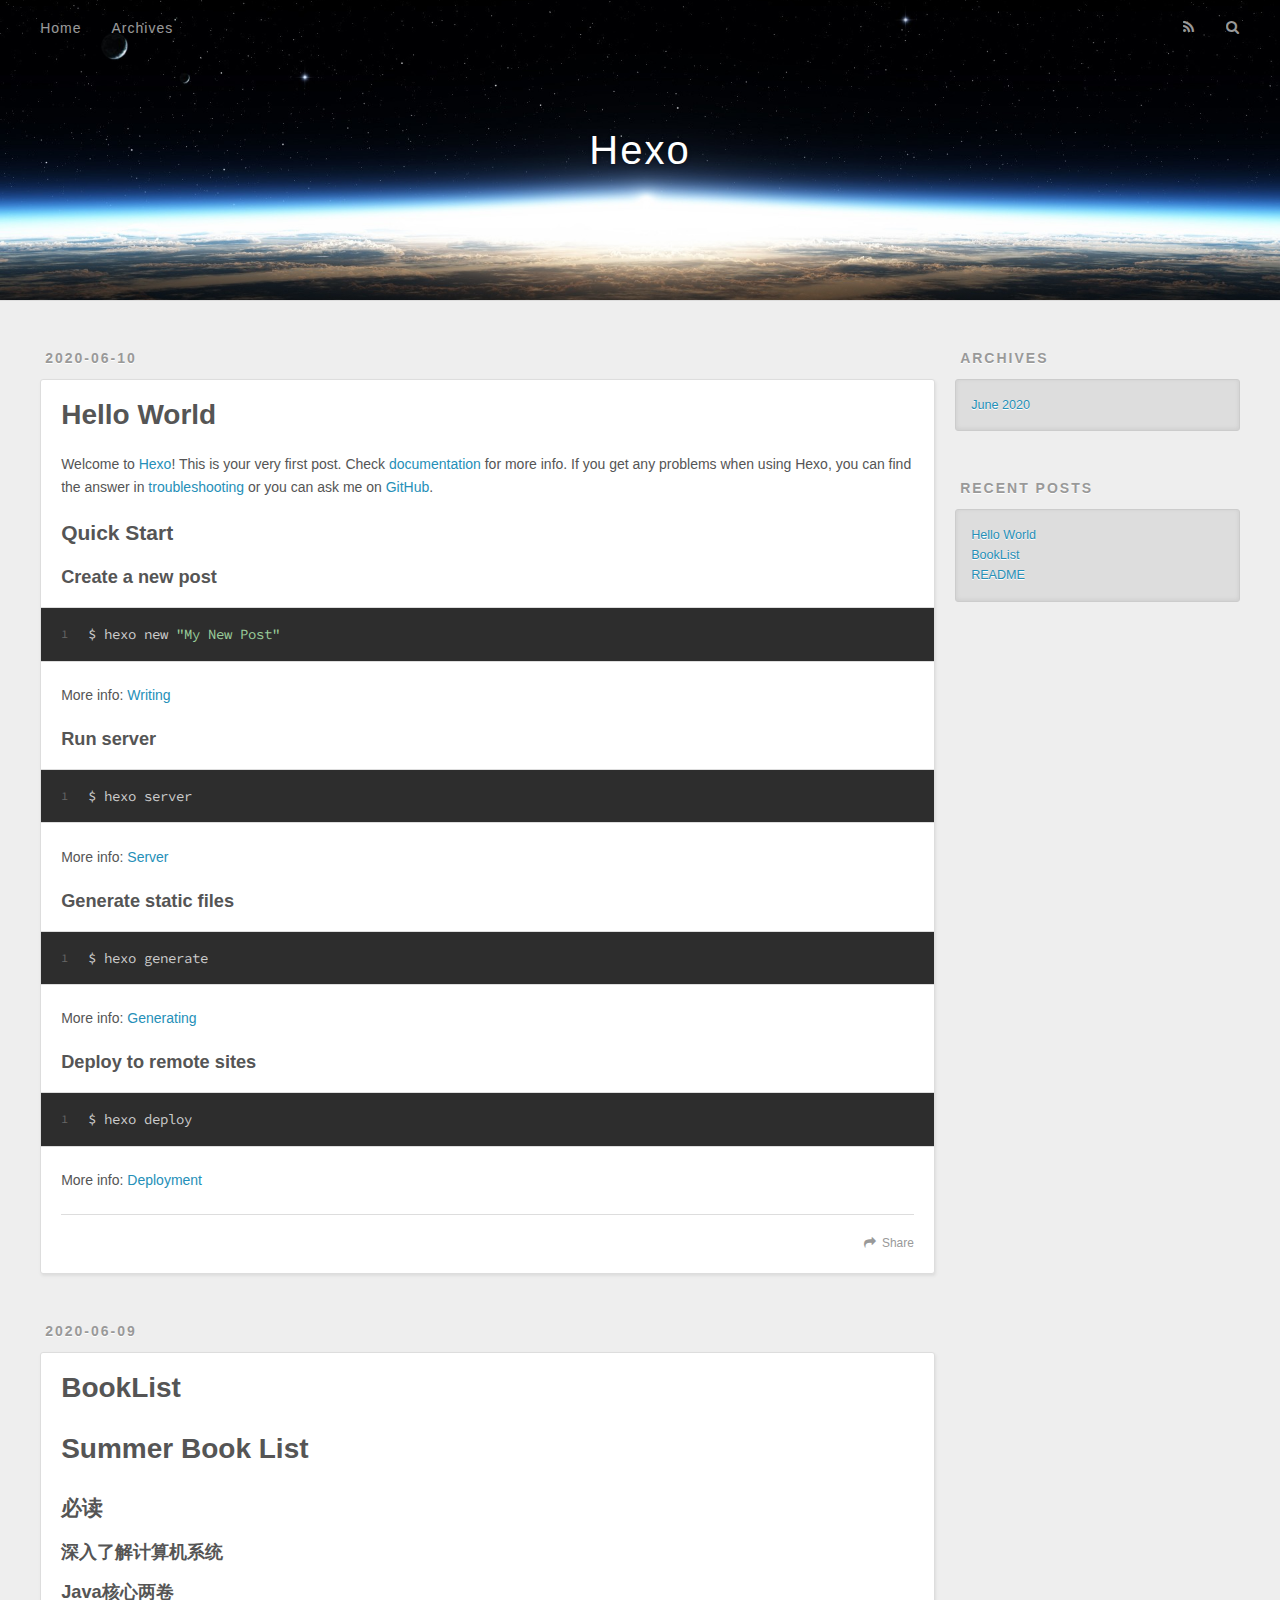
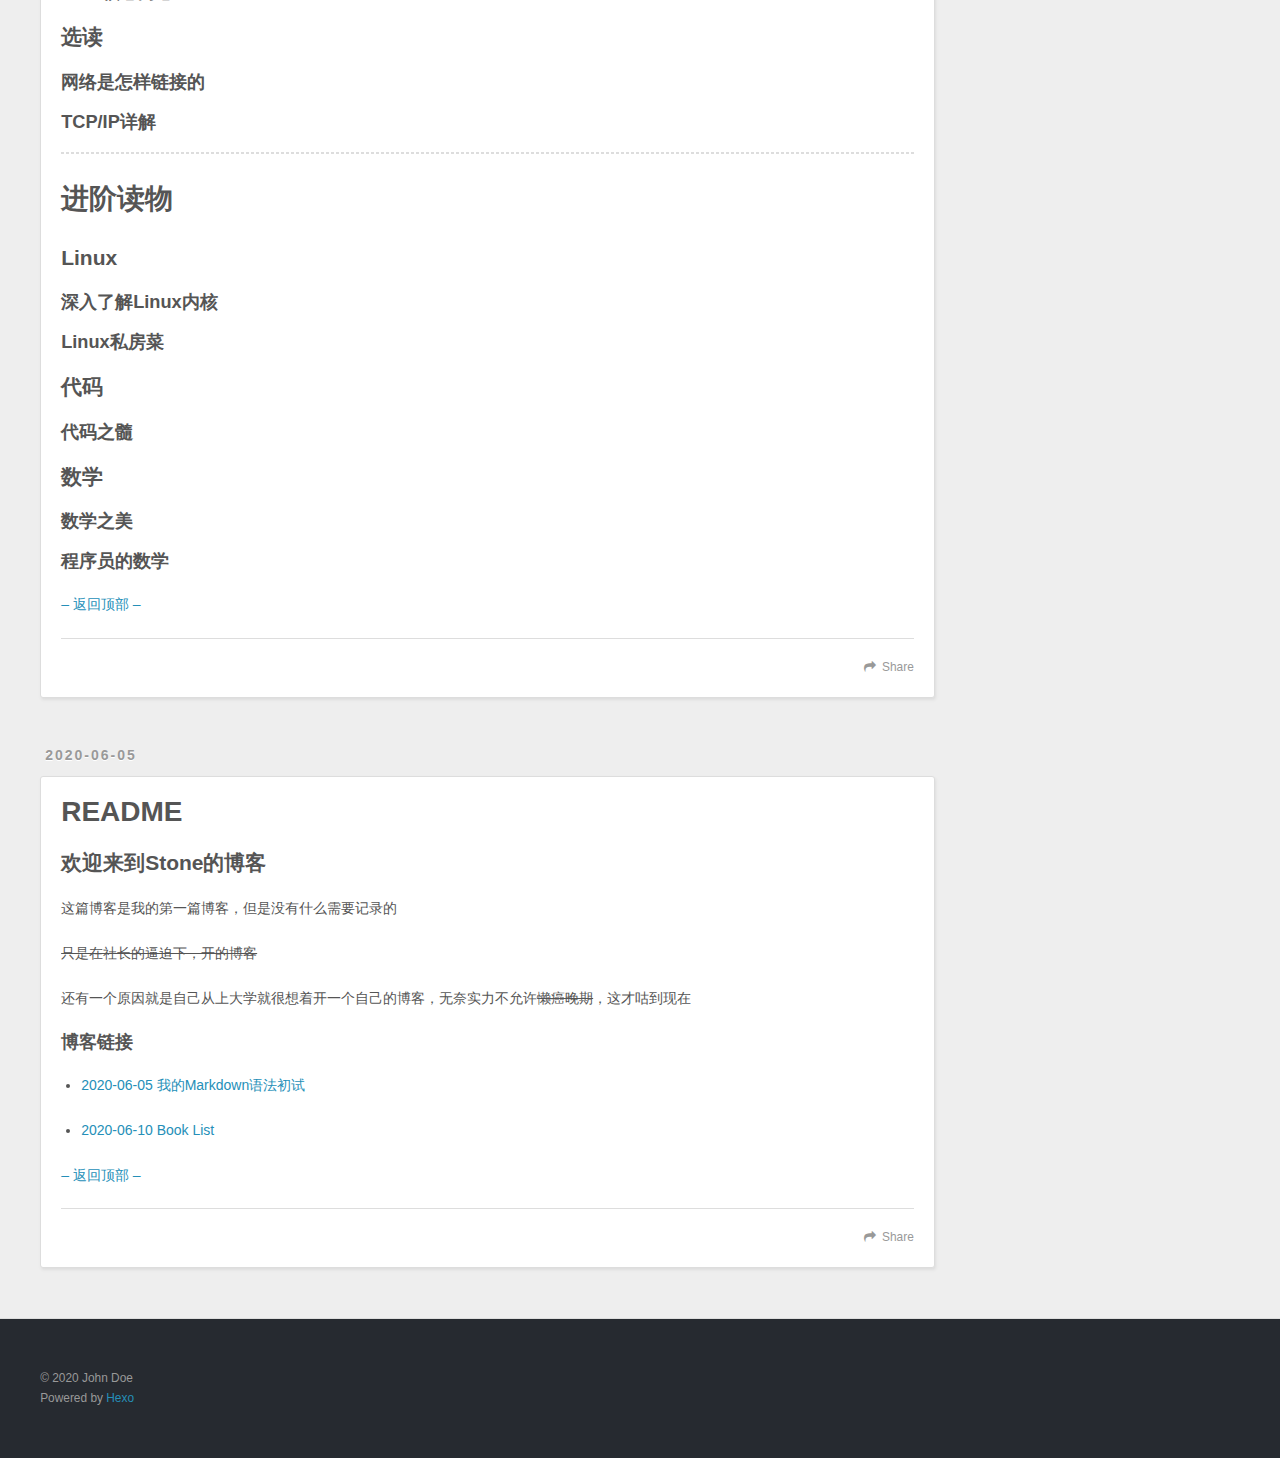
<file: index.html>
<!DOCTYPE html>
<html>
<head>
  <meta charset="utf-8">
  

  
  <title>Hexo</title>
  <meta name="viewport" content="width=device-width, initial-scale=1, maximum-scale=1">
  <meta property="og:type" content="website">
<meta property="og:title" content="Hexo">
<meta property="og:url" content="http://yoursite.com/index.html">
<meta property="og:site_name" content="Hexo">
<meta property="og:locale" content="en_US">
<meta property="article:author" content="John Doe">
<meta name="twitter:card" content="summary">
  
    <link rel="alternate" href="/atom.xml" title="Hexo" type="application/atom+xml">
  
  
    <link rel="icon" href="/favicon.png">
  
  
    <link href="//fonts.googleapis.com/css?family=Source+Code+Pro" rel="stylesheet" type="text/css">
  
  
<link rel="stylesheet" href="/css/style.css">

<meta name="generator" content="Hexo 4.2.1"></head>

<body>
  <div id="container">
    <div id="wrap">
      <header id="header">
  <div id="banner"></div>
  <div id="header-outer" class="outer">
    <div id="header-title" class="inner">
      <h1 id="logo-wrap">
        <a href="/" id="logo">Hexo</a>
      </h1>
      
    </div>
    <div id="header-inner" class="inner">
      <nav id="main-nav">
        <a id="main-nav-toggle" class="nav-icon"></a>
        
          <a class="main-nav-link" href="/">Home</a>
        
          <a class="main-nav-link" href="/archives">Archives</a>
        
      </nav>
      <nav id="sub-nav">
        
          <a id="nav-rss-link" class="nav-icon" href="/atom.xml" title="RSS Feed"></a>
        
        <a id="nav-search-btn" class="nav-icon" title="Search"></a>
      </nav>
      <div id="search-form-wrap">
        <form action="//google.com/search" method="get" accept-charset="UTF-8" class="search-form"><input type="search" name="q" class="search-form-input" placeholder="Search"><button type="submit" class="search-form-submit">&#xF002;</button><input type="hidden" name="sitesearch" value="http://yoursite.com"></form>
      </div>
    </div>
  </div>
</header>
      <div class="outer">
        <section id="main">
  
    <article id="post-hello-world" class="article article-type-post" itemscope itemprop="blogPost">
  <div class="article-meta">
    <a href="/2020/06/10/hello-world/" class="article-date">
  <time datetime="2020-06-09T16:35:31.147Z" itemprop="datePublished">2020-06-10</time>
</a>
    
  </div>
  <div class="article-inner">
    
    
      <header class="article-header">
        
  
    <h1 itemprop="name">
      <a class="article-title" href="/2020/06/10/hello-world/">Hello World</a>
    </h1>
  

      </header>
    
    <div class="article-entry" itemprop="articleBody">
      
        <p>Welcome to <a href="https://hexo.io/" target="_blank" rel="noopener">Hexo</a>! This is your very first post. Check <a href="https://hexo.io/docs/" target="_blank" rel="noopener">documentation</a> for more info. If you get any problems when using Hexo, you can find the answer in <a href="https://hexo.io/docs/troubleshooting.html" target="_blank" rel="noopener">troubleshooting</a> or you can ask me on <a href="https://github.com/hexojs/hexo/issues" target="_blank" rel="noopener">GitHub</a>.</p>
<h2 id="Quick-Start"><a href="#Quick-Start" class="headerlink" title="Quick Start"></a>Quick Start</h2><h3 id="Create-a-new-post"><a href="#Create-a-new-post" class="headerlink" title="Create a new post"></a>Create a new post</h3><figure class="highlight bash"><table><tr><td class="gutter"><pre><span class="line">1</span><br></pre></td><td class="code"><pre><span class="line">$ hexo new <span class="string">"My New Post"</span></span><br></pre></td></tr></table></figure>

<p>More info: <a href="https://hexo.io/docs/writing.html" target="_blank" rel="noopener">Writing</a></p>
<h3 id="Run-server"><a href="#Run-server" class="headerlink" title="Run server"></a>Run server</h3><figure class="highlight bash"><table><tr><td class="gutter"><pre><span class="line">1</span><br></pre></td><td class="code"><pre><span class="line">$ hexo server</span><br></pre></td></tr></table></figure>

<p>More info: <a href="https://hexo.io/docs/server.html" target="_blank" rel="noopener">Server</a></p>
<h3 id="Generate-static-files"><a href="#Generate-static-files" class="headerlink" title="Generate static files"></a>Generate static files</h3><figure class="highlight bash"><table><tr><td class="gutter"><pre><span class="line">1</span><br></pre></td><td class="code"><pre><span class="line">$ hexo generate</span><br></pre></td></tr></table></figure>

<p>More info: <a href="https://hexo.io/docs/generating.html" target="_blank" rel="noopener">Generating</a></p>
<h3 id="Deploy-to-remote-sites"><a href="#Deploy-to-remote-sites" class="headerlink" title="Deploy to remote sites"></a>Deploy to remote sites</h3><figure class="highlight bash"><table><tr><td class="gutter"><pre><span class="line">1</span><br></pre></td><td class="code"><pre><span class="line">$ hexo deploy</span><br></pre></td></tr></table></figure>

<p>More info: <a href="https://hexo.io/docs/one-command-deployment.html" target="_blank" rel="noopener">Deployment</a></p>

      
    </div>
    <footer class="article-footer">
      <a data-url="http://yoursite.com/2020/06/10/hello-world/" data-id="ckb85ptg2000038fm8ol55zme" class="article-share-link">Share</a>
      
      
    </footer>
  </div>
  
</article>


  
    <article id="post-BookList" class="article article-type-post" itemscope itemprop="blogPost">
  <div class="article-meta">
    <a href="/2020/06/09/BookList/" class="article-date">
  <time datetime="2020-06-09T15:31:34.102Z" itemprop="datePublished">2020-06-09</time>
</a>
    
  </div>
  <div class="article-inner">
    
    
      <header class="article-header">
        
  
    <h1 itemprop="name">
      <a class="article-title" href="/2020/06/09/BookList/">BookList</a>
    </h1>
  

      </header>
    
    <div class="article-entry" itemprop="articleBody">
      
        <h1 id="Summer-Book-List"><a href="#Summer-Book-List" class="headerlink" title="Summer Book List"></a>Summer Book List</h1><h2 id="必读"><a href="#必读" class="headerlink" title="必读"></a>必读</h2><h3 id="深入了解计算机系统"><a href="#深入了解计算机系统" class="headerlink" title="深入了解计算机系统"></a>深入了解计算机系统</h3><h3 id="Java核心两卷"><a href="#Java核心两卷" class="headerlink" title="Java核心两卷"></a>Java核心两卷</h3><h2 id="选读"><a href="#选读" class="headerlink" title="选读"></a>选读</h2><h3 id="网络是怎样链接的"><a href="#网络是怎样链接的" class="headerlink" title="网络是怎样链接的"></a>网络是怎样链接的</h3><h3 id="TCP-IP详解"><a href="#TCP-IP详解" class="headerlink" title="TCP/IP详解"></a>TCP/IP详解</h3><hr>
<h1 id="进阶读物"><a href="#进阶读物" class="headerlink" title="进阶读物"></a>进阶读物</h1><h2 id="Linux"><a href="#Linux" class="headerlink" title="Linux"></a>Linux</h2><h3 id="深入了解Linux内核"><a href="#深入了解Linux内核" class="headerlink" title="深入了解Linux内核"></a>深入了解Linux内核</h3><h3 id="Linux私房菜"><a href="#Linux私房菜" class="headerlink" title="Linux私房菜"></a>Linux私房菜</h3><h2 id="代码"><a href="#代码" class="headerlink" title="代码"></a>代码</h2><h3 id="代码之髓"><a href="#代码之髓" class="headerlink" title="代码之髓"></a>代码之髓</h3><h2 id="数学"><a href="#数学" class="headerlink" title="数学"></a>数学</h2><h3 id="数学之美"><a href="#数学之美" class="headerlink" title="数学之美"></a>数学之美</h3><h3 id="程序员的数学"><a href="#程序员的数学" class="headerlink" title="程序员的数学"></a>程序员的数学</h3><p><a href="javascript:scroll(0,0)">– 返回顶部 –</a></p>

      
    </div>
    <footer class="article-footer">
      <a data-url="http://yoursite.com/2020/06/09/BookList/" data-id="ckb85s61g00003ifmfu8fbkwq" class="article-share-link">Share</a>
      
      
    </footer>
  </div>
  
</article>


  
    <article id="post-README" class="article article-type-post" itemscope itemprop="blogPost">
  <div class="article-meta">
    <a href="/2020/06/05/README/" class="article-date">
  <time datetime="2020-06-05T11:27:31.193Z" itemprop="datePublished">2020-06-05</time>
</a>
    
  </div>
  <div class="article-inner">
    
    
      <header class="article-header">
        
  
    <h1 itemprop="name">
      <a class="article-title" href="/2020/06/05/README/">README</a>
    </h1>
  

      </header>
    
    <div class="article-entry" itemprop="articleBody">
      
        <h2 id="欢迎来到Stone的博客"><a href="#欢迎来到Stone的博客" class="headerlink" title="欢迎来到Stone的博客"></a>欢迎来到Stone的博客</h2><p>这篇博客是我的第一篇博客，但是没有什么需要记录的</p>
<p><del>只是在社长的逼迫下，开的博客</del></p>
<p>还有一个原因就是自己从上大学就很想着开一个自己的博客，无奈实力不允许<del>懒癌晚期</del>，这才咕到现在</p>
<h3 id="博客链接"><a href="#博客链接" class="headerlink" title="博客链接"></a>博客链接</h3><ul>
<li><p><a href="https://github.com/XSTStone/blog.github.io/blob/master/%23%23%20%E6%88%91%E7%9A%84Markdown%E8%AF%AD%E6%B3%95%E5%88%9D%E5%AD%A6%E4%B9%A0%20%23%23.md" target="_blank">2020-06-05 我的Markdown语法初试</a></p>
</li>
<li><p><a href="https://github.com/XSTStone/blog.github.io/blob/master/BookList.md#" target="_blank" rel="noopener" traget="_blank">2020-06-10 Book List</a></p>
</li>
</ul>
<p><a href="javascript:scroll(0,0)">– 返回顶部 –</a></p>

      
    </div>
    <footer class="article-footer">
      <a data-url="http://yoursite.com/2020/06/05/README/" data-id="ckb85s61k00013ifm3uu74mk8" class="article-share-link">Share</a>
      
      
    </footer>
  </div>
  
</article>


  


</section>
        
          <aside id="sidebar">
  
    

  
    

  
    
  
    
  <div class="widget-wrap">
    <h3 class="widget-title">Archives</h3>
    <div class="widget">
      <ul class="archive-list"><li class="archive-list-item"><a class="archive-list-link" href="/archives/2020/06/">June 2020</a></li></ul>
    </div>
  </div>


  
    
  <div class="widget-wrap">
    <h3 class="widget-title">Recent Posts</h3>
    <div class="widget">
      <ul>
        
          <li>
            <a href="/2020/06/10/hello-world/">Hello World</a>
          </li>
        
          <li>
            <a href="/2020/06/09/BookList/">BookList</a>
          </li>
        
          <li>
            <a href="/2020/06/05/README/">README</a>
          </li>
        
      </ul>
    </div>
  </div>

  
</aside>
        
      </div>
      <footer id="footer">
  
  <div class="outer">
    <div id="footer-info" class="inner">
      &copy; 2020 John Doe<br>
      Powered by <a href="http://hexo.io/" target="_blank">Hexo</a>
    </div>
  </div>
</footer>
    </div>
    <nav id="mobile-nav">
  
    <a href="/" class="mobile-nav-link">Home</a>
  
    <a href="/archives" class="mobile-nav-link">Archives</a>
  
</nav>
    

<script src="//ajax.googleapis.com/ajax/libs/jquery/2.0.3/jquery.min.js"></script>


  
<link rel="stylesheet" href="/fancybox/jquery.fancybox.css">

  
<script src="/fancybox/jquery.fancybox.pack.js"></script>




<script src="/js/script.js"></script>




  </div>
</body>
</html>
</file>
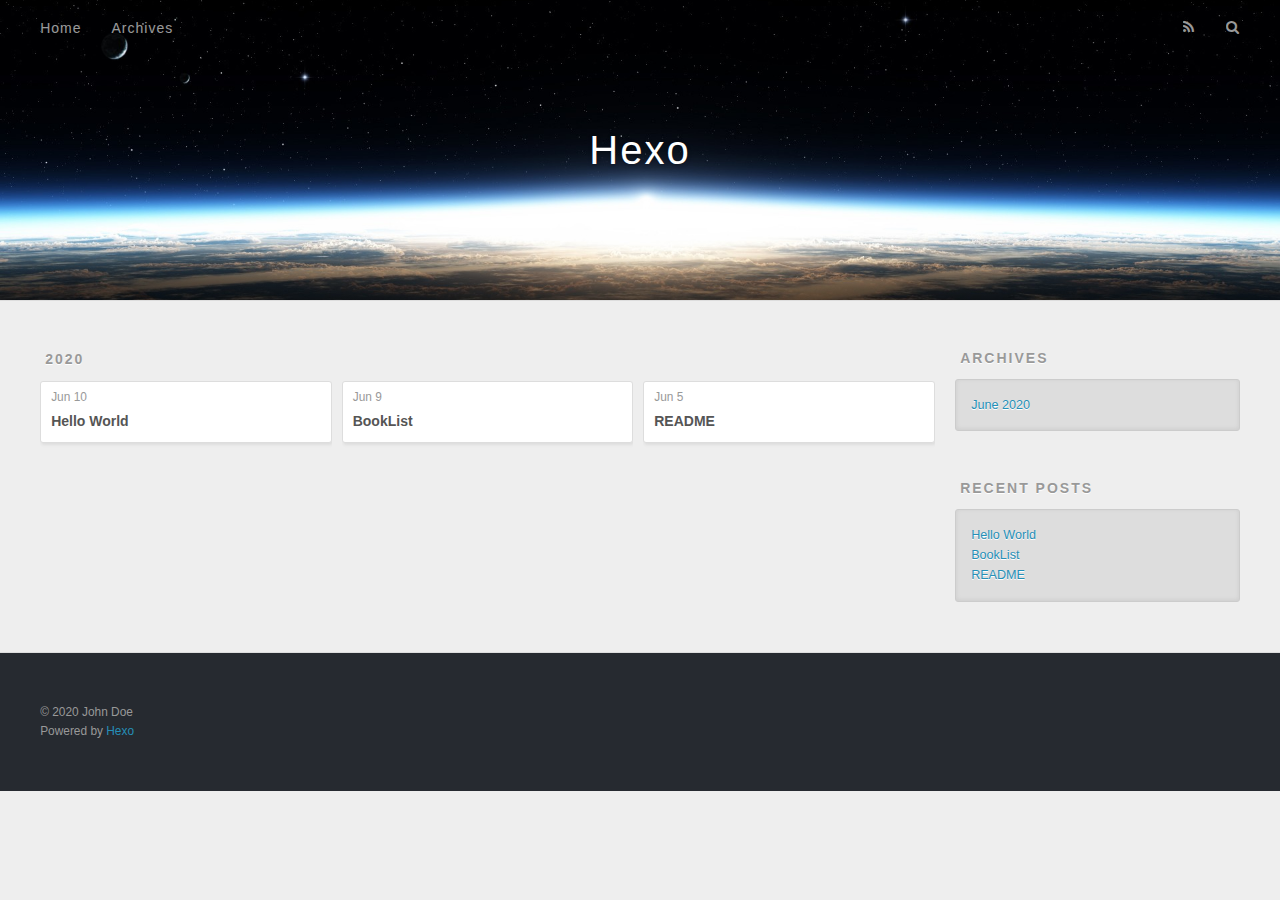
<file: archives/index.html>
<!DOCTYPE html>
<html>
<head>
  <meta charset="utf-8">
  

  
  <title>Archives | Hexo</title>
  <meta name="viewport" content="width=device-width, initial-scale=1, maximum-scale=1">
  <meta property="og:type" content="website">
<meta property="og:title" content="Hexo">
<meta property="og:url" content="http://yoursite.com/archives/index.html">
<meta property="og:site_name" content="Hexo">
<meta property="og:locale" content="en_US">
<meta property="article:author" content="John Doe">
<meta name="twitter:card" content="summary">
  
    <link rel="alternate" href="/atom.xml" title="Hexo" type="application/atom+xml">
  
  
    <link rel="icon" href="/favicon.png">
  
  
    <link href="//fonts.googleapis.com/css?family=Source+Code+Pro" rel="stylesheet" type="text/css">
  
  
<link rel="stylesheet" href="/css/style.css">

<meta name="generator" content="Hexo 4.2.1"></head>

<body>
  <div id="container">
    <div id="wrap">
      <header id="header">
  <div id="banner"></div>
  <div id="header-outer" class="outer">
    <div id="header-title" class="inner">
      <h1 id="logo-wrap">
        <a href="/" id="logo">Hexo</a>
      </h1>
      
    </div>
    <div id="header-inner" class="inner">
      <nav id="main-nav">
        <a id="main-nav-toggle" class="nav-icon"></a>
        
          <a class="main-nav-link" href="/">Home</a>
        
          <a class="main-nav-link" href="/archives">Archives</a>
        
      </nav>
      <nav id="sub-nav">
        
          <a id="nav-rss-link" class="nav-icon" href="/atom.xml" title="RSS Feed"></a>
        
        <a id="nav-search-btn" class="nav-icon" title="Search"></a>
      </nav>
      <div id="search-form-wrap">
        <form action="//google.com/search" method="get" accept-charset="UTF-8" class="search-form"><input type="search" name="q" class="search-form-input" placeholder="Search"><button type="submit" class="search-form-submit">&#xF002;</button><input type="hidden" name="sitesearch" value="http://yoursite.com"></form>
      </div>
    </div>
  </div>
</header>
      <div class="outer">
        <section id="main">
  
  
    
    
      
      
      <section class="archives-wrap">
        <div class="archive-year-wrap">
          <a href="/archives/2020" class="archive-year">2020</a>
        </div>
        <div class="archives">
    
    <article class="archive-article archive-type-post">
  <div class="archive-article-inner">
    <header class="archive-article-header">
      <a href="/2020/06/10/hello-world/" class="archive-article-date">
  <time datetime="2020-06-09T16:35:31.147Z" itemprop="datePublished">Jun 10</time>
</a>
      
  
    <h1 itemprop="name">
      <a class="archive-article-title" href="/2020/06/10/hello-world/">Hello World</a>
    </h1>
  

    </header>
  </div>
</article>
  
    
    
    <article class="archive-article archive-type-post">
  <div class="archive-article-inner">
    <header class="archive-article-header">
      <a href="/2020/06/09/BookList/" class="archive-article-date">
  <time datetime="2020-06-09T15:31:34.102Z" itemprop="datePublished">Jun 9</time>
</a>
      
  
    <h1 itemprop="name">
      <a class="archive-article-title" href="/2020/06/09/BookList/">BookList</a>
    </h1>
  

    </header>
  </div>
</article>
  
    
    
    <article class="archive-article archive-type-post">
  <div class="archive-article-inner">
    <header class="archive-article-header">
      <a href="/2020/06/05/README/" class="archive-article-date">
  <time datetime="2020-06-05T11:27:31.193Z" itemprop="datePublished">Jun 5</time>
</a>
      
  
    <h1 itemprop="name">
      <a class="archive-article-title" href="/2020/06/05/README/">README</a>
    </h1>
  

    </header>
  </div>
</article>
  
  
    </div></section>
  


</section>
        
          <aside id="sidebar">
  
    

  
    

  
    
  
    
  <div class="widget-wrap">
    <h3 class="widget-title">Archives</h3>
    <div class="widget">
      <ul class="archive-list"><li class="archive-list-item"><a class="archive-list-link" href="/archives/2020/06/">June 2020</a></li></ul>
    </div>
  </div>


  
    
  <div class="widget-wrap">
    <h3 class="widget-title">Recent Posts</h3>
    <div class="widget">
      <ul>
        
          <li>
            <a href="/2020/06/10/hello-world/">Hello World</a>
          </li>
        
          <li>
            <a href="/2020/06/09/BookList/">BookList</a>
          </li>
        
          <li>
            <a href="/2020/06/05/README/">README</a>
          </li>
        
      </ul>
    </div>
  </div>

  
</aside>
        
      </div>
      <footer id="footer">
  
  <div class="outer">
    <div id="footer-info" class="inner">
      &copy; 2020 John Doe<br>
      Powered by <a href="http://hexo.io/" target="_blank">Hexo</a>
    </div>
  </div>
</footer>
    </div>
    <nav id="mobile-nav">
  
    <a href="/" class="mobile-nav-link">Home</a>
  
    <a href="/archives" class="mobile-nav-link">Archives</a>
  
</nav>
    

<script src="//ajax.googleapis.com/ajax/libs/jquery/2.0.3/jquery.min.js"></script>


  
<link rel="stylesheet" href="/fancybox/jquery.fancybox.css">

  
<script src="/fancybox/jquery.fancybox.pack.js"></script>




<script src="/js/script.js"></script>




  </div>
</body>
</html>
</file>
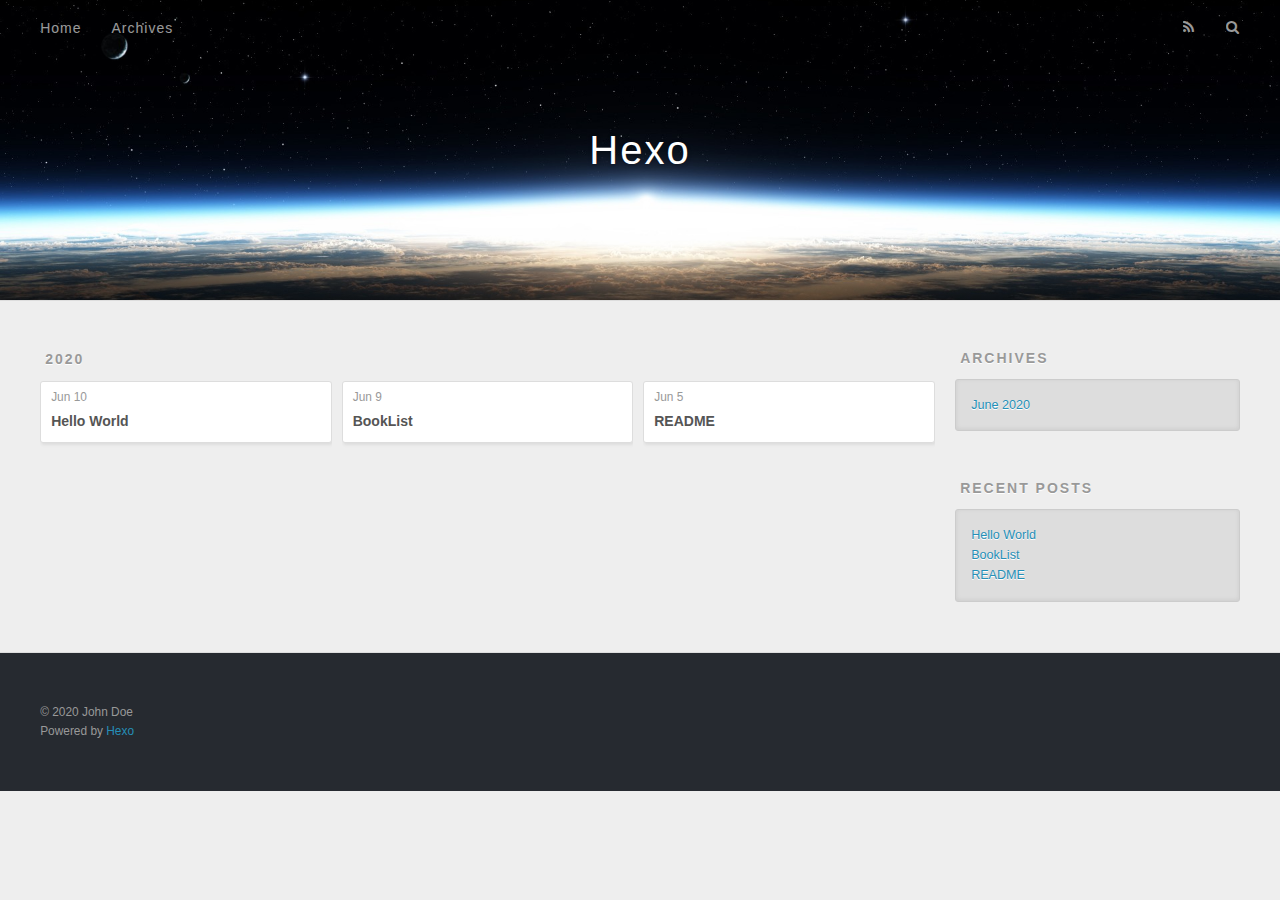
<file: archives/2020/index.html>
<!DOCTYPE html>
<html>
<head>
  <meta charset="utf-8">
  

  
  <title>Archives: 2020 | Hexo</title>
  <meta name="viewport" content="width=device-width, initial-scale=1, maximum-scale=1">
  <meta property="og:type" content="website">
<meta property="og:title" content="Hexo">
<meta property="og:url" content="http://yoursite.com/archives/2020/index.html">
<meta property="og:site_name" content="Hexo">
<meta property="og:locale" content="en_US">
<meta property="article:author" content="John Doe">
<meta name="twitter:card" content="summary">
  
    <link rel="alternate" href="/atom.xml" title="Hexo" type="application/atom+xml">
  
  
    <link rel="icon" href="/favicon.png">
  
  
    <link href="//fonts.googleapis.com/css?family=Source+Code+Pro" rel="stylesheet" type="text/css">
  
  
<link rel="stylesheet" href="/css/style.css">

<meta name="generator" content="Hexo 4.2.1"></head>

<body>
  <div id="container">
    <div id="wrap">
      <header id="header">
  <div id="banner"></div>
  <div id="header-outer" class="outer">
    <div id="header-title" class="inner">
      <h1 id="logo-wrap">
        <a href="/" id="logo">Hexo</a>
      </h1>
      
    </div>
    <div id="header-inner" class="inner">
      <nav id="main-nav">
        <a id="main-nav-toggle" class="nav-icon"></a>
        
          <a class="main-nav-link" href="/">Home</a>
        
          <a class="main-nav-link" href="/archives">Archives</a>
        
      </nav>
      <nav id="sub-nav">
        
          <a id="nav-rss-link" class="nav-icon" href="/atom.xml" title="RSS Feed"></a>
        
        <a id="nav-search-btn" class="nav-icon" title="Search"></a>
      </nav>
      <div id="search-form-wrap">
        <form action="//google.com/search" method="get" accept-charset="UTF-8" class="search-form"><input type="search" name="q" class="search-form-input" placeholder="Search"><button type="submit" class="search-form-submit">&#xF002;</button><input type="hidden" name="sitesearch" value="http://yoursite.com"></form>
      </div>
    </div>
  </div>
</header>
      <div class="outer">
        <section id="main">
  
  
    
    
      
      
      <section class="archives-wrap">
        <div class="archive-year-wrap">
          <a href="/archives/2020" class="archive-year">2020</a>
        </div>
        <div class="archives">
    
    <article class="archive-article archive-type-post">
  <div class="archive-article-inner">
    <header class="archive-article-header">
      <a href="/2020/06/10/hello-world/" class="archive-article-date">
  <time datetime="2020-06-09T16:35:31.147Z" itemprop="datePublished">Jun 10</time>
</a>
      
  
    <h1 itemprop="name">
      <a class="archive-article-title" href="/2020/06/10/hello-world/">Hello World</a>
    </h1>
  

    </header>
  </div>
</article>
  
    
    
    <article class="archive-article archive-type-post">
  <div class="archive-article-inner">
    <header class="archive-article-header">
      <a href="/2020/06/09/BookList/" class="archive-article-date">
  <time datetime="2020-06-09T15:31:34.102Z" itemprop="datePublished">Jun 9</time>
</a>
      
  
    <h1 itemprop="name">
      <a class="archive-article-title" href="/2020/06/09/BookList/">BookList</a>
    </h1>
  

    </header>
  </div>
</article>
  
    
    
    <article class="archive-article archive-type-post">
  <div class="archive-article-inner">
    <header class="archive-article-header">
      <a href="/2020/06/05/README/" class="archive-article-date">
  <time datetime="2020-06-05T11:27:31.193Z" itemprop="datePublished">Jun 5</time>
</a>
      
  
    <h1 itemprop="name">
      <a class="archive-article-title" href="/2020/06/05/README/">README</a>
    </h1>
  

    </header>
  </div>
</article>
  
  
    </div></section>
  


</section>
        
          <aside id="sidebar">
  
    

  
    

  
    
  
    
  <div class="widget-wrap">
    <h3 class="widget-title">Archives</h3>
    <div class="widget">
      <ul class="archive-list"><li class="archive-list-item"><a class="archive-list-link" href="/archives/2020/06/">June 2020</a></li></ul>
    </div>
  </div>


  
    
  <div class="widget-wrap">
    <h3 class="widget-title">Recent Posts</h3>
    <div class="widget">
      <ul>
        
          <li>
            <a href="/2020/06/10/hello-world/">Hello World</a>
          </li>
        
          <li>
            <a href="/2020/06/09/BookList/">BookList</a>
          </li>
        
          <li>
            <a href="/2020/06/05/README/">README</a>
          </li>
        
      </ul>
    </div>
  </div>

  
</aside>
        
      </div>
      <footer id="footer">
  
  <div class="outer">
    <div id="footer-info" class="inner">
      &copy; 2020 John Doe<br>
      Powered by <a href="http://hexo.io/" target="_blank">Hexo</a>
    </div>
  </div>
</footer>
    </div>
    <nav id="mobile-nav">
  
    <a href="/" class="mobile-nav-link">Home</a>
  
    <a href="/archives" class="mobile-nav-link">Archives</a>
  
</nav>
    

<script src="//ajax.googleapis.com/ajax/libs/jquery/2.0.3/jquery.min.js"></script>


  
<link rel="stylesheet" href="/fancybox/jquery.fancybox.css">

  
<script src="/fancybox/jquery.fancybox.pack.js"></script>




<script src="/js/script.js"></script>




  </div>
</body>
</html>
</file>
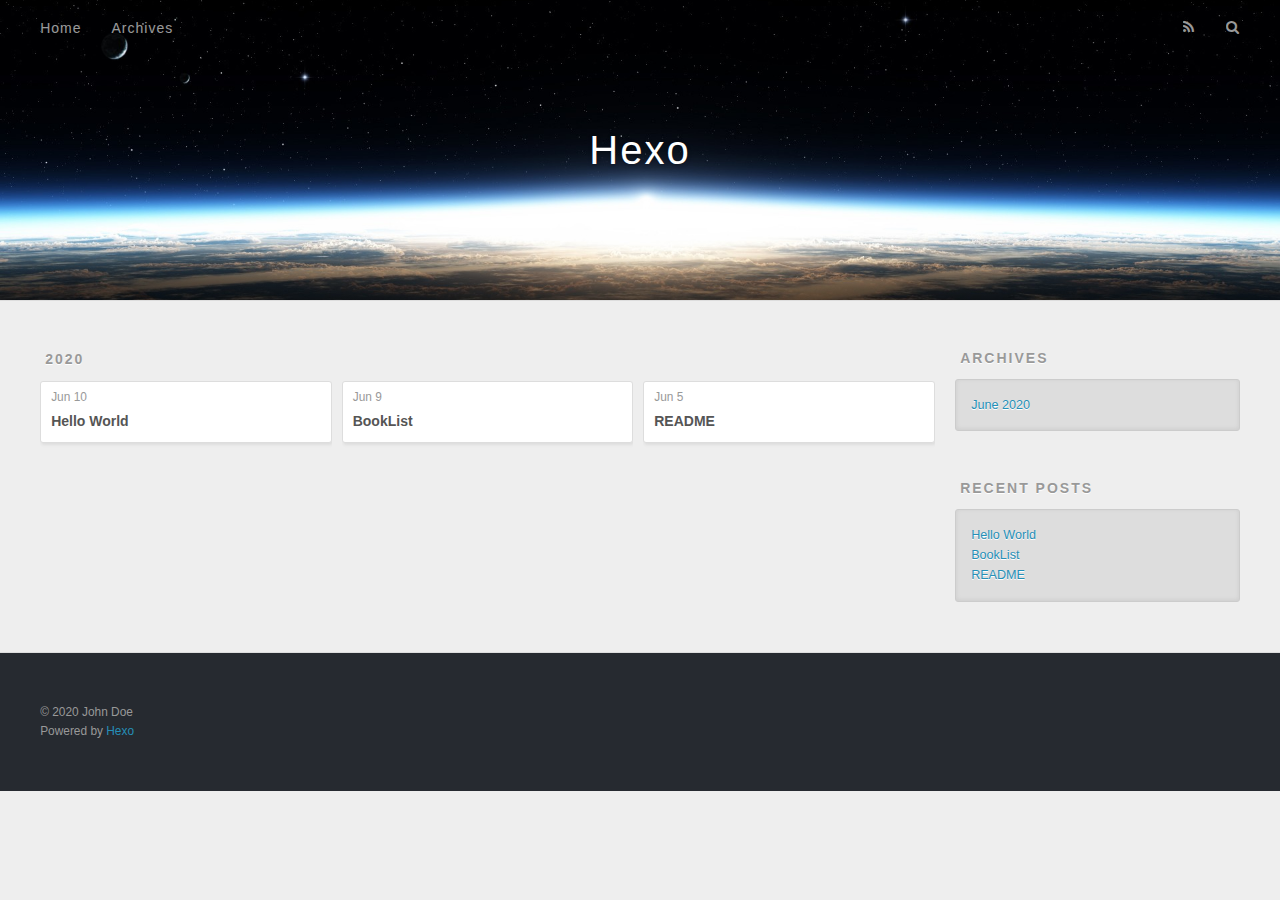
<file: archives/2020/06/index.html>
<!DOCTYPE html>
<html>
<head>
  <meta charset="utf-8">
  

  
  <title>Archives: 2020/6 | Hexo</title>
  <meta name="viewport" content="width=device-width, initial-scale=1, maximum-scale=1">
  <meta property="og:type" content="website">
<meta property="og:title" content="Hexo">
<meta property="og:url" content="http://yoursite.com/archives/2020/06/index.html">
<meta property="og:site_name" content="Hexo">
<meta property="og:locale" content="en_US">
<meta property="article:author" content="John Doe">
<meta name="twitter:card" content="summary">
  
    <link rel="alternate" href="/atom.xml" title="Hexo" type="application/atom+xml">
  
  
    <link rel="icon" href="/favicon.png">
  
  
    <link href="//fonts.googleapis.com/css?family=Source+Code+Pro" rel="stylesheet" type="text/css">
  
  
<link rel="stylesheet" href="/css/style.css">

<meta name="generator" content="Hexo 4.2.1"></head>

<body>
  <div id="container">
    <div id="wrap">
      <header id="header">
  <div id="banner"></div>
  <div id="header-outer" class="outer">
    <div id="header-title" class="inner">
      <h1 id="logo-wrap">
        <a href="/" id="logo">Hexo</a>
      </h1>
      
    </div>
    <div id="header-inner" class="inner">
      <nav id="main-nav">
        <a id="main-nav-toggle" class="nav-icon"></a>
        
          <a class="main-nav-link" href="/">Home</a>
        
          <a class="main-nav-link" href="/archives">Archives</a>
        
      </nav>
      <nav id="sub-nav">
        
          <a id="nav-rss-link" class="nav-icon" href="/atom.xml" title="RSS Feed"></a>
        
        <a id="nav-search-btn" class="nav-icon" title="Search"></a>
      </nav>
      <div id="search-form-wrap">
        <form action="//google.com/search" method="get" accept-charset="UTF-8" class="search-form"><input type="search" name="q" class="search-form-input" placeholder="Search"><button type="submit" class="search-form-submit">&#xF002;</button><input type="hidden" name="sitesearch" value="http://yoursite.com"></form>
      </div>
    </div>
  </div>
</header>
      <div class="outer">
        <section id="main">
  
  
    
    
      
      
      <section class="archives-wrap">
        <div class="archive-year-wrap">
          <a href="/archives/2020" class="archive-year">2020</a>
        </div>
        <div class="archives">
    
    <article class="archive-article archive-type-post">
  <div class="archive-article-inner">
    <header class="archive-article-header">
      <a href="/2020/06/10/hello-world/" class="archive-article-date">
  <time datetime="2020-06-09T16:35:31.147Z" itemprop="datePublished">Jun 10</time>
</a>
      
  
    <h1 itemprop="name">
      <a class="archive-article-title" href="/2020/06/10/hello-world/">Hello World</a>
    </h1>
  

    </header>
  </div>
</article>
  
    
    
    <article class="archive-article archive-type-post">
  <div class="archive-article-inner">
    <header class="archive-article-header">
      <a href="/2020/06/09/BookList/" class="archive-article-date">
  <time datetime="2020-06-09T15:31:34.102Z" itemprop="datePublished">Jun 9</time>
</a>
      
  
    <h1 itemprop="name">
      <a class="archive-article-title" href="/2020/06/09/BookList/">BookList</a>
    </h1>
  

    </header>
  </div>
</article>
  
    
    
    <article class="archive-article archive-type-post">
  <div class="archive-article-inner">
    <header class="archive-article-header">
      <a href="/2020/06/05/README/" class="archive-article-date">
  <time datetime="2020-06-05T11:27:31.193Z" itemprop="datePublished">Jun 5</time>
</a>
      
  
    <h1 itemprop="name">
      <a class="archive-article-title" href="/2020/06/05/README/">README</a>
    </h1>
  

    </header>
  </div>
</article>
  
  
    </div></section>
  


</section>
        
          <aside id="sidebar">
  
    

  
    

  
    
  
    
  <div class="widget-wrap">
    <h3 class="widget-title">Archives</h3>
    <div class="widget">
      <ul class="archive-list"><li class="archive-list-item"><a class="archive-list-link" href="/archives/2020/06/">June 2020</a></li></ul>
    </div>
  </div>


  
    
  <div class="widget-wrap">
    <h3 class="widget-title">Recent Posts</h3>
    <div class="widget">
      <ul>
        
          <li>
            <a href="/2020/06/10/hello-world/">Hello World</a>
          </li>
        
          <li>
            <a href="/2020/06/09/BookList/">BookList</a>
          </li>
        
          <li>
            <a href="/2020/06/05/README/">README</a>
          </li>
        
      </ul>
    </div>
  </div>

  
</aside>
        
      </div>
      <footer id="footer">
  
  <div class="outer">
    <div id="footer-info" class="inner">
      &copy; 2020 John Doe<br>
      Powered by <a href="http://hexo.io/" target="_blank">Hexo</a>
    </div>
  </div>
</footer>
    </div>
    <nav id="mobile-nav">
  
    <a href="/" class="mobile-nav-link">Home</a>
  
    <a href="/archives" class="mobile-nav-link">Archives</a>
  
</nav>
    

<script src="//ajax.googleapis.com/ajax/libs/jquery/2.0.3/jquery.min.js"></script>


  
<link rel="stylesheet" href="/fancybox/jquery.fancybox.css">

  
<script src="/fancybox/jquery.fancybox.pack.js"></script>




<script src="/js/script.js"></script>




  </div>
</body>
</html>
</file>
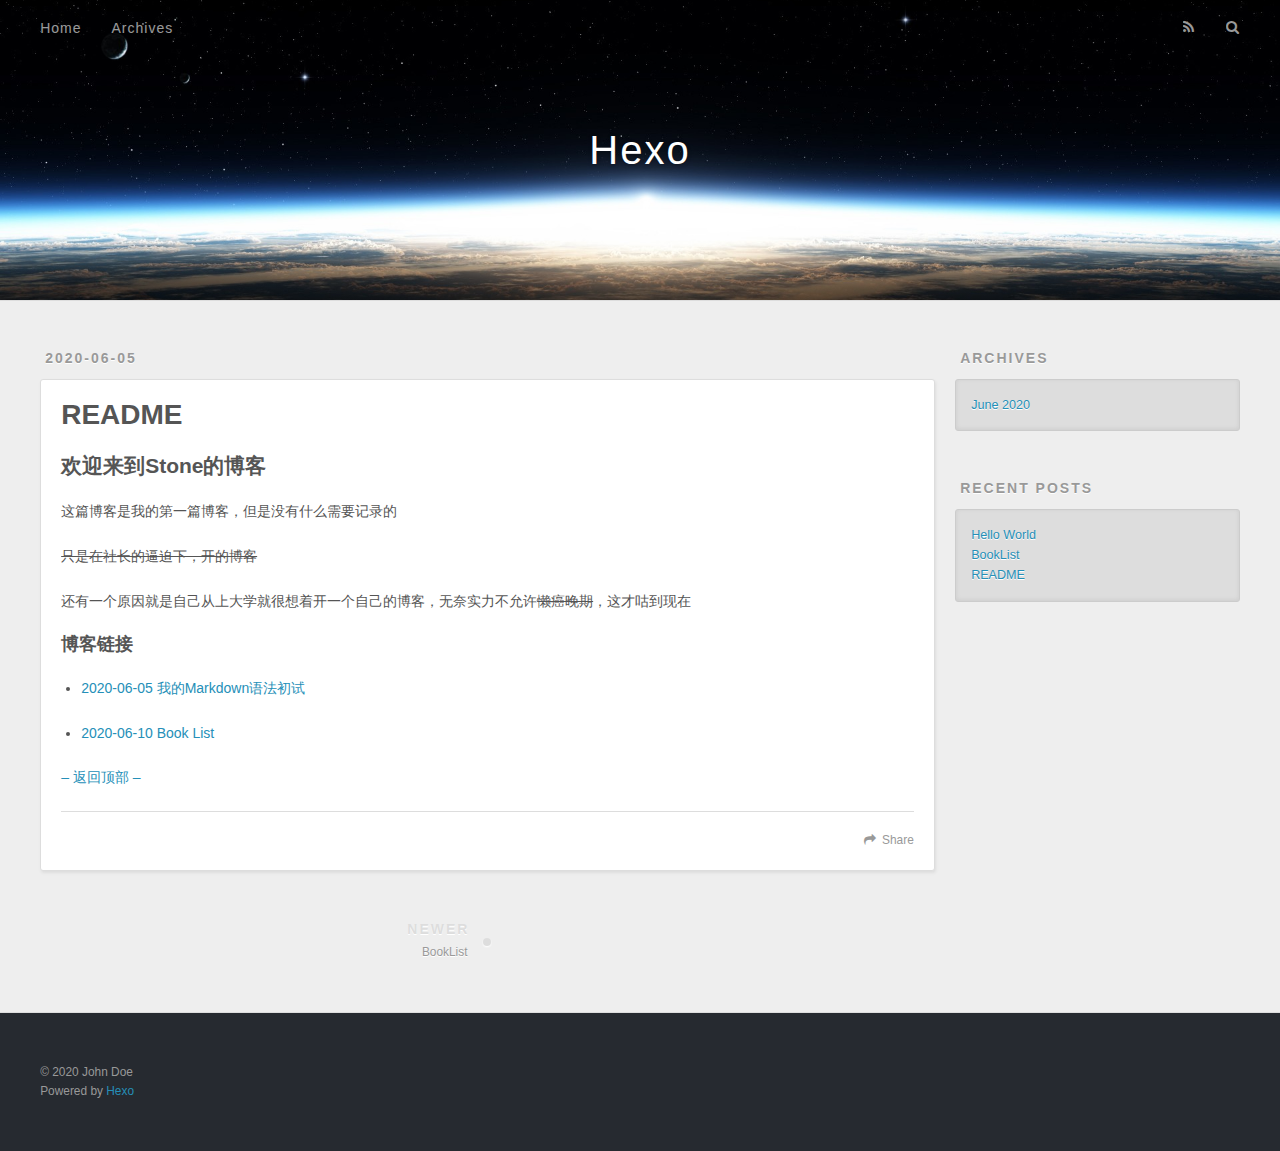
<file: 2020/06/05/README/index.html>
<!DOCTYPE html>
<html>
<head>
  <meta charset="utf-8">
  

  
  <title>README | Hexo</title>
  <meta name="viewport" content="width=device-width, initial-scale=1, maximum-scale=1">
  <meta name="description" content="欢迎来到Stone的博客这篇博客是我的第一篇博客，但是没有什么需要记录的 只是在社长的逼迫下，开的博客 还有一个原因就是自己从上大学就很想着开一个自己的博客，无奈实力不允许懒癌晚期，这才咕到现在 博客链接 2020-06-05 我的Markdown语法初试  2020-06-10 Book List   – 返回顶部 –">
<meta property="og:type" content="article">
<meta property="og:title" content="README">
<meta property="og:url" content="http://yoursite.com/2020/06/05/README/index.html">
<meta property="og:site_name" content="Hexo">
<meta property="og:description" content="欢迎来到Stone的博客这篇博客是我的第一篇博客，但是没有什么需要记录的 只是在社长的逼迫下，开的博客 还有一个原因就是自己从上大学就很想着开一个自己的博客，无奈实力不允许懒癌晚期，这才咕到现在 博客链接 2020-06-05 我的Markdown语法初试  2020-06-10 Book List   – 返回顶部 –">
<meta property="og:locale" content="en_US">
<meta property="article:published_time" content="2020-06-05T11:27:31.193Z">
<meta property="article:modified_time" content="2020-06-09T16:18:07.577Z">
<meta property="article:author" content="John Doe">
<meta name="twitter:card" content="summary">
  
    <link rel="alternate" href="/atom.xml" title="Hexo" type="application/atom+xml">
  
  
    <link rel="icon" href="/favicon.png">
  
  
    <link href="//fonts.googleapis.com/css?family=Source+Code+Pro" rel="stylesheet" type="text/css">
  
  
<link rel="stylesheet" href="/css/style.css">

<meta name="generator" content="Hexo 4.2.1"></head>

<body>
  <div id="container">
    <div id="wrap">
      <header id="header">
  <div id="banner"></div>
  <div id="header-outer" class="outer">
    <div id="header-title" class="inner">
      <h1 id="logo-wrap">
        <a href="/" id="logo">Hexo</a>
      </h1>
      
    </div>
    <div id="header-inner" class="inner">
      <nav id="main-nav">
        <a id="main-nav-toggle" class="nav-icon"></a>
        
          <a class="main-nav-link" href="/">Home</a>
        
          <a class="main-nav-link" href="/archives">Archives</a>
        
      </nav>
      <nav id="sub-nav">
        
          <a id="nav-rss-link" class="nav-icon" href="/atom.xml" title="RSS Feed"></a>
        
        <a id="nav-search-btn" class="nav-icon" title="Search"></a>
      </nav>
      <div id="search-form-wrap">
        <form action="//google.com/search" method="get" accept-charset="UTF-8" class="search-form"><input type="search" name="q" class="search-form-input" placeholder="Search"><button type="submit" class="search-form-submit">&#xF002;</button><input type="hidden" name="sitesearch" value="http://yoursite.com"></form>
      </div>
    </div>
  </div>
</header>
      <div class="outer">
        <section id="main"><article id="post-README" class="article article-type-post" itemscope itemprop="blogPost">
  <div class="article-meta">
    <a href="/2020/06/05/README/" class="article-date">
  <time datetime="2020-06-05T11:27:31.193Z" itemprop="datePublished">2020-06-05</time>
</a>
    
  </div>
  <div class="article-inner">
    
    
      <header class="article-header">
        
  
    <h1 class="article-title" itemprop="name">
      README
    </h1>
  

      </header>
    
    <div class="article-entry" itemprop="articleBody">
      
        <h2 id="欢迎来到Stone的博客"><a href="#欢迎来到Stone的博客" class="headerlink" title="欢迎来到Stone的博客"></a>欢迎来到Stone的博客</h2><p>这篇博客是我的第一篇博客，但是没有什么需要记录的</p>
<p><del>只是在社长的逼迫下，开的博客</del></p>
<p>还有一个原因就是自己从上大学就很想着开一个自己的博客，无奈实力不允许<del>懒癌晚期</del>，这才咕到现在</p>
<h3 id="博客链接"><a href="#博客链接" class="headerlink" title="博客链接"></a>博客链接</h3><ul>
<li><p><a href="https://github.com/XSTStone/blog.github.io/blob/master/%23%23%20%E6%88%91%E7%9A%84Markdown%E8%AF%AD%E6%B3%95%E5%88%9D%E5%AD%A6%E4%B9%A0%20%23%23.md" target="_blank">2020-06-05 我的Markdown语法初试</a></p>
</li>
<li><p><a href="https://github.com/XSTStone/blog.github.io/blob/master/BookList.md#" target="_blank" rel="noopener" traget="_blank">2020-06-10 Book List</a></p>
</li>
</ul>
<p><a href="javascript:scroll(0,0)">– 返回顶部 –</a></p>

      
    </div>
    <footer class="article-footer">
      <a data-url="http://yoursite.com/2020/06/05/README/" data-id="ckb85s61k00013ifm3uu74mk8" class="article-share-link">Share</a>
      
      
    </footer>
  </div>
  
    
<nav id="article-nav">
  
    <a href="/2020/06/09/BookList/" id="article-nav-newer" class="article-nav-link-wrap">
      <strong class="article-nav-caption">Newer</strong>
      <div class="article-nav-title">
        
          BookList
        
      </div>
    </a>
  
  
</nav>

  
</article>

</section>
        
          <aside id="sidebar">
  
    

  
    

  
    
  
    
  <div class="widget-wrap">
    <h3 class="widget-title">Archives</h3>
    <div class="widget">
      <ul class="archive-list"><li class="archive-list-item"><a class="archive-list-link" href="/archives/2020/06/">June 2020</a></li></ul>
    </div>
  </div>


  
    
  <div class="widget-wrap">
    <h3 class="widget-title">Recent Posts</h3>
    <div class="widget">
      <ul>
        
          <li>
            <a href="/2020/06/10/hello-world/">Hello World</a>
          </li>
        
          <li>
            <a href="/2020/06/09/BookList/">BookList</a>
          </li>
        
          <li>
            <a href="/2020/06/05/README/">README</a>
          </li>
        
      </ul>
    </div>
  </div>

  
</aside>
        
      </div>
      <footer id="footer">
  
  <div class="outer">
    <div id="footer-info" class="inner">
      &copy; 2020 John Doe<br>
      Powered by <a href="http://hexo.io/" target="_blank">Hexo</a>
    </div>
  </div>
</footer>
    </div>
    <nav id="mobile-nav">
  
    <a href="/" class="mobile-nav-link">Home</a>
  
    <a href="/archives" class="mobile-nav-link">Archives</a>
  
</nav>
    

<script src="//ajax.googleapis.com/ajax/libs/jquery/2.0.3/jquery.min.js"></script>


  
<link rel="stylesheet" href="/fancybox/jquery.fancybox.css">

  
<script src="/fancybox/jquery.fancybox.pack.js"></script>




<script src="/js/script.js"></script>




  </div>
</body>
</html>
</file>
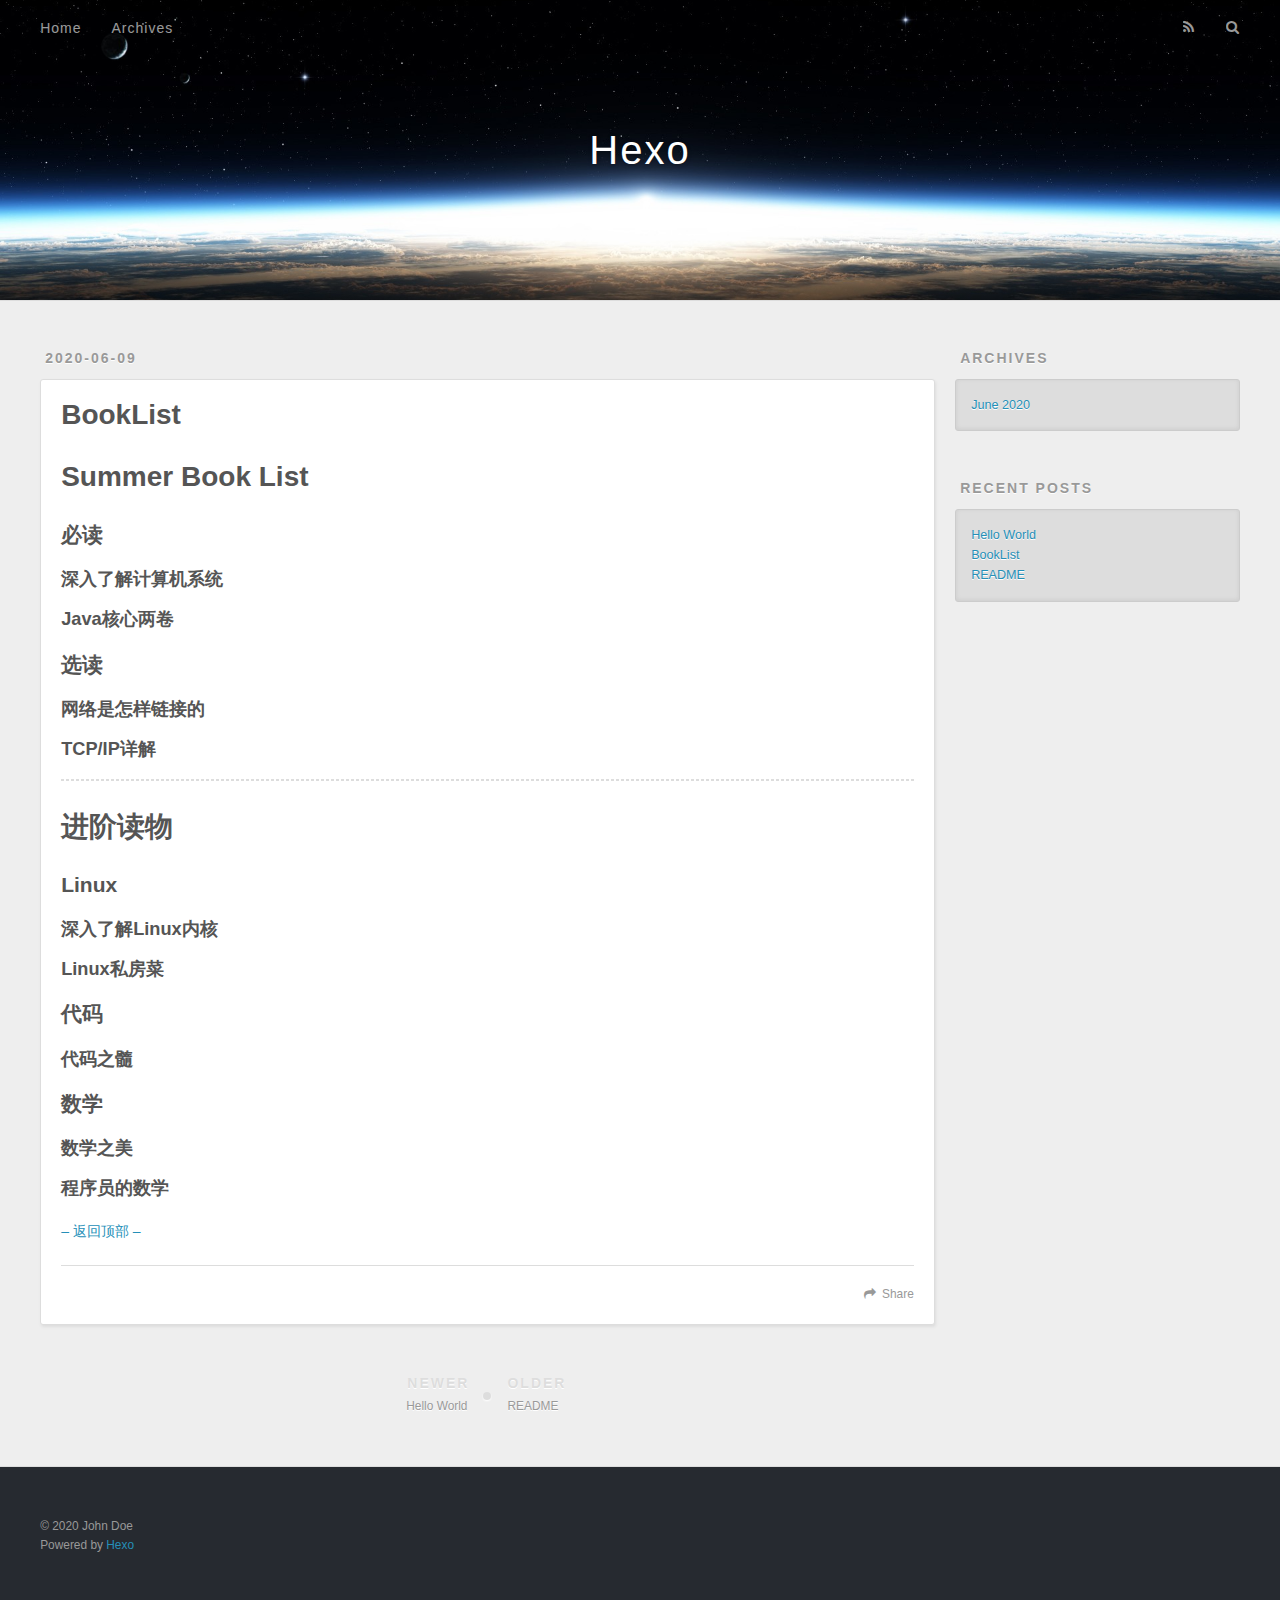
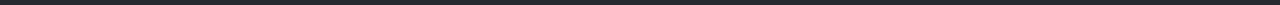
<file: 2020/06/09/BookList/index.html>
<!DOCTYPE html>
<html>
<head>
  <meta charset="utf-8">
  

  
  <title>BookList | Hexo</title>
  <meta name="viewport" content="width=device-width, initial-scale=1, maximum-scale=1">
  <meta name="description" content="Summer Book List必读深入了解计算机系统Java核心两卷选读网络是怎样链接的TCP&#x2F;IP详解 进阶读物Linux深入了解Linux内核Linux私房菜代码代码之髓数学数学之美程序员的数学– 返回顶部 –">
<meta property="og:type" content="article">
<meta property="og:title" content="BookList">
<meta property="og:url" content="http://yoursite.com/2020/06/09/BookList/index.html">
<meta property="og:site_name" content="Hexo">
<meta property="og:description" content="Summer Book List必读深入了解计算机系统Java核心两卷选读网络是怎样链接的TCP&#x2F;IP详解 进阶读物Linux深入了解Linux内核Linux私房菜代码代码之髓数学数学之美程序员的数学– 返回顶部 –">
<meta property="og:locale" content="en_US">
<meta property="article:published_time" content="2020-06-09T15:31:34.102Z">
<meta property="article:modified_time" content="2020-06-09T16:18:07.577Z">
<meta property="article:author" content="John Doe">
<meta name="twitter:card" content="summary">
  
    <link rel="alternate" href="/atom.xml" title="Hexo" type="application/atom+xml">
  
  
    <link rel="icon" href="/favicon.png">
  
  
    <link href="//fonts.googleapis.com/css?family=Source+Code+Pro" rel="stylesheet" type="text/css">
  
  
<link rel="stylesheet" href="/css/style.css">

<meta name="generator" content="Hexo 4.2.1"></head>

<body>
  <div id="container">
    <div id="wrap">
      <header id="header">
  <div id="banner"></div>
  <div id="header-outer" class="outer">
    <div id="header-title" class="inner">
      <h1 id="logo-wrap">
        <a href="/" id="logo">Hexo</a>
      </h1>
      
    </div>
    <div id="header-inner" class="inner">
      <nav id="main-nav">
        <a id="main-nav-toggle" class="nav-icon"></a>
        
          <a class="main-nav-link" href="/">Home</a>
        
          <a class="main-nav-link" href="/archives">Archives</a>
        
      </nav>
      <nav id="sub-nav">
        
          <a id="nav-rss-link" class="nav-icon" href="/atom.xml" title="RSS Feed"></a>
        
        <a id="nav-search-btn" class="nav-icon" title="Search"></a>
      </nav>
      <div id="search-form-wrap">
        <form action="//google.com/search" method="get" accept-charset="UTF-8" class="search-form"><input type="search" name="q" class="search-form-input" placeholder="Search"><button type="submit" class="search-form-submit">&#xF002;</button><input type="hidden" name="sitesearch" value="http://yoursite.com"></form>
      </div>
    </div>
  </div>
</header>
      <div class="outer">
        <section id="main"><article id="post-BookList" class="article article-type-post" itemscope itemprop="blogPost">
  <div class="article-meta">
    <a href="/2020/06/09/BookList/" class="article-date">
  <time datetime="2020-06-09T15:31:34.102Z" itemprop="datePublished">2020-06-09</time>
</a>
    
  </div>
  <div class="article-inner">
    
    
      <header class="article-header">
        
  
    <h1 class="article-title" itemprop="name">
      BookList
    </h1>
  

      </header>
    
    <div class="article-entry" itemprop="articleBody">
      
        <h1 id="Summer-Book-List"><a href="#Summer-Book-List" class="headerlink" title="Summer Book List"></a>Summer Book List</h1><h2 id="必读"><a href="#必读" class="headerlink" title="必读"></a>必读</h2><h3 id="深入了解计算机系统"><a href="#深入了解计算机系统" class="headerlink" title="深入了解计算机系统"></a>深入了解计算机系统</h3><h3 id="Java核心两卷"><a href="#Java核心两卷" class="headerlink" title="Java核心两卷"></a>Java核心两卷</h3><h2 id="选读"><a href="#选读" class="headerlink" title="选读"></a>选读</h2><h3 id="网络是怎样链接的"><a href="#网络是怎样链接的" class="headerlink" title="网络是怎样链接的"></a>网络是怎样链接的</h3><h3 id="TCP-IP详解"><a href="#TCP-IP详解" class="headerlink" title="TCP/IP详解"></a>TCP/IP详解</h3><hr>
<h1 id="进阶读物"><a href="#进阶读物" class="headerlink" title="进阶读物"></a>进阶读物</h1><h2 id="Linux"><a href="#Linux" class="headerlink" title="Linux"></a>Linux</h2><h3 id="深入了解Linux内核"><a href="#深入了解Linux内核" class="headerlink" title="深入了解Linux内核"></a>深入了解Linux内核</h3><h3 id="Linux私房菜"><a href="#Linux私房菜" class="headerlink" title="Linux私房菜"></a>Linux私房菜</h3><h2 id="代码"><a href="#代码" class="headerlink" title="代码"></a>代码</h2><h3 id="代码之髓"><a href="#代码之髓" class="headerlink" title="代码之髓"></a>代码之髓</h3><h2 id="数学"><a href="#数学" class="headerlink" title="数学"></a>数学</h2><h3 id="数学之美"><a href="#数学之美" class="headerlink" title="数学之美"></a>数学之美</h3><h3 id="程序员的数学"><a href="#程序员的数学" class="headerlink" title="程序员的数学"></a>程序员的数学</h3><p><a href="javascript:scroll(0,0)">– 返回顶部 –</a></p>

      
    </div>
    <footer class="article-footer">
      <a data-url="http://yoursite.com/2020/06/09/BookList/" data-id="ckb85s61g00003ifmfu8fbkwq" class="article-share-link">Share</a>
      
      
    </footer>
  </div>
  
    
<nav id="article-nav">
  
    <a href="/2020/06/10/hello-world/" id="article-nav-newer" class="article-nav-link-wrap">
      <strong class="article-nav-caption">Newer</strong>
      <div class="article-nav-title">
        
          Hello World
        
      </div>
    </a>
  
  
    <a href="/2020/06/05/README/" id="article-nav-older" class="article-nav-link-wrap">
      <strong class="article-nav-caption">Older</strong>
      <div class="article-nav-title">README</div>
    </a>
  
</nav>

  
</article>

</section>
        
          <aside id="sidebar">
  
    

  
    

  
    
  
    
  <div class="widget-wrap">
    <h3 class="widget-title">Archives</h3>
    <div class="widget">
      <ul class="archive-list"><li class="archive-list-item"><a class="archive-list-link" href="/archives/2020/06/">June 2020</a></li></ul>
    </div>
  </div>


  
    
  <div class="widget-wrap">
    <h3 class="widget-title">Recent Posts</h3>
    <div class="widget">
      <ul>
        
          <li>
            <a href="/2020/06/10/hello-world/">Hello World</a>
          </li>
        
          <li>
            <a href="/2020/06/09/BookList/">BookList</a>
          </li>
        
          <li>
            <a href="/2020/06/05/README/">README</a>
          </li>
        
      </ul>
    </div>
  </div>

  
</aside>
        
      </div>
      <footer id="footer">
  
  <div class="outer">
    <div id="footer-info" class="inner">
      &copy; 2020 John Doe<br>
      Powered by <a href="http://hexo.io/" target="_blank">Hexo</a>
    </div>
  </div>
</footer>
    </div>
    <nav id="mobile-nav">
  
    <a href="/" class="mobile-nav-link">Home</a>
  
    <a href="/archives" class="mobile-nav-link">Archives</a>
  
</nav>
    

<script src="//ajax.googleapis.com/ajax/libs/jquery/2.0.3/jquery.min.js"></script>


  
<link rel="stylesheet" href="/fancybox/jquery.fancybox.css">

  
<script src="/fancybox/jquery.fancybox.pack.js"></script>




<script src="/js/script.js"></script>




  </div>
</body>
</html>
</file>
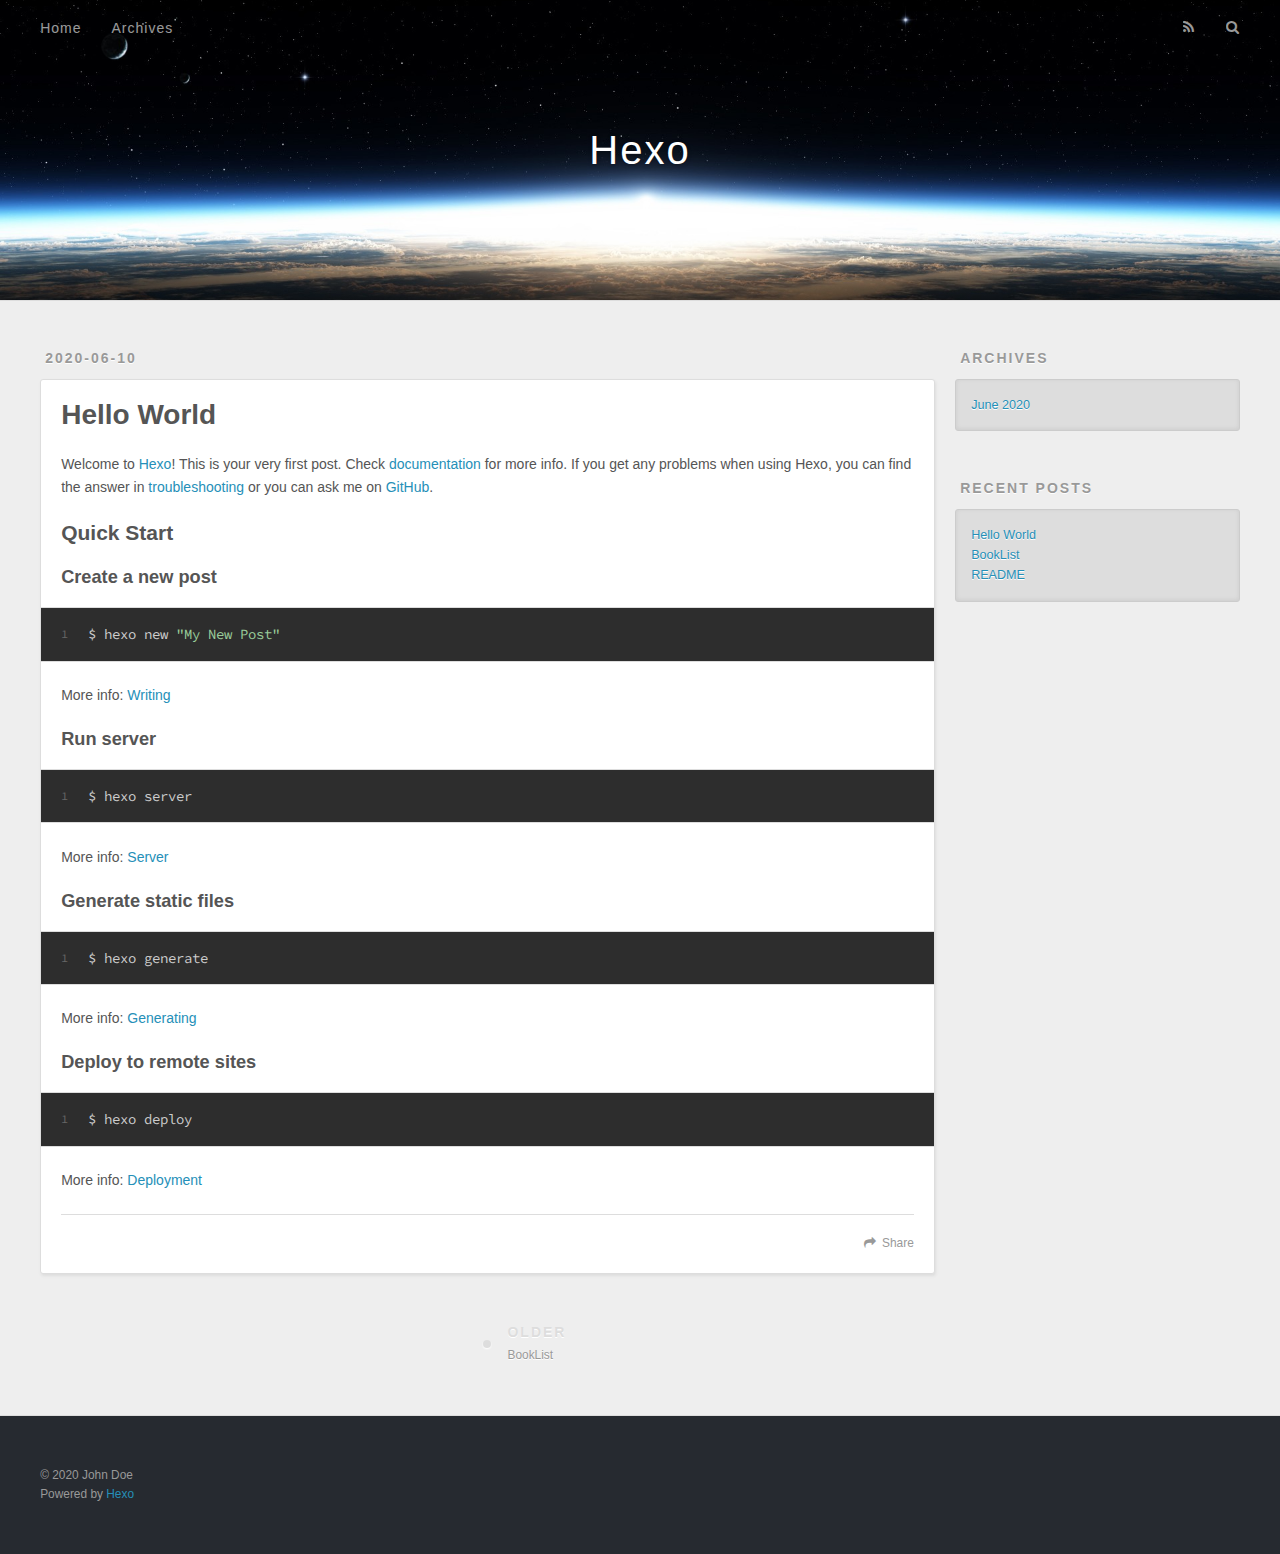
<file: 2020/06/10/hello-world/index.html>
<!DOCTYPE html>
<html>
<head>
  <meta charset="utf-8">
  

  
  <title>Hello World | Hexo</title>
  <meta name="viewport" content="width=device-width, initial-scale=1, maximum-scale=1">
  <meta name="description" content="Welcome to Hexo! This is your very first post. Check documentation for more info. If you get any problems when using Hexo, you can find the answer in troubleshooting or you can ask me on GitHub. Quick">
<meta property="og:type" content="article">
<meta property="og:title" content="Hello World">
<meta property="og:url" content="http://yoursite.com/2020/06/10/hello-world/index.html">
<meta property="og:site_name" content="Hexo">
<meta property="og:description" content="Welcome to Hexo! This is your very first post. Check documentation for more info. If you get any problems when using Hexo, you can find the answer in troubleshooting or you can ask me on GitHub. Quick">
<meta property="og:locale" content="en_US">
<meta property="article:published_time" content="2020-06-09T16:35:31.147Z">
<meta property="article:modified_time" content="2020-06-09T16:35:31.147Z">
<meta property="article:author" content="John Doe">
<meta name="twitter:card" content="summary">
  
    <link rel="alternate" href="/atom.xml" title="Hexo" type="application/atom+xml">
  
  
    <link rel="icon" href="/favicon.png">
  
  
    <link href="//fonts.googleapis.com/css?family=Source+Code+Pro" rel="stylesheet" type="text/css">
  
  
<link rel="stylesheet" href="/css/style.css">

<meta name="generator" content="Hexo 4.2.1"></head>

<body>
  <div id="container">
    <div id="wrap">
      <header id="header">
  <div id="banner"></div>
  <div id="header-outer" class="outer">
    <div id="header-title" class="inner">
      <h1 id="logo-wrap">
        <a href="/" id="logo">Hexo</a>
      </h1>
      
    </div>
    <div id="header-inner" class="inner">
      <nav id="main-nav">
        <a id="main-nav-toggle" class="nav-icon"></a>
        
          <a class="main-nav-link" href="/">Home</a>
        
          <a class="main-nav-link" href="/archives">Archives</a>
        
      </nav>
      <nav id="sub-nav">
        
          <a id="nav-rss-link" class="nav-icon" href="/atom.xml" title="RSS Feed"></a>
        
        <a id="nav-search-btn" class="nav-icon" title="Search"></a>
      </nav>
      <div id="search-form-wrap">
        <form action="//google.com/search" method="get" accept-charset="UTF-8" class="search-form"><input type="search" name="q" class="search-form-input" placeholder="Search"><button type="submit" class="search-form-submit">&#xF002;</button><input type="hidden" name="sitesearch" value="http://yoursite.com"></form>
      </div>
    </div>
  </div>
</header>
      <div class="outer">
        <section id="main"><article id="post-hello-world" class="article article-type-post" itemscope itemprop="blogPost">
  <div class="article-meta">
    <a href="/2020/06/10/hello-world/" class="article-date">
  <time datetime="2020-06-09T16:35:31.147Z" itemprop="datePublished">2020-06-10</time>
</a>
    
  </div>
  <div class="article-inner">
    
    
      <header class="article-header">
        
  
    <h1 class="article-title" itemprop="name">
      Hello World
    </h1>
  

      </header>
    
    <div class="article-entry" itemprop="articleBody">
      
        <p>Welcome to <a href="https://hexo.io/" target="_blank" rel="noopener">Hexo</a>! This is your very first post. Check <a href="https://hexo.io/docs/" target="_blank" rel="noopener">documentation</a> for more info. If you get any problems when using Hexo, you can find the answer in <a href="https://hexo.io/docs/troubleshooting.html" target="_blank" rel="noopener">troubleshooting</a> or you can ask me on <a href="https://github.com/hexojs/hexo/issues" target="_blank" rel="noopener">GitHub</a>.</p>
<h2 id="Quick-Start"><a href="#Quick-Start" class="headerlink" title="Quick Start"></a>Quick Start</h2><h3 id="Create-a-new-post"><a href="#Create-a-new-post" class="headerlink" title="Create a new post"></a>Create a new post</h3><figure class="highlight bash"><table><tr><td class="gutter"><pre><span class="line">1</span><br></pre></td><td class="code"><pre><span class="line">$ hexo new <span class="string">"My New Post"</span></span><br></pre></td></tr></table></figure>

<p>More info: <a href="https://hexo.io/docs/writing.html" target="_blank" rel="noopener">Writing</a></p>
<h3 id="Run-server"><a href="#Run-server" class="headerlink" title="Run server"></a>Run server</h3><figure class="highlight bash"><table><tr><td class="gutter"><pre><span class="line">1</span><br></pre></td><td class="code"><pre><span class="line">$ hexo server</span><br></pre></td></tr></table></figure>

<p>More info: <a href="https://hexo.io/docs/server.html" target="_blank" rel="noopener">Server</a></p>
<h3 id="Generate-static-files"><a href="#Generate-static-files" class="headerlink" title="Generate static files"></a>Generate static files</h3><figure class="highlight bash"><table><tr><td class="gutter"><pre><span class="line">1</span><br></pre></td><td class="code"><pre><span class="line">$ hexo generate</span><br></pre></td></tr></table></figure>

<p>More info: <a href="https://hexo.io/docs/generating.html" target="_blank" rel="noopener">Generating</a></p>
<h3 id="Deploy-to-remote-sites"><a href="#Deploy-to-remote-sites" class="headerlink" title="Deploy to remote sites"></a>Deploy to remote sites</h3><figure class="highlight bash"><table><tr><td class="gutter"><pre><span class="line">1</span><br></pre></td><td class="code"><pre><span class="line">$ hexo deploy</span><br></pre></td></tr></table></figure>

<p>More info: <a href="https://hexo.io/docs/one-command-deployment.html" target="_blank" rel="noopener">Deployment</a></p>

      
    </div>
    <footer class="article-footer">
      <a data-url="http://yoursite.com/2020/06/10/hello-world/" data-id="ckb85ptg2000038fm8ol55zme" class="article-share-link">Share</a>
      
      
    </footer>
  </div>
  
    
<nav id="article-nav">
  
  
    <a href="/2020/06/09/BookList/" id="article-nav-older" class="article-nav-link-wrap">
      <strong class="article-nav-caption">Older</strong>
      <div class="article-nav-title">BookList</div>
    </a>
  
</nav>

  
</article>

</section>
        
          <aside id="sidebar">
  
    

  
    

  
    
  
    
  <div class="widget-wrap">
    <h3 class="widget-title">Archives</h3>
    <div class="widget">
      <ul class="archive-list"><li class="archive-list-item"><a class="archive-list-link" href="/archives/2020/06/">June 2020</a></li></ul>
    </div>
  </div>


  
    
  <div class="widget-wrap">
    <h3 class="widget-title">Recent Posts</h3>
    <div class="widget">
      <ul>
        
          <li>
            <a href="/2020/06/10/hello-world/">Hello World</a>
          </li>
        
          <li>
            <a href="/2020/06/09/BookList/">BookList</a>
          </li>
        
          <li>
            <a href="/2020/06/05/README/">README</a>
          </li>
        
      </ul>
    </div>
  </div>

  
</aside>
        
      </div>
      <footer id="footer">
  
  <div class="outer">
    <div id="footer-info" class="inner">
      &copy; 2020 John Doe<br>
      Powered by <a href="http://hexo.io/" target="_blank">Hexo</a>
    </div>
  </div>
</footer>
    </div>
    <nav id="mobile-nav">
  
    <a href="/" class="mobile-nav-link">Home</a>
  
    <a href="/archives" class="mobile-nav-link">Archives</a>
  
</nav>
    

<script src="//ajax.googleapis.com/ajax/libs/jquery/2.0.3/jquery.min.js"></script>


  
<link rel="stylesheet" href="/fancybox/jquery.fancybox.css">

  
<script src="/fancybox/jquery.fancybox.pack.js"></script>




<script src="/js/script.js"></script>




  </div>
</body>
</html>
</file>
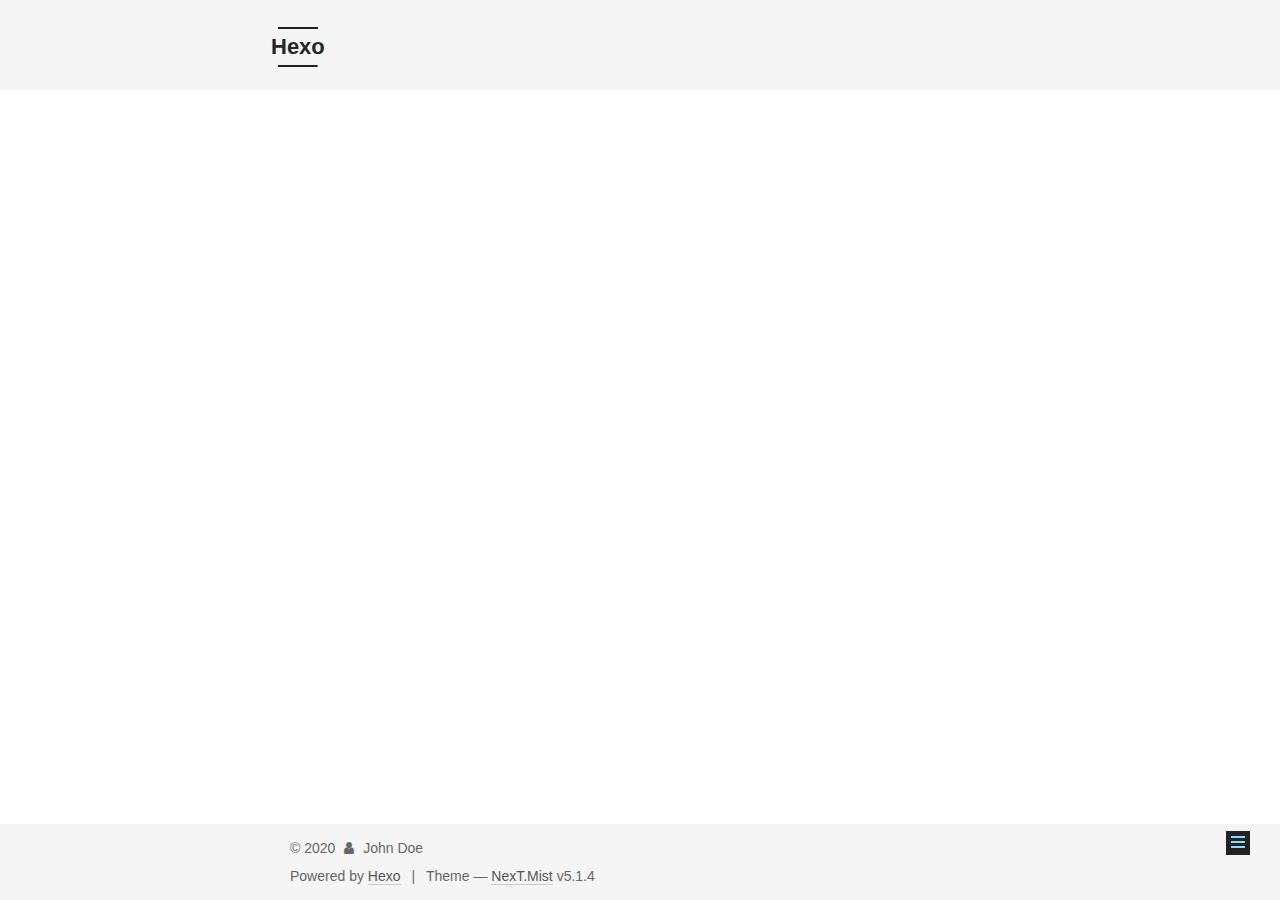
<file: 2020/06/12/Excel之折线图/index.html>
<!DOCTYPE html>



  


<html class="theme-next mist use-motion" lang="en">
<head>
  <meta charset="UTF-8"/>
<meta http-equiv="X-UA-Compatible" content="IE=edge" />
<meta name="viewport" content="width=device-width, initial-scale=1, maximum-scale=1"/>
<meta name="theme-color" content="#222">









<meta http-equiv="Cache-Control" content="no-transform" />
<meta http-equiv="Cache-Control" content="no-siteapp" />
















  
  
  <link href="/lib/fancybox/source/jquery.fancybox.css?v=2.1.5" rel="stylesheet" type="text/css" />







<link href="/lib/font-awesome/css/font-awesome.min.css?v=4.6.2" rel="stylesheet" type="text/css" />

<link href="/css/main.css?v=5.1.4" rel="stylesheet" type="text/css" />


  <link rel="apple-touch-icon" sizes="180x180" href="/images/apple-touch-icon-next.png?v=5.1.4">


  <link rel="icon" type="image/png" sizes="32x32" href="/images/favicon-32x32-next.png?v=5.1.4">


  <link rel="icon" type="image/png" sizes="16x16" href="/images/favicon-16x16-next.png?v=5.1.4">


  <link rel="mask-icon" href="/images/logo.svg?v=5.1.4" color="#222">





  <meta name="keywords" content="Hexo, NexT" />










<meta name="description" content="记录Excel如何画折线图在处理大雾实验时，需要用到Excel作折线图，仅以此博客防止自己忘记 第一步我们需要分别将X值和Y值列成两列输入Excel ![](1.png)">
<meta property="og:type" content="article">
<meta property="og:title" content="Excel之折线图">
<meta property="og:url" content="http://yoursite.com/2020/06/12/Excel%E4%B9%8B%E6%8A%98%E7%BA%BF%E5%9B%BE/index.html">
<meta property="og:site_name" content="Hexo">
<meta property="og:description" content="记录Excel如何画折线图在处理大雾实验时，需要用到Excel作折线图，仅以此博客防止自己忘记 第一步我们需要分别将X值和Y值列成两列输入Excel ![](1.png)">
<meta property="og:locale" content="en_US">
<meta property="article:published_time" content="2020-06-12T04:24:43.392Z">
<meta property="article:modified_time" content="2020-06-12T04:24:43.422Z">
<meta property="article:author" content="John Doe">
<meta name="twitter:card" content="summary">



<script type="text/javascript" id="hexo.configurations">
  var NexT = window.NexT || {};
  var CONFIG = {
    root: '/',
    scheme: 'Mist',
    version: '5.1.4',
    sidebar: {"position":"left","display":"post","offset":12,"b2t":false,"scrollpercent":false,"onmobile":false},
    fancybox: true,
    tabs: true,
    motion: {"enable":true,"async":false,"transition":{"post_block":"fadeIn","post_header":"slideDownIn","post_body":"slideDownIn","coll_header":"slideLeftIn","sidebar":"slideUpIn"}},
    duoshuo: {
      userId: '0',
      author: 'Author'
    },
    algolia: {
      applicationID: '',
      apiKey: '',
      indexName: '',
      hits: {"per_page":10},
      labels: {"input_placeholder":"Search for Posts","hits_empty":"We didn't find any results for the search: ${query}","hits_stats":"${hits} results found in ${time} ms"}
    }
  };
</script>



  <link rel="canonical" href="http://yoursite.com/2020/06/12/Excel之折线图/"/>





  <title>Excel之折线图 | Hexo</title>
  








<meta name="generator" content="Hexo 4.2.1"></head>

<body itemscope itemtype="http://schema.org/WebPage" lang="en">

  
  
    
  

  <div class="container sidebar-position-left page-post-detail">
    <div class="headband"></div>

    <header id="header" class="header" itemscope itemtype="http://schema.org/WPHeader">
      <div class="header-inner"><div class="site-brand-wrapper">
  <div class="site-meta ">
    

    <div class="custom-logo-site-title">
      <a href="/"  class="brand" rel="start">
        <span class="logo-line-before"><i></i></span>
        <span class="site-title">Hexo</span>
        <span class="logo-line-after"><i></i></span>
      </a>
    </div>
      
        <p class="site-subtitle"></p>
      
  </div>

  <div class="site-nav-toggle">
    <button>
      <span class="btn-bar"></span>
      <span class="btn-bar"></span>
      <span class="btn-bar"></span>
    </button>
  </div>
</div>

<nav class="site-nav">
  

  
    <ul id="menu" class="menu">
      
        
        <li class="menu-item menu-item-home">
          <a href="/%20" rel="section">
            
              <i class="menu-item-icon fa fa-fw fa-home"></i> <br />
            
            Home
          </a>
        </li>
      
        
        <li class="menu-item menu-item-archives">
          <a href="/archives/%20" rel="section">
            
              <i class="menu-item-icon fa fa-fw fa-archive"></i> <br />
            
            Archives
          </a>
        </li>
      

      
    </ul>
  

  
</nav>



 </div>
    </header>

    <main id="main" class="main">
      <div class="main-inner">
        <div class="content-wrap">
          <div id="content" class="content">
            

  <div id="posts" class="posts-expand">
    

  

  
  
  

  <article class="post post-type-normal" itemscope itemtype="http://schema.org/Article">
  
  
  
  <div class="post-block">
    <link itemprop="mainEntityOfPage" href="http://yoursite.com/2020/06/12/Excel%E4%B9%8B%E6%8A%98%E7%BA%BF%E5%9B%BE/">

    <span hidden itemprop="author" itemscope itemtype="http://schema.org/Person">
      <meta itemprop="name" content="John Doe">
      <meta itemprop="description" content="">
      <meta itemprop="image" content="/images/avatar.gif">
    </span>

    <span hidden itemprop="publisher" itemscope itemtype="http://schema.org/Organization">
      <meta itemprop="name" content="Hexo">
    </span>

    
      <header class="post-header">

        
        
          <h1 class="post-title" itemprop="name headline">Excel之折线图</h1>
        

        <div class="post-meta">
          <span class="post-time">
            
              <span class="post-meta-item-icon">
                <i class="fa fa-calendar-o"></i>
              </span>
              
                <span class="post-meta-item-text">Posted on</span>
              
              <time title="Post created" itemprop="dateCreated datePublished" datetime="2020-06-12T12:24:43+08:00">
                2020-06-12
              </time>
            

            

            
          </span>

          

          
            
          

          
          

          

          

          

        </div>
      </header>
    

    
    
    
    <div class="post-body" itemprop="articleBody">

      
      

      
        <h2 id="记录Excel如何画折线图"><a href="#记录Excel如何画折线图" class="headerlink" title="记录Excel如何画折线图"></a>记录Excel如何画折线图</h2><p>在处理大雾实验时，需要用到Excel作折线图，仅以此博客防止自己忘记</p>
<h3 id="第一步"><a href="#第一步" class="headerlink" title="第一步"></a>第一步</h3><pre><code>我们需要分别将X值和Y值列成两列输入Excel
![](1.png)</code></pre>
      
    </div>
    
    
    

    

    

    

    <footer class="post-footer">
      

      
      
      

      
        <div class="post-nav">
          <div class="post-nav-next post-nav-item">
            
              <a href="/2020/06/12/post-name/" rel="next" title="post_name">
                <i class="fa fa-chevron-left"></i> post_name
              </a>
            
          </div>

          <span class="post-nav-divider"></span>

          <div class="post-nav-prev post-nav-item">
            
          </div>
        </div>
      

      
      
    </footer>
  </div>
  
  
  
  </article>



    <div class="post-spread">
      
    </div>
  </div>


          </div>
          


          

  



        </div>
        
          
  
  <div class="sidebar-toggle">
    <div class="sidebar-toggle-line-wrap">
      <span class="sidebar-toggle-line sidebar-toggle-line-first"></span>
      <span class="sidebar-toggle-line sidebar-toggle-line-middle"></span>
      <span class="sidebar-toggle-line sidebar-toggle-line-last"></span>
    </div>
  </div>

  <aside id="sidebar" class="sidebar">
    
    <div class="sidebar-inner">

      

      
        <ul class="sidebar-nav motion-element">
          <li class="sidebar-nav-toc sidebar-nav-active" data-target="post-toc-wrap">
            Table of Contents
          </li>
          <li class="sidebar-nav-overview" data-target="site-overview-wrap">
            Overview
          </li>
        </ul>
      

      <section class="site-overview-wrap sidebar-panel">
        <div class="site-overview">
          <div class="site-author motion-element" itemprop="author" itemscope itemtype="http://schema.org/Person">
            
              <p class="site-author-name" itemprop="name">John Doe</p>
              <p class="site-description motion-element" itemprop="description"></p>
          </div>

          <nav class="site-state motion-element">

            
              <div class="site-state-item site-state-posts">
              
                <a href="/archives/%20%7C%7C%20archive">
              
                  <span class="site-state-item-count">5</span>
                  <span class="site-state-item-name">posts</span>
                </a>
              </div>
            

            

            

          </nav>

          

          

          
          

          
          

          

        </div>
      </section>

      
      <!--noindex-->
        <section class="post-toc-wrap motion-element sidebar-panel sidebar-panel-active">
          <div class="post-toc">

            
              
            

            
              <div class="post-toc-content"><ol class="nav"><li class="nav-item nav-level-2"><a class="nav-link" href="#记录Excel如何画折线图"><span class="nav-number">1.</span> <span class="nav-text">记录Excel如何画折线图</span></a><ol class="nav-child"><li class="nav-item nav-level-3"><a class="nav-link" href="#第一步"><span class="nav-number">1.1.</span> <span class="nav-text">第一步</span></a></li></ol></li></ol></div>
            

          </div>
        </section>
      <!--/noindex-->
      

      

    </div>
  </aside>


        
      </div>
    </main>

    <footer id="footer" class="footer">
      <div class="footer-inner">
        <div class="copyright">&copy; <span itemprop="copyrightYear">2020</span>
  <span class="with-love">
    <i class="fa fa-user"></i>
  </span>
  <span class="author" itemprop="copyrightHolder">John Doe</span>

  
</div>


  <div class="powered-by">Powered by <a class="theme-link" target="_blank" href="https://hexo.io">Hexo</a></div>



  <span class="post-meta-divider">|</span>



  <div class="theme-info">Theme &mdash; <a class="theme-link" target="_blank" href="https://github.com/iissnan/hexo-theme-next">NexT.Mist</a> v5.1.4</div>




        







        
      </div>
    </footer>

    
      <div class="back-to-top">
        <i class="fa fa-arrow-up"></i>
        
      </div>
    

    

  </div>

  

<script type="text/javascript">
  if (Object.prototype.toString.call(window.Promise) !== '[object Function]') {
    window.Promise = null;
  }
</script>









  












  
  
    <script type="text/javascript" src="/lib/jquery/index.js?v=2.1.3"></script>
  

  
  
    <script type="text/javascript" src="/lib/fastclick/lib/fastclick.min.js?v=1.0.6"></script>
  

  
  
    <script type="text/javascript" src="/lib/jquery_lazyload/jquery.lazyload.js?v=1.9.7"></script>
  

  
  
    <script type="text/javascript" src="/lib/velocity/velocity.min.js?v=1.2.1"></script>
  

  
  
    <script type="text/javascript" src="/lib/velocity/velocity.ui.min.js?v=1.2.1"></script>
  

  
  
    <script type="text/javascript" src="/lib/fancybox/source/jquery.fancybox.pack.js?v=2.1.5"></script>
  


  


  <script type="text/javascript" src="/js/src/utils.js?v=5.1.4"></script>

  <script type="text/javascript" src="/js/src/motion.js?v=5.1.4"></script>



  
  

  
  <script type="text/javascript" src="/js/src/scrollspy.js?v=5.1.4"></script>
<script type="text/javascript" src="/js/src/post-details.js?v=5.1.4"></script>



  


  <script type="text/javascript" src="/js/src/bootstrap.js?v=5.1.4"></script>



  


  




	





  





  












  





  

  

  

  
  

  

  

  

</body>
</html>
</file>
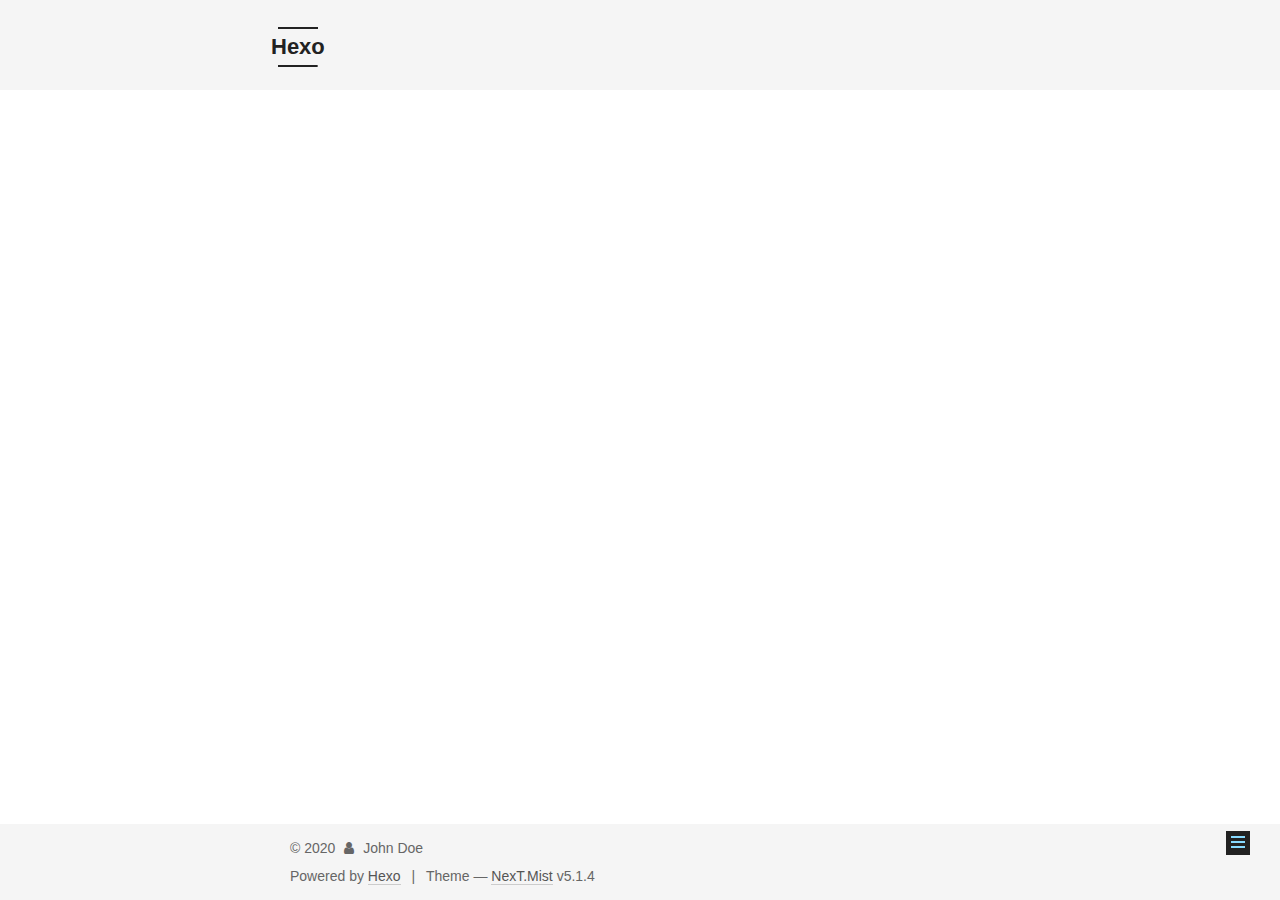
<file: 2020/06/12/post-name/index.html>
<!DOCTYPE html>



  


<html class="theme-next mist use-motion" lang="en">
<head>
  <meta charset="UTF-8"/>
<meta http-equiv="X-UA-Compatible" content="IE=edge" />
<meta name="viewport" content="width=device-width, initial-scale=1, maximum-scale=1"/>
<meta name="theme-color" content="#222">









<meta http-equiv="Cache-Control" content="no-transform" />
<meta http-equiv="Cache-Control" content="no-siteapp" />
















  
  
  <link href="/lib/fancybox/source/jquery.fancybox.css?v=2.1.5" rel="stylesheet" type="text/css" />







<link href="/lib/font-awesome/css/font-awesome.min.css?v=4.6.2" rel="stylesheet" type="text/css" />

<link href="/css/main.css?v=5.1.4" rel="stylesheet" type="text/css" />


  <link rel="apple-touch-icon" sizes="180x180" href="/images/apple-touch-icon-next.png?v=5.1.4">


  <link rel="icon" type="image/png" sizes="32x32" href="/images/favicon-32x32-next.png?v=5.1.4">


  <link rel="icon" type="image/png" sizes="16x16" href="/images/favicon-16x16-next.png?v=5.1.4">


  <link rel="mask-icon" href="/images/logo.svg?v=5.1.4" color="#222">





  <meta name="keywords" content="Hexo, NexT" />










<meta property="og:type" content="article">
<meta property="og:title" content="post_name">
<meta property="og:url" content="http://yoursite.com/2020/06/12/post-name/index.html">
<meta property="og:site_name" content="Hexo">
<meta property="og:locale" content="en_US">
<meta property="article:published_time" content="2020-06-12T04:17:51.000Z">
<meta property="article:modified_time" content="2020-06-12T04:17:51.239Z">
<meta property="article:author" content="John Doe">
<meta name="twitter:card" content="summary">



<script type="text/javascript" id="hexo.configurations">
  var NexT = window.NexT || {};
  var CONFIG = {
    root: '/',
    scheme: 'Mist',
    version: '5.1.4',
    sidebar: {"position":"left","display":"post","offset":12,"b2t":false,"scrollpercent":false,"onmobile":false},
    fancybox: true,
    tabs: true,
    motion: {"enable":true,"async":false,"transition":{"post_block":"fadeIn","post_header":"slideDownIn","post_body":"slideDownIn","coll_header":"slideLeftIn","sidebar":"slideUpIn"}},
    duoshuo: {
      userId: '0',
      author: 'Author'
    },
    algolia: {
      applicationID: '',
      apiKey: '',
      indexName: '',
      hits: {"per_page":10},
      labels: {"input_placeholder":"Search for Posts","hits_empty":"We didn't find any results for the search: ${query}","hits_stats":"${hits} results found in ${time} ms"}
    }
  };
</script>



  <link rel="canonical" href="http://yoursite.com/2020/06/12/post-name/"/>





  <title>post_name | Hexo</title>
  








<meta name="generator" content="Hexo 4.2.1"></head>

<body itemscope itemtype="http://schema.org/WebPage" lang="en">

  
  
    
  

  <div class="container sidebar-position-left page-post-detail">
    <div class="headband"></div>

    <header id="header" class="header" itemscope itemtype="http://schema.org/WPHeader">
      <div class="header-inner"><div class="site-brand-wrapper">
  <div class="site-meta ">
    

    <div class="custom-logo-site-title">
      <a href="/"  class="brand" rel="start">
        <span class="logo-line-before"><i></i></span>
        <span class="site-title">Hexo</span>
        <span class="logo-line-after"><i></i></span>
      </a>
    </div>
      
        <p class="site-subtitle"></p>
      
  </div>

  <div class="site-nav-toggle">
    <button>
      <span class="btn-bar"></span>
      <span class="btn-bar"></span>
      <span class="btn-bar"></span>
    </button>
  </div>
</div>

<nav class="site-nav">
  

  
    <ul id="menu" class="menu">
      
        
        <li class="menu-item menu-item-home">
          <a href="/%20" rel="section">
            
              <i class="menu-item-icon fa fa-fw fa-home"></i> <br />
            
            Home
          </a>
        </li>
      
        
        <li class="menu-item menu-item-archives">
          <a href="/archives/%20" rel="section">
            
              <i class="menu-item-icon fa fa-fw fa-archive"></i> <br />
            
            Archives
          </a>
        </li>
      

      
    </ul>
  

  
</nav>



 </div>
    </header>

    <main id="main" class="main">
      <div class="main-inner">
        <div class="content-wrap">
          <div id="content" class="content">
            

  <div id="posts" class="posts-expand">
    

  

  
  
  

  <article class="post post-type-normal" itemscope itemtype="http://schema.org/Article">
  
  
  
  <div class="post-block">
    <link itemprop="mainEntityOfPage" href="http://yoursite.com/2020/06/12/post-name/">

    <span hidden itemprop="author" itemscope itemtype="http://schema.org/Person">
      <meta itemprop="name" content="John Doe">
      <meta itemprop="description" content="">
      <meta itemprop="image" content="/images/avatar.gif">
    </span>

    <span hidden itemprop="publisher" itemscope itemtype="http://schema.org/Organization">
      <meta itemprop="name" content="Hexo">
    </span>

    
      <header class="post-header">

        
        
          <h1 class="post-title" itemprop="name headline">post_name</h1>
        

        <div class="post-meta">
          <span class="post-time">
            
              <span class="post-meta-item-icon">
                <i class="fa fa-calendar-o"></i>
              </span>
              
                <span class="post-meta-item-text">Posted on</span>
              
              <time title="Post created" itemprop="dateCreated datePublished" datetime="2020-06-12T12:17:51+08:00">
                2020-06-12
              </time>
            

            

            
          </span>

          

          
            
          

          
          

          

          

          

        </div>
      </header>
    

    
    
    
    <div class="post-body" itemprop="articleBody">

      
      

      
        
      
    </div>
    
    
    

    

    

    

    <footer class="post-footer">
      

      
      
      

      
        <div class="post-nav">
          <div class="post-nav-next post-nav-item">
            
              <a href="/2020/06/10/hello-world/" rel="next" title="Hello World">
                <i class="fa fa-chevron-left"></i> Hello World
              </a>
            
          </div>

          <span class="post-nav-divider"></span>

          <div class="post-nav-prev post-nav-item">
            
              <a href="/2020/06/12/Excel%E4%B9%8B%E6%8A%98%E7%BA%BF%E5%9B%BE/" rel="prev" title="Excel之折线图">
                Excel之折线图 <i class="fa fa-chevron-right"></i>
              </a>
            
          </div>
        </div>
      

      
      
    </footer>
  </div>
  
  
  
  </article>



    <div class="post-spread">
      
    </div>
  </div>


          </div>
          


          

  



        </div>
        
          
  
  <div class="sidebar-toggle">
    <div class="sidebar-toggle-line-wrap">
      <span class="sidebar-toggle-line sidebar-toggle-line-first"></span>
      <span class="sidebar-toggle-line sidebar-toggle-line-middle"></span>
      <span class="sidebar-toggle-line sidebar-toggle-line-last"></span>
    </div>
  </div>

  <aside id="sidebar" class="sidebar">
    
    <div class="sidebar-inner">

      

      

      <section class="site-overview-wrap sidebar-panel sidebar-panel-active">
        <div class="site-overview">
          <div class="site-author motion-element" itemprop="author" itemscope itemtype="http://schema.org/Person">
            
              <p class="site-author-name" itemprop="name">John Doe</p>
              <p class="site-description motion-element" itemprop="description"></p>
          </div>

          <nav class="site-state motion-element">

            
              <div class="site-state-item site-state-posts">
              
                <a href="/archives/%20%7C%7C%20archive">
              
                  <span class="site-state-item-count">5</span>
                  <span class="site-state-item-name">posts</span>
                </a>
              </div>
            

            

            

          </nav>

          

          

          
          

          
          

          

        </div>
      </section>

      

      

    </div>
  </aside>


        
      </div>
    </main>

    <footer id="footer" class="footer">
      <div class="footer-inner">
        <div class="copyright">&copy; <span itemprop="copyrightYear">2020</span>
  <span class="with-love">
    <i class="fa fa-user"></i>
  </span>
  <span class="author" itemprop="copyrightHolder">John Doe</span>

  
</div>


  <div class="powered-by">Powered by <a class="theme-link" target="_blank" href="https://hexo.io">Hexo</a></div>



  <span class="post-meta-divider">|</span>



  <div class="theme-info">Theme &mdash; <a class="theme-link" target="_blank" href="https://github.com/iissnan/hexo-theme-next">NexT.Mist</a> v5.1.4</div>




        







        
      </div>
    </footer>

    
      <div class="back-to-top">
        <i class="fa fa-arrow-up"></i>
        
      </div>
    

    

  </div>

  

<script type="text/javascript">
  if (Object.prototype.toString.call(window.Promise) !== '[object Function]') {
    window.Promise = null;
  }
</script>









  












  
  
    <script type="text/javascript" src="/lib/jquery/index.js?v=2.1.3"></script>
  

  
  
    <script type="text/javascript" src="/lib/fastclick/lib/fastclick.min.js?v=1.0.6"></script>
  

  
  
    <script type="text/javascript" src="/lib/jquery_lazyload/jquery.lazyload.js?v=1.9.7"></script>
  

  
  
    <script type="text/javascript" src="/lib/velocity/velocity.min.js?v=1.2.1"></script>
  

  
  
    <script type="text/javascript" src="/lib/velocity/velocity.ui.min.js?v=1.2.1"></script>
  

  
  
    <script type="text/javascript" src="/lib/fancybox/source/jquery.fancybox.pack.js?v=2.1.5"></script>
  


  


  <script type="text/javascript" src="/js/src/utils.js?v=5.1.4"></script>

  <script type="text/javascript" src="/js/src/motion.js?v=5.1.4"></script>



  
  

  
  <script type="text/javascript" src="/js/src/scrollspy.js?v=5.1.4"></script>
<script type="text/javascript" src="/js/src/post-details.js?v=5.1.4"></script>



  


  <script type="text/javascript" src="/js/src/bootstrap.js?v=5.1.4"></script>



  


  




	





  





  












  





  

  

  

  
  

  

  

  

</body>
</html>
</file>
<file: css/style.css>
body {
  width: 100%;
}
body:before,
body:after {
  content: "";
  display: table;
}
body:after {
  clear: both;
}
html,
body,
div,
span,
applet,
object,
iframe,
h1,
h2,
h3,
h4,
h5,
h6,
p,
blockquote,
pre,
a,
abbr,
acronym,
address,
big,
cite,
code,
del,
dfn,
em,
img,
ins,
kbd,
q,
s,
samp,
small,
strike,
strong,
sub,
sup,
tt,
var,
dl,
dt,
dd,
ol,
ul,
li,
fieldset,
form,
label,
legend,
table,
caption,
tbody,
tfoot,
thead,
tr,
th,
td {
  margin: 0;
  padding: 0;
  border: 0;
  outline: 0;
  font-weight: inherit;
  font-style: inherit;
  font-family: inherit;
  font-size: 100%;
  vertical-align: baseline;
}
body {
  line-height: 1;
  color: #000;
  background: #fff;
}
ol,
ul {
  list-style: none;
}
table {
  border-collapse: separate;
  border-spacing: 0;
  vertical-align: middle;
}
caption,
th,
td {
  text-align: left;
  font-weight: normal;
  vertical-align: middle;
}
a img {
  border: none;
}
input,
button {
  margin: 0;
  padding: 0;
}
input::-moz-focus-inner,
button::-moz-focus-inner {
  border: 0;
  padding: 0;
}
@font-face {
  font-family: FontAwesome;
  font-style: normal;
  font-weight: normal;
  src: url("fonts/fontawesome-webfont.eot?v=#4.0.3");
  src: url("fonts/fontawesome-webfont.eot?#iefix&v=#4.0.3") format("embedded-opentype"), url("fonts/fontawesome-webfont.woff?v=#4.0.3") format("woff"), url("fonts/fontawesome-webfont.ttf?v=#4.0.3") format("truetype"), url("fonts/fontawesome-webfont.svg#fontawesomeregular?v=#4.0.3") format("svg");
}
html,
body,
#container {
  height: 100%;
}
body {
  background: #eee;
  font: 14px -apple-system, BlinkMacSystemFont, "Segoe UI", "Roboto", "Oxygen", "Ubuntu", "Cantarell", "Fira Sans", "Droid Sans", "Helvetica Neue", sans-serif;
  -webkit-text-size-adjust: 100%;
}
.outer {
  max-width: 1220px;
  margin: 0 auto;
  padding: 0 20px;
}
.outer:before,
.outer:after {
  content: "";
  display: table;
}
.outer:after {
  clear: both;
}
.inner {
  display: inline;
  float: left;
  width: 98.33333333333333%;
  margin: 0 0.833333333333333%;
}
.left,
.alignleft {
  float: left;
}
.right,
.alignright {
  float: right;
}
.clear {
  clear: both;
}
#container {
  position: relative;
}
.mobile-nav-on {
  overflow: hidden;
}
#wrap {
  height: 100%;
  width: 100%;
  position: absolute;
  top: 0;
  left: 0;
  -webkit-transition: 0.2s ease-out;
  -moz-transition: 0.2s ease-out;
  -ms-transition: 0.2s ease-out;
  transition: 0.2s ease-out;
  z-index: 1;
  background: #eee;
}
.mobile-nav-on #wrap {
  left: 280px;
}
@media screen and (min-width: 768px) {
  #main {
    display: inline;
    float: left;
    width: 73.33333333333333%;
    margin: 0 0.833333333333333%;
  }
}
.article-date,
.article-category-link,
.archive-year,
.widget-title {
  text-decoration: none;
  text-transform: uppercase;
  letter-spacing: 2px;
  color: #999;
  margin-bottom: 1em;
  margin-left: 5px;
  line-height: 1em;
  text-shadow: 0 1px #fff;
  font-weight: bold;
}
.article-inner,
.archive-article-inner {
  background: #fff;
  -webkit-box-shadow: 1px 2px 3px #ddd;
  box-shadow: 1px 2px 3px #ddd;
  border: 1px solid #ddd;
  border-radius: 3px;
}
.article-entry h1,
.widget h1 {
  font-size: 2em;
}
.article-entry h2,
.widget h2 {
  font-size: 1.5em;
}
.article-entry h3,
.widget h3 {
  font-size: 1.3em;
}
.article-entry h4,
.widget h4 {
  font-size: 1.2em;
}
.article-entry h5,
.widget h5 {
  font-size: 1em;
}
.article-entry h6,
.widget h6 {
  font-size: 1em;
  color: #999;
}
.article-entry hr,
.widget hr {
  border: 1px dashed #ddd;
}
.article-entry strong,
.widget strong {
  font-weight: bold;
}
.article-entry em,
.widget em,
.article-entry cite,
.widget cite {
  font-style: italic;
}
.article-entry sup,
.widget sup,
.article-entry sub,
.widget sub {
  font-size: 0.75em;
  line-height: 0;
  position: relative;
  vertical-align: baseline;
}
.article-entry sup,
.widget sup {
  top: -0.5em;
}
.article-entry sub,
.widget sub {
  bottom: -0.2em;
}
.article-entry small,
.widget small {
  font-size: 0.85em;
}
.article-entry acronym,
.widget acronym,
.article-entry abbr,
.widget abbr {
  border-bottom: 1px dotted;
}
.article-entry ul,
.widget ul,
.article-entry ol,
.widget ol,
.article-entry dl,
.widget dl {
  margin: 0 20px;
  line-height: 1.6em;
}
.article-entry ul ul,
.widget ul ul,
.article-entry ol ul,
.widget ol ul,
.article-entry ul ol,
.widget ul ol,
.article-entry ol ol,
.widget ol ol {
  margin-top: 0;
  margin-bottom: 0;
}
.article-entry ul,
.widget ul {
  list-style: disc;
}
.article-entry ol,
.widget ol {
  list-style: decimal;
}
.article-entry dt,
.widget dt {
  font-weight: bold;
}
#header {
  height: 300px;
  position: relative;
  border-bottom: 1px solid #ddd;
}
#header:before,
#header:after {
  content: "";
  position: absolute;
  left: 0;
  right: 0;
  height: 40px;
}
#header:before {
  top: 0;
  background: -webkit-linear-gradient(rgba(0,0,0,0.2), transparent);
  background: -moz-linear-gradient(rgba(0,0,0,0.2), transparent);
  background: -ms-linear-gradient(rgba(0,0,0,0.2), transparent);
  background: linear-gradient(rgba(0,0,0,0.2), transparent);
}
#header:after {
  bottom: 0;
  background: -webkit-linear-gradient(transparent, rgba(0,0,0,0.2));
  background: -moz-linear-gradient(transparent, rgba(0,0,0,0.2));
  background: -ms-linear-gradient(transparent, rgba(0,0,0,0.2));
  background: linear-gradient(transparent, rgba(0,0,0,0.2));
}
#header-outer {
  height: 100%;
  position: relative;
}
#header-inner {
  position: relative;
  overflow: hidden;
}
#banner {
  position: absolute;
  top: 0;
  left: 0;
  width: 100%;
  height: 100%;
  background: url("images/banner.jpg") center #000;
  -webkit-background-size: cover;
  -moz-background-size: cover;
  background-size: cover;
  z-index: -1;
}
#header-title {
  text-align: center;
  height: 40px;
  position: absolute;
  top: 50%;
  left: 0;
  margin-top: -20px;
}
#logo,
#subtitle {
  text-decoration: none;
  color: #fff;
  font-weight: 300;
  text-shadow: 0 1px 4px rgba(0,0,0,0.3);
}
#logo {
  font-size: 40px;
  line-height: 40px;
  letter-spacing: 2px;
}
#subtitle {
  font-size: 16px;
  line-height: 16px;
  letter-spacing: 1px;
}
#subtitle-wrap {
  margin-top: 16px;
}
#main-nav {
  float: left;
  margin-left: -15px;
}
.nav-icon,
.main-nav-link {
  float: left;
  color: #fff;
  opacity: 0.6;
  text-decoration: none;
  text-shadow: 0 1px rgba(0,0,0,0.2);
  -webkit-transition: opacity 0.2s;
  -moz-transition: opacity 0.2s;
  -ms-transition: opacity 0.2s;
  transition: opacity 0.2s;
  display: block;
  padding: 20px 15px;
}
.nav-icon:hover,
.main-nav-link:hover {
  opacity: 1;
}
.nav-icon {
  font-family: FontAwesome;
  text-align: center;
  font-size: 14px;
  width: 14px;
  height: 14px;
  padding: 20px 15px;
  position: relative;
  cursor: pointer;
}
.main-nav-link {
  font-weight: 300;
  letter-spacing: 1px;
}
@media screen and (max-width: 479px) {
  .main-nav-link {
    display: none;
  }
}
#main-nav-toggle {
  display: none;
}
#main-nav-toggle:before {
  content: "\f0c9";
}
@media screen and (max-width: 479px) {
  #main-nav-toggle {
    display: block;
  }
}
#sub-nav {
  float: right;
  margin-right: -15px;
}
#nav-rss-link:before {
  content: "\f09e";
}
#nav-search-btn:before {
  content: "\f002";
}
#search-form-wrap {
  position: absolute;
  top: 15px;
  width: 150px;
  height: 30px;
  right: -150px;
  opacity: 0;
  -webkit-transition: 0.2s ease-out;
  -moz-transition: 0.2s ease-out;
  -ms-transition: 0.2s ease-out;
  transition: 0.2s ease-out;
}
#search-form-wrap.on {
  opacity: 1;
  right: 0;
}
@media screen and (max-width: 479px) {
  #search-form-wrap {
    width: 100%;
    right: -100%;
  }
}
.search-form {
  position: absolute;
  top: 0;
  left: 0;
  right: 0;
  background: #fff;
  padding: 5px 15px;
  border-radius: 15px;
  -webkit-box-shadow: 0 0 10px rgba(0,0,0,0.3);
  box-shadow: 0 0 10px rgba(0,0,0,0.3);
}
.search-form-input {
  border: none;
  background: none;
  color: #555;
  width: 100%;
  font: 13px -apple-system, BlinkMacSystemFont, "Segoe UI", "Roboto", "Oxygen", "Ubuntu", "Cantarell", "Fira Sans", "Droid Sans", "Helvetica Neue", sans-serif;
  outline: none;
}
.search-form-input::-webkit-search-results-decoration,
.search-form-input::-webkit-search-cancel-button {
  -webkit-appearance: none;
}
.search-form-submit {
  position: absolute;
  top: 50%;
  right: 10px;
  margin-top: -7px;
  font: 13px FontAwesome;
  border: none;
  background: none;
  color: #bbb;
  cursor: pointer;
}
.search-form-submit:hover,
.search-form-submit:focus {
  color: #777;
}
.article {
  margin: 50px 0;
}
.article-inner {
  overflow: hidden;
}
.article-meta:before,
.article-meta:after {
  content: "";
  display: table;
}
.article-meta:after {
  clear: both;
}
.article-date {
  float: left;
}
.article-category {
  float: left;
  line-height: 1em;
  color: #ccc;
  text-shadow: 0 1px #fff;
  margin-left: 8px;
}
.article-category:before {
  content: "\2022";
}
.article-category-link {
  margin: 0 12px 1em;
}
.article-header {
  padding: 20px 20px 0;
}
.article-title {
  text-decoration: none;
  font-size: 2em;
  font-weight: bold;
  color: #555;
  line-height: 1.1em;
  -webkit-transition: color 0.2s;
  -moz-transition: color 0.2s;
  -ms-transition: color 0.2s;
  transition: color 0.2s;
}
a.article-title:hover {
  color: #258fb8;
}
.article-entry {
  color: #555;
  padding: 0 20px;
}
.article-entry:before,
.article-entry:after {
  content: "";
  display: table;
}
.article-entry:after {
  clear: both;
}
.article-entry p,
.article-entry table {
  line-height: 1.6em;
  margin: 1.6em 0;
}
.article-entry h1,
.article-entry h2,
.article-entry h3,
.article-entry h4,
.article-entry h5,
.article-entry h6 {
  font-weight: bold;
}
.article-entry h1,
.article-entry h2,
.article-entry h3,
.article-entry h4,
.article-entry h5,
.article-entry h6 {
  line-height: 1.1em;
  margin: 1.1em 0;
}
.article-entry a {
  color: #258fb8;
  text-decoration: none;
}
.article-entry a:hover {
  text-decoration: underline;
}
.article-entry ul,
.article-entry ol,
.article-entry dl {
  margin-top: 1.6em;
  margin-bottom: 1.6em;
}
.article-entry img,
.article-entry video {
  max-width: 100%;
  height: auto;
  display: block;
  margin: auto;
}
.article-entry iframe {
  border: none;
}
.article-entry table {
  width: 100%;
  border-collapse: collapse;
  border-spacing: 0;
}
.article-entry th {
  font-weight: bold;
  border-bottom: 3px solid #ddd;
  padding-bottom: 0.5em;
}
.article-entry td {
  border-bottom: 1px solid #ddd;
  padding: 10px 0;
}
.article-entry blockquote {
  font-family: Georgia, "Times New Roman", serif;
  font-size: 1.4em;
  margin: 1.6em 20px;
  text-align: center;
}
.article-entry blockquote footer {
  font-size: 14px;
  margin: 1.6em 0;
  font-family: -apple-system, BlinkMacSystemFont, "Segoe UI", "Roboto", "Oxygen", "Ubuntu", "Cantarell", "Fira Sans", "Droid Sans", "Helvetica Neue", sans-serif;
}
.article-entry blockquote footer cite:before {
  content: "—";
  padding: 0 0.5em;
}
.article-entry .pullquote {
  text-align: left;
  width: 45%;
  margin: 0;
}
.article-entry .pullquote.left {
  margin-left: 0.5em;
  margin-right: 1em;
}
.article-entry .pullquote.right {
  margin-right: 0.5em;
  margin-left: 1em;
}
.article-entry .caption {
  color: #999;
  display: block;
  font-size: 0.9em;
  margin-top: 0.5em;
  position: relative;
  text-align: center;
}
.article-entry .video-container {
  position: relative;
  padding-top: 56.25%;
  height: 0;
  overflow: hidden;
}
.article-entry .video-container iframe,
.article-entry .video-container object,
.article-entry .video-container embed {
  position: absolute;
  top: 0;
  left: 0;
  width: 100%;
  height: 100%;
  margin-top: 0;
}
.article-more-link a {
  display: inline-block;
  line-height: 1em;
  padding: 6px 15px;
  border-radius: 15px;
  background: #eee;
  color: #999;
  text-shadow: 0 1px #fff;
  text-decoration: none;
}
.article-more-link a:hover {
  background: #258fb8;
  color: #fff;
  text-decoration: none;
  text-shadow: 0 1px #1e7293;
}
.article-footer {
  font-size: 0.85em;
  line-height: 1.6em;
  border-top: 1px solid #ddd;
  padding-top: 1.6em;
  margin: 0 20px 20px;
}
.article-footer:before,
.article-footer:after {
  content: "";
  display: table;
}
.article-footer:after {
  clear: both;
}
.article-footer a {
  color: #999;
  text-decoration: none;
}
.article-footer a:hover {
  color: #555;
}
.article-tag-list-item {
  float: left;
  margin-right: 10px;
}
.article-tag-list-link:before {
  content: "#";
}
.article-comment-link {
  float: right;
}
.article-comment-link:before {
  content: "\f075";
  font-family: FontAwesome;
  padding-right: 8px;
}
.article-share-link {
  cursor: pointer;
  float: right;
  margin-left: 20px;
}
.article-share-link:before {
  content: "\f064";
  font-family: FontAwesome;
  padding-right: 6px;
}
#article-nav {
  position: relative;
}
#article-nav:before,
#article-nav:after {
  content: "";
  display: table;
}
#article-nav:after {
  clear: both;
}
@media screen and (min-width: 768px) {
  #article-nav {
    margin: 50px 0;
  }
  #article-nav:before {
    width: 8px;
    height: 8px;
    position: absolute;
    top: 50%;
    left: 50%;
    margin-top: -4px;
    margin-left: -4px;
    content: "";
    border-radius: 50%;
    background: #ddd;
    -webkit-box-shadow: 0 1px 2px #fff;
    box-shadow: 0 1px 2px #fff;
  }
}
.article-nav-link-wrap {
  text-decoration: none;
  text-shadow: 0 1px #fff;
  color: #999;
  -webkit-box-sizing: border-box;
  -moz-box-sizing: border-box;
  box-sizing: border-box;
  margin-top: 50px;
  text-align: center;
  display: block;
}
.article-nav-link-wrap:hover {
  color: #555;
}
@media screen and (min-width: 768px) {
  .article-nav-link-wrap {
    width: 50%;
    margin-top: 0;
  }
}
@media screen and (min-width: 768px) {
  #article-nav-newer {
    float: left;
    text-align: right;
    padding-right: 20px;
  }
}
@media screen and (min-width: 768px) {
  #article-nav-older {
    float: right;
    text-align: left;
    padding-left: 20px;
  }
}
.article-nav-caption {
  text-transform: uppercase;
  letter-spacing: 2px;
  color: #ddd;
  line-height: 1em;
  font-weight: bold;
}
#article-nav-newer .article-nav-caption {
  margin-right: -2px;
}
.article-nav-title {
  font-size: 0.85em;
  line-height: 1.6em;
  margin-top: 0.5em;
}
.article-share-box {
  position: absolute;
  display: none;
  background: #fff;
  -webkit-box-shadow: 1px 2px 10px rgba(0,0,0,0.2);
  box-shadow: 1px 2px 10px rgba(0,0,0,0.2);
  border-radius: 3px;
  margin-left: -145px;
  overflow: hidden;
  z-index: 1;
}
.article-share-box.on {
  display: block;
}
.article-share-input {
  width: 100%;
  background: none;
  -webkit-box-sizing: border-box;
  -moz-box-sizing: border-box;
  box-sizing: border-box;
  font: 14px -apple-system, BlinkMacSystemFont, "Segoe UI", "Roboto", "Oxygen", "Ubuntu", "Cantarell", "Fira Sans", "Droid Sans", "Helvetica Neue", sans-serif;
  padding: 0 15px;
  color: #555;
  outline: none;
  border: 1px solid #ddd;
  border-radius: 3px 3px 0 0;
  height: 36px;
  line-height: 36px;
}
.article-share-links {
  background: #eee;
}
.article-share-links:before,
.article-share-links:after {
  content: "";
  display: table;
}
.article-share-links:after {
  clear: both;
}
.article-share-twitter,
.article-share-facebook,
.article-share-pinterest,
.article-share-google {
  width: 50px;
  height: 36px;
  display: block;
  float: left;
  position: relative;
  color: #999;
  text-shadow: 0 1px #fff;
}
.article-share-twitter:before,
.article-share-facebook:before,
.article-share-pinterest:before,
.article-share-google:before {
  font-size: 20px;
  font-family: FontAwesome;
  width: 20px;
  height: 20px;
  position: absolute;
  top: 50%;
  left: 50%;
  margin-top: -10px;
  margin-left: -10px;
  text-align: center;
}
.article-share-twitter:hover,
.article-share-facebook:hover,
.article-share-pinterest:hover,
.article-share-google:hover {
  color: #fff;
}
.article-share-twitter:before {
  content: "\f099";
}
.article-share-twitter:hover {
  background: #00aced;
  text-shadow: 0 1px #008abe;
}
.article-share-facebook:before {
  content: "\f09a";
}
.article-share-facebook:hover {
  background: #3b5998;
  text-shadow: 0 1px #2f477a;
}
.article-share-pinterest:before {
  content: "\f0d2";
}
.article-share-pinterest:hover {
  background: #cb2027;
  text-shadow: 0 1px #a21a1f;
}
.article-share-google:before {
  content: "\f0d5";
}
.article-share-google:hover {
  background: #dd4b39;
  text-shadow: 0 1px #be3221;
}
.article-gallery {
  background: #000;
  position: relative;
}
.article-gallery-photos {
  position: relative;
  overflow: hidden;
}
.article-gallery-img {
  display: none;
  max-width: 100%;
}
.article-gallery-img:first-child {
  display: block;
}
.article-gallery-img.loaded {
  position: absolute;
  display: block;
}
.article-gallery-img img {
  display: block;
  max-width: 100%;
  margin: 0 auto;
}
#comments {
  background: #fff;
  -webkit-box-shadow: 1px 2px 3px #ddd;
  box-shadow: 1px 2px 3px #ddd;
  padding: 20px;
  border: 1px solid #ddd;
  border-radius: 3px;
  margin: 50px 0;
}
#comments a {
  color: #258fb8;
}
.archives-wrap {
  margin: 50px 0;
}
.archives:before,
.archives:after {
  content: "";
  display: table;
}
.archives:after {
  clear: both;
}
.archive-year-wrap {
  margin-bottom: 1em;
}
.archives {
  -webkit-column-gap: 10px;
  -moz-column-gap: 10px;
  column-gap: 10px;
}
@media screen and (min-width: 480px) and (max-width: 767px) {
  .archives {
    -webkit-column-count: 2;
    -moz-column-count: 2;
    column-count: 2;
  }
}
@media screen and (min-width: 768px) {
  .archives {
    -webkit-column-count: 3;
    -moz-column-count: 3;
    column-count: 3;
  }
}
.archive-article {
  -webkit-column-break-inside: avoid;
  page-break-inside: avoid;
  overflow: hidden;
  break-inside: avoid-column;
}
.archive-article-inner {
  padding: 10px;
  margin-bottom: 15px;
}
.archive-article-title {
  text-decoration: none;
  font-weight: bold;
  color: #555;
  -webkit-transition: color 0.2s;
  -moz-transition: color 0.2s;
  -ms-transition: color 0.2s;
  transition: color 0.2s;
  line-height: 1.6em;
}
.archive-article-title:hover {
  color: #258fb8;
}
.archive-article-footer {
  margin-top: 1em;
}
.archive-article-date {
  color: #999;
  text-decoration: none;
  font-size: 0.85em;
  line-height: 1em;
  margin-bottom: 0.5em;
  display: block;
}
#page-nav {
  margin: 50px auto;
  background: #fff;
  -webkit-box-shadow: 1px 2px 3px #ddd;
  box-shadow: 1px 2px 3px #ddd;
  border: 1px solid #ddd;
  border-radius: 3px;
  text-align: center;
  color: #999;
  overflow: hidden;
}
#page-nav:before,
#page-nav:after {
  content: "";
  display: table;
}
#page-nav:after {
  clear: both;
}
#page-nav a,
#page-nav span {
  padding: 10px 20px;
  line-height: 1;
  height: 2ex;
}
#page-nav a {
  color: #999;
  text-decoration: none;
}
#page-nav a:hover {
  background: #999;
  color: #fff;
}
#page-nav .prev {
  float: left;
}
#page-nav .next {
  float: right;
}
#page-nav .page-number {
  display: inline-block;
}
@media screen and (max-width: 479px) {
  #page-nav .page-number {
    display: none;
  }
}
#page-nav .current {
  color: #555;
  font-weight: bold;
}
#page-nav .space {
  color: #ddd;
}
#footer {
  background: #262a30;
  padding: 50px 0;
  border-top: 1px solid #ddd;
  color: #999;
}
#footer a {
  color: #258fb8;
  text-decoration: none;
}
#footer a:hover {
  text-decoration: underline;
}
#footer-info {
  line-height: 1.6em;
  font-size: 0.85em;
}
.article-entry pre,
.article-entry .highlight {
  background: #2d2d2d;
  margin: 0 -20px;
  padding: 15px 20px;
  border-style: solid;
  border-color: #ddd;
  border-width: 1px 0;
  overflow: auto;
  color: #ccc;
  line-height: 22.400000000000002px;
}
.article-entry .highlight .gutter pre,
.article-entry .gist .gist-file .gist-data .line-numbers {
  color: #666;
  font-size: 0.85em;
}
.article-entry pre,
.article-entry code {
  font-family: "Source Code Pro", Consolas, Monaco, Menlo, Consolas, monospace;
}
.article-entry code {
  background: #eee;
  text-shadow: 0 1px #fff;
  padding: 0 0.3em;
}
.article-entry pre code {
  background: none;
  text-shadow: none;
  padding: 0;
}
.article-entry .highlight pre {
  border: none;
  margin: 0;
  padding: 0;
}
.article-entry .highlight table {
  margin: 0;
  width: auto;
}
.article-entry .highlight td {
  border: none;
  padding: 0;
}
.article-entry .highlight figcaption {
  font-size: 0.85em;
  color: #999;
  line-height: 1em;
  margin-bottom: 1em;
}
.article-entry .highlight figcaption:before,
.article-entry .highlight figcaption:after {
  content: "";
  display: table;
}
.article-entry .highlight figcaption:after {
  clear: both;
}
.article-entry .highlight figcaption a {
  float: right;
}
.article-entry .highlight .gutter pre {
  text-align: right;
  padding-right: 20px;
}
.article-entry .highlight .line {
  height: 22.400000000000002px;
}
.article-entry .highlight .line.marked {
  background: #515151;
}
.article-entry .gist {
  margin: 0 -20px;
  border-style: solid;
  border-color: #ddd;
  border-width: 1px 0;
  background: #2d2d2d;
  padding: 15px 20px 15px 0;
}
.article-entry .gist .gist-file {
  border: none;
  font-family: "Source Code Pro", Consolas, Monaco, Menlo, Consolas, monospace;
  margin: 0;
}
.article-entry .gist .gist-file .gist-data {
  background: none;
  border: none;
}
.article-entry .gist .gist-file .gist-data .line-numbers {
  background: none;
  border: none;
  padding: 0 20px 0 0;
}
.article-entry .gist .gist-file .gist-data .line-data {
  padding: 0 !important;
}
.article-entry .gist .gist-file .highlight {
  margin: 0;
  padding: 0;
  border: none;
}
.article-entry .gist .gist-file .gist-meta {
  background: #2d2d2d;
  color: #999;
  font: 0.85em -apple-system, BlinkMacSystemFont, "Segoe UI", "Roboto", "Oxygen", "Ubuntu", "Cantarell", "Fira Sans", "Droid Sans", "Helvetica Neue", sans-serif;
  text-shadow: 0 0;
  padding: 0;
  margin-top: 1em;
  margin-left: 20px;
}
.article-entry .gist .gist-file .gist-meta a {
  color: #258fb8;
  font-weight: normal;
}
.article-entry .gist .gist-file .gist-meta a:hover {
  text-decoration: underline;
}
pre .comment,
pre .title {
  color: #999;
}
pre .variable,
pre .attribute,
pre .tag,
pre .regexp,
pre .ruby .constant,
pre .xml .tag .title,
pre .xml .pi,
pre .xml .doctype,
pre .html .doctype,
pre .css .id,
pre .css .class,
pre .css .pseudo {
  color: #f2777a;
}
pre .number,
pre .preprocessor,
pre .built_in,
pre .literal,
pre .params,
pre .constant {
  color: #f99157;
}
pre .class,
pre .ruby .class .title,
pre .css .rules .attribute {
  color: #9c9;
}
pre .string,
pre .value,
pre .inheritance,
pre .header,
pre .ruby .symbol,
pre .xml .cdata {
  color: #9c9;
}
pre .css .hexcolor {
  color: #6cc;
}
pre .function,
pre .python .decorator,
pre .python .title,
pre .ruby .function .title,
pre .ruby .title .keyword,
pre .perl .sub,
pre .javascript .title,
pre .coffeescript .title {
  color: #69c;
}
pre .keyword,
pre .javascript .function {
  color: #c9c;
}
@media screen and (max-width: 479px) {
  #mobile-nav {
    position: absolute;
    top: 0;
    left: 0;
    width: 280px;
    height: 100%;
    background: #191919;
    border-right: 1px solid #fff;
  }
}
@media screen and (max-width: 479px) {
  .mobile-nav-link {
    display: block;
    color: #999;
    text-decoration: none;
    padding: 15px 20px;
    font-weight: bold;
  }
  .mobile-nav-link:hover {
    color: #fff;
  }
}
@media screen and (min-width: 768px) {
  #sidebar {
    display: inline;
    float: left;
    width: 23.333333333333332%;
    margin: 0 0.833333333333333%;
  }
}
.widget-wrap {
  margin: 50px 0;
}
.widget {
  color: #777;
  text-shadow: 0 1px #fff;
  background: #ddd;
  -webkit-box-shadow: 0 -1px 4px #ccc inset;
  box-shadow: 0 -1px 4px #ccc inset;
  border: 1px solid #ccc;
  padding: 15px;
  border-radius: 3px;
}
.widget a {
  color: #258fb8;
  text-decoration: none;
}
.widget a:hover {
  text-decoration: underline;
}
.widget ul ul,
.widget ol ul,
.widget dl ul,
.widget ul ol,
.widget ol ol,
.widget dl ol,
.widget ul dl,
.widget ol dl,
.widget dl dl {
  margin-left: 15px;
  list-style: disc;
}
.widget {
  line-height: 1.6em;
  word-wrap: break-word;
  font-size: 0.9em;
}
.widget ul,
.widget ol {
  list-style: none;
  margin: 0;
}
.widget ul ul,
.widget ol ul,
.widget ul ol,
.widget ol ol {
  margin: 0 20px;
}
.widget ul ul,
.widget ol ul {
  list-style: disc;
}
.widget ul ol,
.widget ol ol {
  list-style: decimal;
}
.category-list-count,
.tag-list-count,
.archive-list-count {
  padding-left: 5px;
  color: #999;
  font-size: 0.85em;
}
.category-list-count:before,
.tag-list-count:before,
.archive-list-count:before {
  content: "(";
}
.category-list-count:after,
.tag-list-count:after,
.archive-list-count:after {
  content: ")";
}
.tagcloud a {
  margin-right: 5px;
  display: inline-block;
}
</file>
<file: css/main.css>
/* normalize.css v3.0.2 | MIT License | git.io/normalize */
html {
  font-family: sans-serif; /* 1 */
  -ms-text-size-adjust: 100%; /* 2 */
  -webkit-text-size-adjust: 100%; /* 2 */
}
body {
  margin: 0;
}
article,
aside,
details,
figcaption,
figure,
footer,
header,
hgroup,
main,
menu,
nav,
section,
summary {
  display: block;
}
audio,
canvas,
progress,
video {
  display: inline-block; /* 1 */
  vertical-align: baseline; /* 2 */
}
audio:not([controls]) {
  display: none;
  height: 0;
}
[hidden],
template {
  display: none;
}
a {
  background-color: transparent;
}
a:active,
a:hover {
  outline: 0;
}
abbr[title] {
  border-bottom: 1px dotted;
}
b,
strong {
  font-weight: bold;
}
dfn {
  font-style: italic;
}
h1 {
  font-size: 2em;
  margin: 0.67em 0;
}
mark {
  background: #ff0;
  color: #000;
}
small {
  font-size: 80%;
}
sub,
sup {
  font-size: 75%;
  line-height: 0;
  position: relative;
  vertical-align: baseline;
}
sup {
  top: -0.5em;
}
sub {
  bottom: -0.25em;
}
img {
  border: 0;
}
svg:not(:root) {
  overflow: hidden;
}
figure {
  margin: 1em 40px;
}
hr {
  -moz-box-sizing: content-box;
  box-sizing: content-box;
  height: 0;
}
pre {
  overflow: auto;
}
code,
kbd,
pre,
samp {
  font-family: monospace, monospace;
  font-size: 1em;
}
button,
input,
optgroup,
select,
textarea {
  color: inherit; /* 1 */
  font: inherit; /* 2 */
  margin: 0; /* 3 */
}
button {
  overflow: visible;
}
button,
select {
  text-transform: none;
}
button,
html input[type="button"],
input[type="reset"],
input[type="submit"] {
  -webkit-appearance: button; /* 2 */
  cursor: pointer; /* 3 */
}
button[disabled],
html input[disabled] {
  cursor: default;
}
button::-moz-focus-inner,
input::-moz-focus-inner {
  border: 0;
  padding: 0;
}
input {
  line-height: normal;
}
input[type="checkbox"],
input[type="radio"] {
  box-sizing: border-box; /* 1 */
  padding: 0; /* 2 */
}
input[type="number"]::-webkit-inner-spin-button,
input[type="number"]::-webkit-outer-spin-button {
  height: auto;
}
input[type="search"] {
  -webkit-appearance: textfield; /* 1 */
  -moz-box-sizing: content-box;
  -webkit-box-sizing: content-box; /* 2 */
  box-sizing: content-box;
}
input[type="search"]::-webkit-search-cancel-button,
input[type="search"]::-webkit-search-decoration {
  -webkit-appearance: none;
}
fieldset {
  border: 1px solid #c0c0c0;
  margin: 0 2px;
  padding: 0.35em 0.625em 0.75em;
}
legend {
  border: 0; /* 1 */
  padding: 0; /* 2 */
}
textarea {
  overflow: auto;
}
optgroup {
  font-weight: bold;
}
table {
  border-collapse: collapse;
  border-spacing: 0;
}
td,
th {
  padding: 0;
}
::selection {
  background: #262a30;
  color: #fff;
}
body {
  position: relative;
  font-family: 'Lato', "PingFang SC", "Microsoft YaHei", sans-serif;
  font-size: 14px;
  line-height: 2;
  color: #555;
  background: #fff;
}
@media (max-width: 767px) {
  body {
    padding-right: 0 !important;
  }
}
@media (min-width: 768px) and (max-width: 991px) {
  body {
    padding-right: 0 !important;
  }
}
@media (min-width: 1600px) {
  body {
    font-size: 16px;
  }
}
h1,
h2,
h3,
h4,
h5,
h6 {
  margin: 0;
  padding: 0;
  font-weight: bold;
  line-height: 1.5;
  font-family: 'Lato', "PingFang SC", "Microsoft YaHei", sans-serif;
}
h2,
h3,
h4,
h5,
h6 {
  margin: 20px 0 15px;
}
h1 {
  font-size: 24px;
}
@media (max-width: 767px) {
  h1 {
    font-size: 20px;
  }
}
h2 {
  font-size: 22px;
}
@media (max-width: 767px) {
  h2 {
    font-size: 18px;
  }
}
h3 {
  font-size: 20px;
}
@media (max-width: 767px) {
  h3 {
    font-size: 16px;
  }
}
h4 {
  font-size: 18px;
}
@media (max-width: 767px) {
  h4 {
    font-size: 14px;
  }
}
h5 {
  font-size: 16px;
}
@media (max-width: 767px) {
  h5 {
    font-size: 12px;
  }
}
h6 {
  font-size: 14px;
}
@media (max-width: 767px) {
  h6 {
    font-size: 10px;
  }
}
p {
  margin: 0 0 20px 0;
}
a {
  color: #555;
  text-decoration: none;
  outline: none;
  border-bottom: 1px solid #999;
  word-wrap: break-word;
}
a:hover {
  color: #222;
  border-bottom-color: #222;
}
blockquote {
  margin: 0;
  padding: 0;
}
img {
  display: block;
  margin: auto;
  max-width: 100%;
  height: auto;
}
hr {
  margin: 40px 0;
  height: 3px;
  border: none;
  background-color: #ddd;
  background-image: repeating-linear-gradient(-45deg, #fff, #fff 4px, transparent 4px, transparent 8px);
}
blockquote {
  padding: 0 15px;
  color: #666;
  border-left: 4px solid #ddd;
}
blockquote cite::before {
  content: "-";
  padding: 0 5px;
}
dt {
  font-weight: 700;
}
dd {
  margin: 0;
  padding: 0;
}
kbd {
  border: 1px solid #ccc;
  border-radius: 0.2em;
  box-shadow: 0.1em 0.1em 0.2em rgba(0,0,0,0.1);
  background-color: #f9f9f9;
  font-family: inherit;
  background-image: -webkit-linear-gradient(top, #eee, #fff, #eee);
  padding: 0.1em 0.3em;
  white-space: nowrap;
}
.text-left {
  text-align: left;
}
.text-center {
  text-align: center;
}
.text-right {
  text-align: right;
}
.text-justify {
  text-align: justify;
}
.text-nowrap {
  white-space: nowrap;
}
.text-lowercase {
  text-transform: lowercase;
}
.text-uppercase {
  text-transform: uppercase;
}
.text-capitalize {
  text-transform: capitalize;
}
.center-block {
  display: block;
  margin-left: auto;
  margin-right: auto;
}
.clearfix:before,
.clearfix:after {
  content: " ";
  display: table;
}
.clearfix:after {
  clear: both;
}
.pullquote {
  width: 45%;
}
.pullquote.left {
  float: left;
  margin-left: 5px;
  margin-right: 10px;
}
.pullquote.right {
  float: right;
  margin-left: 10px;
  margin-right: 5px;
}
.affix.affix.affix {
  position: fixed;
}
.translation {
  margin-top: -20px;
  font-size: 14px;
  color: #999;
}
.scrollbar-measure {
  width: 100px;
  height: 100px;
  overflow: scroll;
  position: absolute;
  top: -9999px;
}
.use-motion .motion-element {
  opacity: 0;
}
table {
  margin: 20px 0;
  width: 100%;
  border-collapse: collapse;
  border-spacing: 0;
  border: 1px solid #ddd;
  font-size: 14px;
  table-layout: fixed;
  word-wrap: break-all;
}
table>tbody>tr:nth-of-type(odd) {
  background-color: #f9f9f9;
}
table>tbody>tr:hover {
  background-color: #f5f5f5;
}
caption,
th,
td {
  padding: 8px;
  text-align: left;
  vertical-align: middle;
  font-weight: normal;
}
th,
td {
  border-bottom: 3px solid #ddd;
  border-right: 1px solid #eee;
}
th {
  padding-bottom: 10px;
  font-weight: 700;
}
td {
  border-bottom-width: 1px;
}
html,
body {
  height: 100%;
}
.container {
  position: relative;
  min-height: 100%;
}
.header-inner {
  margin: 0 auto;
  padding: 100px 0 70px;
  width: 700px;
}
@media (min-width: 1600px) {
  .container .header-inner {
    width: 900px;
  }
}
.main {
  padding-bottom: 150px;
}
.main-inner {
  margin: 0 auto;
  width: 700px;
}
@media (min-width: 1600px) {
  .container .main-inner {
    width: 900px;
  }
}
.footer {
  position: absolute;
  left: 0;
  bottom: 0;
  width: 100%;
  min-height: 50px;
}
.footer-inner {
  box-sizing: border-box;
  margin: 20px auto;
  width: 700px;
}
@media (min-width: 1600px) {
  .container .footer-inner {
    width: 900px;
  }
}
pre,
.highlight {
  overflow: auto;
  margin: 20px 0;
  padding: 0;
  font-size: 13px;
  color: #4d4d4c;
  background: #f7f7f7;
  line-height: 1.6;
}
pre,
code {
  font-family: consolas, Menlo, "PingFang SC", "Microsoft YaHei", monospace;
}
code {
  padding: 2px 4px;
  word-wrap: break-word;
  color: #555;
  background: #eee;
  border-radius: 3px;
  font-size: 13px;
}
pre {
  padding: 10px;
}
pre code {
  padding: 0;
  color: #4d4d4c;
  background: none;
  text-shadow: none;
}
.highlight {
  border-radius: 1px;
}
.highlight pre {
  border: none;
  margin: 0;
  padding: 10px 0;
}
.highlight table {
  margin: 0;
  width: auto;
  border: none;
}
.highlight td {
  border: none;
  padding: 0;
}
.highlight figcaption {
  font-size: 1em;
  color: #4d4d4c;
  line-height: 1em;
  margin-bottom: 1em;
}
.highlight figcaption:before,
.highlight figcaption:after {
  content: " ";
  display: table;
}
.highlight figcaption:after {
  clear: both;
}
.highlight figcaption a {
  float: right;
  color: #4d4d4c;
}
.highlight figcaption a:hover {
  border-bottom-color: #4d4d4c;
}
.highlight .gutter pre {
  padding-left: 10px;
  padding-right: 10px;
  color: #869194;
  text-align: right;
  background-color: #eff2f3;
}
.highlight .code pre {
  width: 100%;
  padding-left: 10px;
  padding-right: 10px;
  background-color: #f7f7f7;
}
.highlight .line {
  height: 20px;
}
.gutter {
  -webkit-user-select: none;
  -moz-user-select: none;
  -ms-user-select: none;
  user-select: none;
}
.gist table {
  width: auto;
}
.gist table td {
  border: none;
}
pre .deletion {
  background: #fdd;
}
pre .addition {
  background: #dfd;
}
pre .meta {
  color: #8959a8;
}
pre .comment {
  color: #8e908c;
}
pre .variable,
pre .attribute,
pre .tag,
pre .regexp,
pre .ruby .constant,
pre .xml .tag .title,
pre .xml .pi,
pre .xml .doctype,
pre .html .doctype,
pre .css .id,
pre .css .class,
pre .css .pseudo {
  color: #c82829;
}
pre .number,
pre .preprocessor,
pre .built_in,
pre .literal,
pre .params,
pre .constant,
pre .command {
  color: #f5871f;
}
pre .ruby .class .title,
pre .css .rules .attribute,
pre .string,
pre .value,
pre .inheritance,
pre .header,
pre .ruby .symbol,
pre .xml .cdata,
pre .special,
pre .number,
pre .formula {
  color: #718c00;
}
pre .title,
pre .css .hexcolor {
  color: #3e999f;
}
pre .function,
pre .python .decorator,
pre .python .title,
pre .ruby .function .title,
pre .ruby .title .keyword,
pre .perl .sub,
pre .javascript .title,
pre .coffeescript .title {
  color: #4271ae;
}
pre .keyword,
pre .javascript .function {
  color: #8959a8;
}
.full-image.full-image.full-image.full-image {
  border: none;
  max-width: 100%;
  width: auto;
  margin: 20px auto 25px;
}
@media (min-width: 992px) {
  .full-image.full-image.full-image.full-image {
    max-width: none;
    width: 110%;
    margin: 25px -5%;
  }
}
.blockquote-center,
.page-home .post-type-quote blockquote,
.page-post-detail .post-type-quote blockquote {
  position: relative;
  margin: 40px 0;
  padding: 0;
  border-left: none;
  text-align: center;
}
.blockquote-center::before,
.page-home .post-type-quote blockquote::before,
.page-post-detail .post-type-quote blockquote::before,
.blockquote-center::after,
.page-home .post-type-quote blockquote::after,
.page-post-detail .post-type-quote blockquote::after {
  position: absolute;
  content: ' ';
  display: block;
  width: 100%;
  height: 24px;
  opacity: 0.2;
  background-repeat: no-repeat;
  background-position: 0 -6px;
  background-size: 22px 22px;
}
.blockquote-center::before,
.page-home .post-type-quote blockquote::before,
.page-post-detail .post-type-quote blockquote::before {
  top: -20px;
  background-image: url("../images/quote-l.svg");
  border-top: 1px solid #ccc;
}
.blockquote-center::after,
.page-home .post-type-quote blockquote::after,
.page-post-detail .post-type-quote blockquote::after {
  bottom: -20px;
  background-image: url("../images/quote-r.svg");
  border-bottom: 1px solid #ccc;
  background-position: 100% 8px;
}
.blockquote-center p,
.page-home .post-type-quote blockquote p,
.page-post-detail .post-type-quote blockquote p,
.blockquote-center div,
.page-home .post-type-quote blockquote div,
.page-post-detail .post-type-quote blockquote div {
  text-align: center;
}
.post .post-body .group-picture img {
  box-sizing: border-box;
  padding: 0 3px;
  border: none;
}
.post .group-picture-row {
  overflow: hidden;
  margin-top: 6px;
}
.post .group-picture-row:first-child {
  margin-top: 0;
}
.post .group-picture-column {
  float: left;
}
.page-post-detail .post-body .group-picture-column {
  float: none;
  margin-top: 10px;
  width: auto !important;
}
.page-post-detail .post-body .group-picture-column img {
  margin: 0 auto;
}
.page-archive .group-picture-container {
  overflow: hidden;
}
.page-archive .group-picture-row {
  float: left;
}
.page-archive .group-picture-row:first-child {
  margin-top: 6px;
}
.page-archive .group-picture-column {
  max-width: 150px;
  max-height: 150px;
}
.post-body .note {
  position: relative;
  padding: 15px;
  margin-bottom: 20px;
  border: 1px solid #eee;
  border-left-width: 5px;
  border-radius: 3px;
}
.post-body .note h2,
.post-body .note h3,
.post-body .note h4,
.post-body .note h5,
.post-body .note h6 {
  margin-top: 0;
  margin-bottom: 0;
  border-bottom: initial;
  padding-top: 0 !important;
}
.post-body .note p:first-child,
.post-body .note ul:first-child,
.post-body .note ol:first-child,
.post-body .note table:first-child,
.post-body .note pre:first-child,
.post-body .note blockquote:first-child {
  margin-top: 0;
}
.post-body .note p:last-child,
.post-body .note ul:last-child,
.post-body .note ol:last-child,
.post-body .note table:last-child,
.post-body .note pre:last-child,
.post-body .note blockquote:last-child {
  margin-bottom: 0;
}
.post-body .note.default {
  border-left-color: #777;
}
.post-body .note.default h2,
.post-body .note.default h3,
.post-body .note.default h4,
.post-body .note.default h5,
.post-body .note.default h6 {
  color: #777;
}
.post-body .note.primary {
  border-left-color: #6f42c1;
}
.post-body .note.primary h2,
.post-body .note.primary h3,
.post-body .note.primary h4,
.post-body .note.primary h5,
.post-body .note.primary h6 {
  color: #6f42c1;
}
.post-body .note.info {
  border-left-color: #428bca;
}
.post-body .note.info h2,
.post-body .note.info h3,
.post-body .note.info h4,
.post-body .note.info h5,
.post-body .note.info h6 {
  color: #428bca;
}
.post-body .note.success {
  border-left-color: #5cb85c;
}
.post-body .note.success h2,
.post-body .note.success h3,
.post-body .note.success h4,
.post-body .note.success h5,
.post-body .note.success h6 {
  color: #5cb85c;
}
.post-body .note.warning {
  border-left-color: #f0ad4e;
}
.post-body .note.warning h2,
.post-body .note.warning h3,
.post-body .note.warning h4,
.post-body .note.warning h5,
.post-body .note.warning h6 {
  color: #f0ad4e;
}
.post-body .note.danger {
  border-left-color: #d9534f;
}
.post-body .note.danger h2,
.post-body .note.danger h3,
.post-body .note.danger h4,
.post-body .note.danger h5,
.post-body .note.danger h6 {
  color: #d9534f;
}
.post-body .label {
  display: inline;
  padding: 0 2px;
  white-space: nowrap;
}
.post-body .label.default {
  background-color: #f0f0f0;
}
.post-body .label.primary {
  background-color: #efe6f7;
}
.post-body .label.info {
  background-color: #e5f2f8;
}
.post-body .label.success {
  background-color: #e7f4e9;
}
.post-body .label.warning {
  background-color: #fcf6e1;
}
.post-body .label.danger {
  background-color: #fae8eb;
}
.post-body .tabs {
  position: relative;
  display: block;
  margin-bottom: 20px;
  padding-top: 10px;
}
.post-body .tabs ul.nav-tabs {
  margin: 0;
  padding: 0;
  display: flex;
  margin-bottom: -1px;
}
@media (max-width: 413px) {
  .post-body .tabs ul.nav-tabs {
    display: block;
    margin-bottom: 5px;
  }
}
.post-body .tabs ul.nav-tabs li.tab {
  list-style-type: none !important;
  margin: 0 0.25em 0 0;
  border-top: 3px solid transparent;
  border-left: 1px solid transparent;
  border-right: 1px solid transparent;
}
@media (max-width: 413px) {
  .post-body .tabs ul.nav-tabs li.tab {
    margin: initial;
    border-top: 1px solid transparent;
    border-left: 3px solid transparent;
    border-right: 1px solid transparent;
    border-bottom: 1px solid transparent;
  }
}
.post-body .tabs ul.nav-tabs li.tab a {
  outline: 0;
  border-bottom: initial;
  display: block;
  line-height: 1.8em;
  padding: 0.25em 0.75em;
  transition-duration: 0.2s;
  transition-timing-function: ease-out;
  transition-delay: 0s;
}
.post-body .tabs ul.nav-tabs li.tab a i {
  width: 1.285714285714286em;
}
.post-body .tabs ul.nav-tabs li.tab.active {
  border-top: 3px solid #fc6423;
  border-left: 1px solid #ddd;
  border-right: 1px solid #ddd;
  background-color: #fff;
}
@media (max-width: 413px) {
  .post-body .tabs ul.nav-tabs li.tab.active {
    border-top: 1px solid #ddd;
    border-left: 3px solid #fc6423;
    border-right: 1px solid #ddd;
    border-bottom: 1px solid #ddd;
  }
}
.post-body .tabs ul.nav-tabs li.tab.active a {
  cursor: default;
  color: #555;
}
.post-body .tabs .tab-content {
  background-color: #fff;
}
.post-body .tabs .tab-content .tab-pane {
  border: 1px solid #ddd;
  padding: 20px 20px 0 20px;
}
.post-body .tabs .tab-content .tab-pane:not(.active) {
  display: none !important;
}
.post-body .tabs .tab-content .tab-pane.active {
  display: block !important;
}
.btn {
  display: inline-block;
  padding: 0 20px;
  font-size: 14px;
  color: #555;
  background: transparent;
  border: 2px solid #222;
  text-decoration: none;
  border-radius: 0;
  transition-property: background-color;
  transition-duration: 0.2s;
  transition-timing-function: ease-in-out;
  transition-delay: 0s;
  line-height: 2;
}
.btn:hover {
  border-color: #222;
  color: #222;
  background: #fff;
}
.btn +.btn {
  margin: 0 0 8px 8px;
}
.btn .fa-fw {
  width: 1.285714285714286em;
  text-align: left;
}
.btn-bar {
  display: block;
  width: 22px;
  height: 2px;
  background: #555;
  border-radius: 1px;
}
.btn-bar+.btn-bar {
  margin-top: 4px;
}
.pagination {
  margin: 120px 0 40px;
  text-align: center;
  border-top: 1px solid #eee;
}
.page-number-basic,
.pagination .prev,
.pagination .next,
.pagination .page-number,
.pagination .space {
  display: inline-block;
  position: relative;
  top: -1px;
  margin: 0 10px;
  padding: 0 11px;
}
@media (max-width: 767px) {
  .page-number-basic,
  .pagination .prev,
  .pagination .next,
  .pagination .page-number,
  .pagination .space {
    margin: 0 5px;
  }
}
.pagination .prev,
.pagination .next,
.pagination .page-number {
  border-bottom: 0;
  border-top: 1px solid #eee;
  transition-property: border-color;
  transition-duration: 0.2s;
  transition-timing-function: ease-in-out;
  transition-delay: 0s;
}
.pagination .prev:hover,
.pagination .next:hover,
.pagination .page-number:hover {
  border-top-color: #222;
}
.pagination .space {
  padding: 0;
  margin: 0;
}
.pagination .prev {
  margin-left: 0;
}
.pagination .next {
  margin-right: 0;
}
.pagination .page-number.current {
  color: #fff;
  background: #ccc;
  border-top-color: #ccc;
}
@media (max-width: 767px) {
  .pagination {
    border-top: none;
  }
  .pagination .prev,
  .pagination .next,
  .pagination .page-number {
    margin-bottom: 10px;
    border-top: 0;
    border-bottom: 1px solid #eee;
    padding: 0 10px;
  }
  .pagination .prev:hover,
  .pagination .next:hover,
  .pagination .page-number:hover {
    border-bottom-color: #222;
  }
}
.comments {
  margin: 60px 20px 0;
}
.tag-cloud {
  text-align: center;
}
.tag-cloud a {
  display: inline-block;
  margin: 10px;
}
.back-to-top {
  box-sizing: border-box;
  position: fixed;
  bottom: -100px;
  right: 30px;
  z-index: 1050;
  padding: 0 6px;
  width: 24px;
  background: #222;
  font-size: 12px;
  opacity: 1;
  color: #fff;
  cursor: pointer;
  text-align: center;
  -webkit-transform: translateZ(0);
  transition-property: bottom;
  transition-duration: 0.2s;
  transition-timing-function: ease-in-out;
  transition-delay: 0s;
}
@media (min-width: 768px) and (max-width: 991px) {
  .back-to-top {
    display: none !important;
  }
}
@media (max-width: 767px) {
  .back-to-top {
    display: none !important;
  }
}
.back-to-top.back-to-top-on {
  bottom: 19px;
}
.header {
  background: transparent;
}
.header-inner {
  position: relative;
}
.headband {
  height: 3px;
  background: #222;
}
.site-meta {
  margin: 0;
  text-align: left;
}
@media (max-width: 767px) {
  .site-meta {
    text-align: center;
  }
}
.brand {
  position: relative;
  display: inline-block;
  padding: 0 40px;
  color: #222;
  background: #222;
  border-bottom: none;
}
.brand:hover {
  color: #222;
}
.logo {
  display: inline-block;
  margin-right: 5px;
  line-height: 36px;
  vertical-align: top;
}
.site-title {
  display: inline-block;
  vertical-align: top;
  line-height: 36px;
  font-size: 20px;
  font-weight: normal;
  font-family: 'Lato', "PingFang SC", "Microsoft YaHei", sans-serif;
}
.site-subtitle {
  margin-top: 10px;
  font-size: 13px;
  color: #999;
}
.use-motion .brand {
  opacity: 0;
}
.use-motion .logo,
.use-motion .site-title,
.use-motion .site-subtitle {
  opacity: 0;
  position: relative;
  top: -10px;
}
.site-nav-toggle {
  display: none;
  position: absolute;
  top: 10px;
  left: 10px;
}
@media (max-width: 767px) {
  .site-nav-toggle {
    display: block;
  }
}
.site-nav-toggle button {
  margin-top: 2px;
  padding: 9px 10px;
  background: transparent;
  border: none;
}
@media (max-width: 767px) {
  .site-nav {
    display: none;
    margin: 0 -10px;
    padding: 0 10px;
    clear: both;
    border-top: 1px solid #ddd;
  }
}
@media (min-width: 768px) and (max-width: 991px) {
  .site-nav {
    display: block !important;
  }
}
@media (min-width: 992px) {
  .site-nav {
    display: block !important;
  }
}
.menu {
  margin-top: 20px;
  padding-left: 0;
  text-align: center;
}
.menu .menu-item {
  display: inline-block;
  margin: 0 10px;
  list-style: none;
}
@media screen and (max-width: 767px) {
  .menu .menu-item {
    margin-top: 10px;
  }
}
.menu .menu-item a {
  display: block;
  font-size: 13px;
  line-height: inherit;
  border-bottom: 1px solid transparent;
  transition-property: border-color;
  transition-duration: 0.2s;
  transition-timing-function: ease-in-out;
  transition-delay: 0s;
}
.menu .menu-item a:hover {
  border-bottom-color: #222;
}
.menu .menu-item .fa {
  margin-right: 5px;
}
.use-motion .menu-item {
  opacity: 0;
}
.post-body {
  font-family: 'Lato', "PingFang SC", "Microsoft YaHei", sans-serif;
}
@media (max-width: 767px) {
  .post-body {
    word-break: break-word;
  }
}
.post-body .fancybox img {
  display: block !important;
  margin: 0 auto;
  cursor: pointer;
  cursor: zoom-in;
  cursor: -webkit-zoom-in;
}
.post-body .image-caption,
.post-body .figure .caption {
  margin: -20px auto 15px;
  text-align: center;
  font-size: 14px;
  color: #999;
  font-weight: bold;
  line-height: 1;
}
.post-sticky-flag {
  display: inline-block;
  font-size: 16px;
  -ms-transform: rotate(30deg);
  -webkit-transform: rotate(30deg);
  -moz-transform: rotate(30deg);
  -ms-transform: rotate(30deg);
  -o-transform: rotate(30deg);
  transform: rotate(30deg);
}
.use-motion .post-block,
.use-motion .pagination,
.use-motion .comments {
  opacity: 0;
}
.use-motion .post-header {
  opacity: 0;
}
.use-motion .post-body {
  opacity: 0;
}
.use-motion .collection-title {
  opacity: 0;
}
.posts-expand {
  padding-top: 40px;
}
@media (max-width: 767px) {
  .posts-expand {
    margin: 0 20px;
  }
  .post-body pre .gutter pre {
    padding-right: 10px;
  }
  .post-body .highlight {
    margin-left: 0px;
    margin-right: 0px;
    padding: 0;
  }
  .post-body .highlight .gutter pre {
    padding-right: 10px;
  }
}
@media (min-width: 992px) {
  .posts-expand .post-body {
    text-align: justify;
  }
}
.posts-expand .post-body h2,
.posts-expand .post-body h3,
.posts-expand .post-body h4,
.posts-expand .post-body h5,
.posts-expand .post-body h6 {
  padding-top: 10px;
}
.posts-expand .post-body h2 .header-anchor,
.posts-expand .post-body h3 .header-anchor,
.posts-expand .post-body h4 .header-anchor,
.posts-expand .post-body h5 .header-anchor,
.posts-expand .post-body h6 .header-anchor {
  float: right;
  margin-left: 10px;
  color: #ccc;
  border-bottom-style: none;
  visibility: hidden;
}
.posts-expand .post-body h2 .header-anchor:hover,
.posts-expand .post-body h3 .header-anchor:hover,
.posts-expand .post-body h4 .header-anchor:hover,
.posts-expand .post-body h5 .header-anchor:hover,
.posts-expand .post-body h6 .header-anchor:hover {
  color: inherit;
}
.posts-expand .post-body h2:hover .header-anchor,
.posts-expand .post-body h3:hover .header-anchor,
.posts-expand .post-body h4:hover .header-anchor,
.posts-expand .post-body h5:hover .header-anchor,
.posts-expand .post-body h6:hover .header-anchor {
  visibility: visible;
}
.posts-expand .post-body ul li {
  list-style: circle;
}
.posts-expand .post-body img {
  box-sizing: border-box;
  margin: auto;
  padding: 3px;
  border: 1px solid #ddd;
}
.posts-expand .post-body .fancybox img {
  margin: 0 auto 25px;
}
@media (max-width: 767px) {
  .posts-collapse {
    margin: 0 20px;
  }
  .posts-collapse .post-title,
  .posts-collapse .post-meta {
    display: block;
    width: auto;
    text-align: left;
  }
}
.posts-collapse {
  position: relative;
  z-index: 1010;
  margin-left: 0;
}
.posts-collapse::after {
  content: " ";
  position: absolute;
  top: 20px;
  left: 0;
  margin-left: -2px;
  width: 4px;
  height: 100%;
  background: #f5f5f5;
  z-index: -1;
}
@media (max-width: 767px) {
  .posts-collapse {
    margin: 0 20px;
  }
}
.posts-collapse .collection-title {
  position: relative;
  margin: 60px 0;
}
.posts-collapse .collection-title h1,
.posts-collapse .collection-title h2 {
  margin-left: 20px;
}
.posts-collapse .collection-title small {
  color: #bbb;
  margin-left: 5px;
}
.posts-collapse .collection-title::before {
  content: " ";
  position: absolute;
  left: 0;
  top: 50%;
  margin-left: -4px;
  margin-top: -4px;
  width: 8px;
  height: 8px;
  background: #bbb;
  border-radius: 50%;
}
.posts-collapse .post {
  margin: 30px 0;
}
.posts-collapse .post-header {
  position: relative;
  transition-duration: 0.2s;
  transition-timing-function: ease-in-out;
  transition-delay: 0s;
  transition-property: border;
  border-bottom: 1px dashed #ccc;
}
.posts-collapse .post-header::before {
  content: " ";
  position: absolute;
  left: 0;
  top: 12px;
  width: 6px;
  height: 6px;
  margin-left: -4px;
  background: #bbb;
  border-radius: 50%;
  border: 1px solid #fff;
  transition-duration: 0.2s;
  transition-timing-function: ease-in-out;
  transition-delay: 0s;
  transition-property: background;
}
.posts-collapse .post-header:hover {
  border-bottom-color: #666;
}
.posts-collapse .post-header:hover::before {
  background: #222;
}
.posts-collapse .post-meta {
  position: absolute;
  font-size: 12px;
  left: 20px;
  top: 5px;
}
.posts-collapse .post-comments-count {
  display: none;
}
.posts-collapse .post-title {
  margin-left: 60px;
  font-size: 16px;
  font-weight: normal;
  line-height: inherit;
}
.posts-collapse .post-title::after {
  margin-left: 3px;
  opacity: 0.6;
}
.posts-collapse .post-title a {
  color: #666;
  border-bottom: none;
}
.page-home .post-type-quote .post-header,
.page-post-detail .post-type-quote .post-header,
.page-home .post-type-quote .post-tags,
.page-post-detail .post-type-quote .post-tags {
  display: none;
}
.posts-expand .post-title {
  text-align: center;
  word-break: break-word;
  font-weight: 400;
}
.posts-expand .post-title-link {
  display: inline-block;
  position: relative;
  color: #555;
  border-bottom: none;
  line-height: 1.2;
  vertical-align: top;
}
.posts-expand .post-title-link::before {
  content: "";
  position: absolute;
  width: 100%;
  height: 2px;
  bottom: 0;
  left: 0;
  background-color: #000;
  visibility: hidden;
  -webkit-transform: scaleX(0);
  -moz-transform: scaleX(0);
  -ms-transform: scaleX(0);
  -o-transform: scaleX(0);
  transform: scaleX(0);
  transition-duration: 0.2s;
  transition-timing-function: ease-in-out;
  transition-delay: 0s;
}
.posts-expand .post-title-link:hover::before {
  visibility: visible;
  -webkit-transform: scaleX(1);
  -moz-transform: scaleX(1);
  -ms-transform: scaleX(1);
  -o-transform: scaleX(1);
  transform: scaleX(1);
}
.posts-expand .post-title-link .fa {
  font-size: 16px;
}
.posts-expand .post-meta {
  margin: 3px 0 60px 0;
  color: #999;
  font-family: 'Lato', "PingFang SC", "Microsoft YaHei", sans-serif;
  font-size: 12px;
  text-align: center;
}
.posts-expand .post-meta .post-category-list {
  display: inline-block;
  margin: 0;
  padding: 3px;
}
.posts-expand .post-meta .post-category-list-link {
  color: #999;
}
.posts-expand .post-meta .post-description {
  font-size: 14px;
  margin-top: 2px;
}
.post-meta-divider {
  margin: 0 0.5em;
}
.post-meta-item-icon {
  margin-right: 3px;
}
@media (min-width: 768px) and (max-width: 991px) {
  .post-meta-item-icon {
    display: inline-block;
  }
}
@media (max-width: 767px) {
  .post-meta-item-icon {
    display: inline-block;
  }
}
@media (min-width: 768px) and (max-width: 991px) {
  .post-meta-item-text {
    display: none;
  }
}
@media (max-width: 767px) {
  .post-meta-item-text {
    display: none;
  }
}
@media (max-width: 767px) {
  .posts-expand .post-comments-count {
    display: none;
  }
}
.post-button {
  margin-top: 40px;
}
.posts-expand .post-tags {
  margin-top: 40px;
  text-align: center;
}
.posts-expand .post-tags a {
  display: inline-block;
  margin-right: 10px;
  font-size: 13px;
}
.post-nav {
  display: table;
  margin-top: 15px;
  width: 100%;
  border-top: 1px solid #eee;
}
.post-nav-divider {
  display: table-cell;
  width: 10%;
}
.post-nav-item {
  display: table-cell;
  padding: 10px 0 0 0;
  width: 45%;
  vertical-align: top;
}
.post-nav-item a {
  position: relative;
  display: block;
  line-height: 25px;
  font-size: 14px;
  color: #555;
  border-bottom: none;
}
.post-nav-item a:hover {
  color: #222;
  border-bottom: none;
}
.post-nav-item a:active {
  top: 2px;
}
.post-nav-item .fa {
  position: absolute;
  top: 8px;
  left: 0;
  font-size: 12px;
}
.post-nav-next a {
  padding-left: 15px;
}
.post-nav-prev {
  text-align: right;
}
.post-nav-prev a {
  padding-right: 15px;
}
.post-nav-prev .fa {
  right: 0;
  left: auto;
}
.posts-expand .post-eof {
  display: block;
  margin: 80px auto 60px;
  width: 8%;
  height: 1px;
  background: #ccc;
  text-align: center;
}
.post:last-child .post-eof.post-eof.post-eof {
  display: none;
}
.post-gallery {
  display: table;
  table-layout: fixed;
  width: 100%;
  border-collapse: separate;
}
.post-gallery-row {
  display: table-row;
}
.post-gallery .post-gallery-img {
  display: table-cell;
  text-align: center;
  vertical-align: middle;
  border: none;
}
.post-gallery .post-gallery-img img {
  max-width: 100%;
  max-height: 100%;
  border: none;
}
.fancybox-close,
.fancybox-close:hover {
  border: none;
}
.rtl.post-body p,
.rtl.post-body a,
.rtl.post-body h1,
.rtl.post-body h2,
.rtl.post-body h3,
.rtl.post-body h4,
.rtl.post-body h5,
.rtl.post-body h6,
.rtl.post-body li,
.rtl.post-body ul,
.rtl.post-body ol {
  direction: rtl;
  font-family: UKIJ Ekran;
}
.rtl.post-title {
  font-family: UKIJ Ekran;
}
.sidebar {
  position: fixed;
  right: 0;
  top: 0;
  bottom: 0;
  width: 0;
  z-index: 1040;
  box-shadow: inset 0 2px 6px #000;
  background: #222;
  -webkit-transform: translateZ(0);
}
.sidebar a {
  color: #999;
  border-bottom-color: #555;
}
.sidebar a:hover {
  color: #eee;
}
@media (min-width: 768px) and (max-width: 991px) {
  .sidebar {
    display: none !important;
  }
}
@media (max-width: 767px) {
  .sidebar {
    display: none !important;
  }
}
.sidebar-inner {
  position: relative;
  padding: 20px 10px;
  color: #999;
  text-align: center;
}
.site-overview-wrap {
  overflow: hidden;
}
.site-overview {
  overflow-y: auto;
  overflow-x: hidden;
}
.sidebar-toggle {
  position: fixed;
  right: 30px;
  bottom: 45px;
  width: 14px;
  height: 14px;
  padding: 5px;
  background: #222;
  line-height: 0;
  z-index: 1050;
  cursor: pointer;
  -webkit-transform: translateZ(0);
}
@media (min-width: 768px) and (max-width: 991px) {
  .sidebar-toggle {
    display: none !important;
  }
}
@media (max-width: 767px) {
  .sidebar-toggle {
    display: none !important;
  }
}
.sidebar-toggle-line {
  position: relative;
  display: inline-block;
  vertical-align: top;
  height: 2px;
  width: 100%;
  background: #fff;
  margin-top: 3px;
}
.sidebar-toggle-line:first-child {
  margin-top: 0;
}
.site-author-image {
  display: block;
  margin: 0 auto;
  padding: 2px;
  max-width: 96px;
  height: auto;
  border: 2px solid #333;
}
.site-author-name {
  margin: 5px 0 0;
  text-align: center;
  color: #f5f5f5;
  font-weight: normal;
}
.site-description {
  margin-top: 5px;
  text-align: center;
  font-size: 14px;
  color: #999;
}
.site-state {
  overflow: hidden;
  line-height: 1.4;
  white-space: nowrap;
  text-align: center;
}
.site-state-item {
  display: inline-block;
  padding: 0 15px;
  border-left: 1px solid #333;
}
.site-state-item:first-child {
  border-left: none;
}
.site-state-item a {
  border-bottom: none;
}
.site-state-item-count {
  display: block;
  text-align: center;
  color: inherit;
  font-weight: 600;
  font-size: 18px;
}
.site-state-item-name {
  font-size: 13px;
  color: inherit;
}
.feed-link {
  margin-top: 20px;
}
.feed-link a {
  display: inline-block;
  padding: 0 15px;
  color: #fc6423;
  border: 1px solid #fc6423;
  border-radius: 4px;
}
.feed-link a i {
  color: #fc6423;
  font-size: 14px;
}
.feed-link a:hover {
  color: #fff;
  background: #fc6423;
}
.feed-link a:hover i {
  color: #fff;
}
.links-of-author {
  margin-top: 20px;
}
.links-of-author a {
  display: inline-block;
  vertical-align: middle;
  margin-right: 10px;
  margin-bottom: 10px;
  border-bottom-color: #555;
  font-size: 13px;
}
.links-of-author a:before {
  display: inline-block;
  vertical-align: middle;
  margin-right: 3px;
  content: " ";
  width: 4px;
  height: 4px;
  border-radius: 50%;
  background: #ed66c6;
}
.links-of-blogroll {
  font-size: 13px;
}
.links-of-blogroll-title {
  margin-top: 20px;
  font-size: 14px;
  font-weight: 600;
}
.links-of-blogroll-list {
  margin: 0;
  padding: 0;
  list-style: none;
}
.links-of-blogroll-item {
  padding: 2px 10px;
}
.links-of-blogroll-item a {
  max-width: 280px;
  box-sizing: border-box;
  display: inline-block;
  overflow: hidden;
  white-space: nowrap;
  text-overflow: ellipsis;
}
.sidebar-nav {
  margin: 0 0 20px;
  padding-left: 0;
}
.sidebar-nav li {
  display: inline-block;
  cursor: pointer;
  border-bottom: 1px solid transparent;
  font-size: 14px;
  color: #555;
}
.sidebar-nav li:hover {
  color: #f5f5f5;
}
.page-post-detail .sidebar-nav-toc {
  padding: 0 5px;
}
.page-post-detail .sidebar-nav-overview {
  margin-left: 10px;
}
.sidebar-nav .sidebar-nav-active {
  color: #87daff;
  border-bottom-color: #87daff;
}
.sidebar-nav .sidebar-nav-active:hover {
  color: #87daff;
}
.sidebar-panel {
  display: none;
}
.sidebar-panel-active {
  display: block;
}
.post-toc-empty {
  font-size: 14px;
  color: #666;
}
.post-toc-wrap {
  overflow: hidden;
}
.post-toc {
  overflow: auto;
}
.post-toc ol {
  margin: 0;
  padding: 0 2px 5px 10px;
  text-align: left;
  list-style: none;
  font-size: 14px;
}
.post-toc ol > ol {
  padding-left: 0;
}
.post-toc ol a {
  transition-duration: 0.2s;
  transition-timing-function: ease-in-out;
  transition-delay: 0s;
  transition-property: all;
  color: #999;
  border-bottom-color: #555;
}
.post-toc ol a:hover {
  color: #ccc;
  border-bottom-color: #ccc;
}
.post-toc .nav-item {
  overflow: hidden;
  text-overflow: ellipsis;
  text-align: justify;
  white-space: nowrap;
  line-height: 1.8;
}
.post-toc .nav .nav-child {
  display: none;
}
.post-toc .nav .active > .nav-child {
  display: block;
}
.post-toc .nav .active-current > .nav-child {
  display: block;
}
.post-toc .nav .active-current > .nav-child > .nav-item {
  display: block;
}
.post-toc .nav .active > a {
  color: #87daff;
  border-bottom-color: #87daff;
}
.post-toc .nav .active-current > a {
  color: #87daff;
}
.post-toc .nav .active-current > a:hover {
  color: #87daff;
}
.footer {
  font-size: 14px;
  color: #999;
}
.footer img {
  border: none;
}
.footer-inner {
  text-align: center;
}
.with-love {
  display: inline-block;
  margin: 0 5px;
}
.powered-by,
.theme-info {
  display: inline-block;
}
.cc-license {
  margin-top: 10px;
  text-align: center;
}
.cc-license .cc-opacity {
  opacity: 0.7;
  border-bottom: none;
}
.cc-license .cc-opacity:hover {
  opacity: 0.9;
}
.cc-license img {
  display: inline-block;
}
.theme-next #ds-thread #ds-reset {
  color: #555;
}
.theme-next #ds-thread #ds-reset .ds-replybox {
  margin-bottom: 30px;
}
.theme-next #ds-thread #ds-reset .ds-replybox .ds-avatar,
.theme-next #ds-reset .ds-avatar img {
  box-shadow: none;
}
.theme-next #ds-thread #ds-reset .ds-textarea-wrapper {
  border-color: #c7d4e1;
  background: none;
  border-top-right-radius: 3px;
  border-top-left-radius: 3px;
}
.theme-next #ds-thread #ds-reset .ds-textarea-wrapper textarea {
  height: 60px;
}
.theme-next #ds-reset .ds-rounded-top {
  border-radius: 0;
}
.theme-next #ds-thread #ds-reset .ds-post-toolbar {
  box-sizing: border-box;
  border: 1px solid #c7d4e1;
  background: #f6f8fa;
}
.theme-next #ds-thread #ds-reset .ds-post-options {
  height: 40px;
  border: none;
  background: none;
}
.theme-next #ds-thread #ds-reset .ds-toolbar-buttons {
  top: 11px;
}
.theme-next #ds-thread #ds-reset .ds-sync {
  top: 5px;
}
.theme-next #ds-thread #ds-reset .ds-post-button {
  top: 4px;
  right: 5px;
  width: 90px;
  height: 30px;
  border: 1px solid #c5ced7;
  border-radius: 3px;
  background-image: linear-gradient(#fbfbfc, #f5f7f9);
  color: #60676d;
}
.theme-next #ds-thread #ds-reset .ds-post-button:hover {
  background-position: 0 -30px;
  color: #60676d;
}
.theme-next #ds-thread #ds-reset .ds-comments-info {
  padding: 10px 0;
}
.theme-next #ds-thread #ds-reset .ds-sort {
  display: none;
}
.theme-next #ds-thread #ds-reset li.ds-tab a.ds-current {
  border: none;
  background: #f6f8fa;
  color: #60676d;
}
.theme-next #ds-thread #ds-reset li.ds-tab a.ds-current:hover {
  background-color: #e9f0f7;
  color: #60676d;
}
.theme-next #ds-thread #ds-reset li.ds-tab a {
  border-radius: 2px;
  padding: 5px;
}
.theme-next #ds-thread #ds-reset .ds-login-buttons p {
  color: #999;
  line-height: 36px;
}
.theme-next #ds-thread #ds-reset .ds-login-buttons .ds-service-list li {
  height: 28px;
}
.theme-next #ds-thread #ds-reset .ds-service-list a {
  background: none;
  padding: 5px;
  border: 1px solid;
  border-radius: 3px;
  text-align: center;
}
.theme-next #ds-thread #ds-reset .ds-service-list a:hover {
  color: #fff;
  background: #666;
}
.theme-next #ds-thread #ds-reset .ds-service-list .ds-weibo {
  color: #fc9b00;
  border-color: #fc9b00;
}
.theme-next #ds-thread #ds-reset .ds-service-list .ds-weibo:hover {
  background: #fc9b00;
}
.theme-next #ds-thread #ds-reset .ds-service-list .ds-qq {
  color: #60a3ec;
  border-color: #60a3ec;
}
.theme-next #ds-thread #ds-reset .ds-service-list .ds-qq:hover {
  background: #60a3ec;
}
.theme-next #ds-thread #ds-reset .ds-service-list .ds-renren {
  color: #2e7ac4;
  border-color: #2e7ac4;
}
.theme-next #ds-thread #ds-reset .ds-service-list .ds-renren:hover {
  background: #2e7ac4;
}
.theme-next #ds-thread #ds-reset .ds-service-list .ds-douban {
  color: #37994c;
  border-color: #37994c;
}
.theme-next #ds-thread #ds-reset .ds-service-list .ds-douban:hover {
  background: #37994c;
}
.theme-next #ds-thread #ds-reset .ds-service-list .ds-kaixin {
  color: #fef20d;
  border-color: #fef20d;
}
.theme-next #ds-thread #ds-reset .ds-service-list .ds-kaixin:hover {
  background: #fef20d;
}
.theme-next #ds-thread #ds-reset .ds-service-list .ds-netease {
  color: #f00;
  border-color: #f00;
}
.theme-next #ds-thread #ds-reset .ds-service-list .ds-netease:hover {
  background: #f00;
}
.theme-next #ds-thread #ds-reset .ds-service-list .ds-sohu {
  color: #ffcb05;
  border-color: #ffcb05;
}
.theme-next #ds-thread #ds-reset .ds-service-list .ds-sohu:hover {
  background: #ffcb05;
}
.theme-next #ds-thread #ds-reset .ds-service-list .ds-baidu {
  color: #2831e0;
  border-color: #2831e0;
}
.theme-next #ds-thread #ds-reset .ds-service-list .ds-baidu:hover {
  background: #2831e0;
}
.theme-next #ds-thread #ds-reset .ds-service-list .ds-google {
  color: #166bec;
  border-color: #166bec;
}
.theme-next #ds-thread #ds-reset .ds-service-list .ds-google:hover {
  background: #166bec;
}
.theme-next #ds-thread #ds-reset .ds-service-list .ds-weixin {
  color: #00ce0d;
  border-color: #00ce0d;
}
.theme-next #ds-thread #ds-reset .ds-service-list .ds-weixin:hover {
  background: #00ce0d;
}
.theme-next #ds-thread #ds-reset .ds-service-list .ds-more-services {
  border: none;
}
.theme-next #ds-thread #ds-reset .ds-service-list .ds-more-services:hover {
  background: none;
}
.theme-next #ds-reset .duoshuo-ua-admin {
  display: inline-block;
  color: #f00;
}
.theme-next #ds-reset .duoshuo-ua-platform,
.theme-next #ds-reset .duoshuo-ua-browser {
  color: #ccc;
}
.theme-next #ds-reset .duoshuo-ua-platform .fa,
.theme-next #ds-reset .duoshuo-ua-browser .fa {
  display: inline-block;
  margin-right: 3px;
}
.theme-next #ds-reset .duoshuo-ua-separator {
  display: inline-block;
  margin-left: 5px;
}
.theme-next .this_ua {
  background-color: #ccc !important;
  border-radius: 4px;
  padding: 0 5px !important;
  margin: 1px 1px !important;
  border: 1px solid #bbb !important;
  color: #fff;
  display: inline-block !important;
}
.theme-next .this_ua.admin {
  background-color: #d9534f !important;
  border-color: #d9534f !important;
}
.theme-next .this_ua.platform.iOS,
.theme-next .this_ua.platform.Mac,
.theme-next .this_ua.platform.Windows {
  background-color: #39b3d7 !important;
  border-color: #46b8da !important;
}
.theme-next .this_ua.platform.Linux {
  background-color: #3a3a3a !important;
  border-color: #1f1f1f !important;
}
.theme-next .this_ua.platform.Android {
  background-color: #00c47d !important;
  border-color: #01b171 !important;
}
.theme-next .this_ua.browser.Mobile,
.theme-next .this_ua.browser.Chrome {
  background-color: #5cb85c !important;
  border-color: #4cae4c !important;
}
.theme-next .this_ua.browser.Firefox {
  background-color: #f0ad4e !important;
  border-color: #eea236 !important;
}
.theme-next .this_ua.browser.Maxthon,
.theme-next .this_ua.browser.IE {
  background-color: #428bca !important;
  border-color: #357ebd !important;
}
.theme-next .this_ua.browser.baidu,
.theme-next .this_ua.browser.UCBrowser,
.theme-next .this_ua.browser.Opera {
  background-color: #d9534f !important;
  border-color: #d43f3a !important;
}
.theme-next .this_ua.browser.Android,
.theme-next .this_ua.browser.QQBrowser {
  background-color: #78ace9 !important;
  border-color: #4cae4c !important;
}
.post-spread {
  margin-top: 20px;
  text-align: center;
}
.jiathis_style {
  display: inline-block;
}
.jiathis_style a {
  border: none;
}
.fa {
  font-family: FontAwesome !important;
}
.post-spread {
  margin-top: 20px;
  text-align: center;
}
.bdshare-slide-button-box a {
  border: none;
}
.bdsharebuttonbox {
  display: inline-block;
}
.bdsharebuttonbox a {
  border: none;
}
.local-search-pop-overlay {
  position: fixed;
  width: 100%;
  height: 100%;
  top: 0;
  left: 0;
  z-index: 2080;
  background-color: rgba(0,0,0,0.3);
}
.local-search-popup {
  display: none;
  position: fixed;
  top: 10%;
  left: 50%;
  margin-left: -350px;
  width: 700px;
  height: 80%;
  padding: 0;
  background: #fff;
  color: #333;
  z-index: 9999;
  border-radius: 5px;
}
@media (max-width: 767px) {
  .local-search-popup {
    padding: 0;
    top: 0;
    left: 0;
    margin: 0;
    width: 100%;
    height: 100%;
    border-radius: 0;
  }
}
.local-search-popup ul.search-result-list {
  padding: 0;
  margin: 0 5px;
}
.local-search-popup p.search-result {
  border-bottom: 1px dashed #ccc;
  padding: 5px 0;
}
.local-search-popup a.search-result-title {
  font-weight: bold;
  font-size: 16px;
}
.local-search-popup .search-keyword {
  border-bottom: 1px dashed #f00;
  font-weight: bold;
  color: #f00;
}
.local-search-popup .local-search-header {
  padding: 5px;
  height: 36px;
  background: #f5f5f5;
  border-top-left-radius: 5px;
  border-top-right-radius: 5px;
}
.local-search-popup #local-search-result {
  overflow: auto;
  position: relative;
  padding: 5px 25px;
  height: calc(100% - 55px);
}
.local-search-popup .local-search-input-wrapper {
  display: inline-block;
  width: calc(100% - 90px);
  height: 36px;
  line-height: 36px;
  padding: 0 5px;
}
.local-search-popup .local-search-input-wrapper input {
  padding: 8px 0;
  height: 20px;
  display: block;
  width: 100%;
  outline: none;
  border: none;
  background: transparent;
  vertical-align: middle;
}
.local-search-popup .search-icon,
.local-search-popup .popup-btn-close {
  display: inline-block;
  font-size: 18px;
  color: #999;
  height: 36px;
  width: 18px;
  padding-left: 10px;
  padding-right: 10px;
}
.local-search-popup .search-icon {
  float: left;
}
.local-search-popup .popup-btn-close {
  border-left: 1px solid #eee;
  float: right;
  cursor: pointer;
}
.local-search-popup #no-result {
  position: absolute;
  left: 50%;
  top: 50%;
  -webkit-transform: translate(-50%, -50%);
  -webkit-transform: translate(-50%, -50%);
  -moz-transform: translate(-50%, -50%);
  -ms-transform: translate(-50%, -50%);
  -o-transform: translate(-50%, -50%);
  transform: translate(-50%, -50%);
  color: #ccc;
}
.site-uv,
.site-pv,
.page-pv {
  display: inline-block;
}
.site-uv .busuanzi-value,
.site-pv .busuanzi-value,
.page-pv .busuanzi-value {
  margin: 0 5px;
}
.site-uv {
  margin-right: 10px;
}
.site-uv::after {
  content: "|";
  padding-left: 10px;
}
.page-archive .archive-page-counter {
  position: relative;
  top: 3px;
  left: 20px;
}
@media (max-width: 767px) {
  .page-archive .archive-page-counter {
    top: 5px;
  }
}
.page-archive .posts-collapse .archive-move-on {
  position: absolute;
  top: 11px;
  left: 0;
  margin-left: -6px;
  width: 10px;
  height: 10px;
  opacity: 0.5;
  background: #555;
  border: 1px solid #fff;
  border-radius: 50%;
}
.category-all-page .category-all-title {
  text-align: center;
}
.category-all-page .category-all {
  margin-top: 20px;
}
.category-all-page .category-list {
  margin: 0;
  padding: 0;
  list-style: none;
}
.category-all-page .category-list-item {
  margin: 5px 10px;
}
.category-all-page .category-list-count {
  color: #bbb;
}
.category-all-page .category-list-count:before {
  display: inline;
  content: " (";
}
.category-all-page .category-list-count:after {
  display: inline;
  content: ") ";
}
.category-all-page .category-list-child {
  padding-left: 10px;
}
#schedule ul#event-list {
  padding-left: 30px;
}
#schedule ul#event-list hr {
  margin: 20px 0 45px 0 !important;
  background: #222;
}
#schedule ul#event-list hr:after {
  display: inline-block;
  content: 'NOW';
  background: #222;
  color: #fff;
  font-weight: bold;
  text-align: right;
  padding: 0 5px;
}
#schedule ul#event-list li.event {
  margin: 20px 0px;
  background: #f9f9f9;
  padding-left: 10px;
  min-height: 40px;
}
#schedule ul#event-list li.event h2.event-summary {
  margin: 0;
  padding-bottom: 3px;
}
#schedule ul#event-list li.event h2.event-summary:before {
  display: inline-block;
  font-family: FontAwesome;
  font-size: 8px;
  content: '\f111';
  vertical-align: middle;
  margin-right: 25px;
  color: #bbb;
}
#schedule ul#event-list li.event span.event-relative-time {
  display: inline-block;
  font-size: 12px;
  font-weight: 400;
  padding-left: 12px;
  color: #bbb;
}
#schedule ul#event-list li.event span.event-details {
  display: block;
  color: #bbb;
  margin-left: 56px;
  padding-top: 3px;
  padding-bottom: 6px;
  text-indent: -24px;
  line-height: 18px;
}
#schedule ul#event-list li.event span.event-details:before {
  text-indent: 0;
  display: inline-block;
  width: 14px;
  font-family: FontAwesome;
  text-align: center;
  margin-right: 9px;
  color: #bbb;
}
#schedule ul#event-list li.event span.event-details.event-location:before {
  content: '\f041';
}
#schedule ul#event-list li.event span.event-details.event-duration:before {
  content: '\f017';
}
#schedule ul#event-list li.event-past {
  background: #fcfcfc;
}
#schedule ul#event-list li.event-past > * {
  opacity: 0.6;
}
#schedule ul#event-list li.event-past h2.event-summary {
  color: #bbb;
}
#schedule ul#event-list li.event-past h2.event-summary:before {
  color: #dfdfdf;
}
#schedule ul#event-list li.event-now {
  background: #222;
  color: #fff;
  padding: 15px 0 15px 10px;
}
#schedule ul#event-list li.event-now h2.event-summary:before {
  -webkit-transform: scale(1.2);
  -moz-transform: scale(1.2);
  -ms-transform: scale(1.2);
  -o-transform: scale(1.2);
  transform: scale(1.2);
  color: #fff;
  animation: dot-flash 1s alternate infinite ease-in-out;
}
#schedule ul#event-list li.event-now * {
  color: #fff !important;
}
@-moz-keyframes dot-flash {
  from {
    opacity: 1;
    -webkit-transform: scale(1.1);
    -moz-transform: scale(1.1);
    -ms-transform: scale(1.1);
    -o-transform: scale(1.1);
    transform: scale(1.1);
  }
  to {
    opacity: 0;
    -webkit-transform: scale(1);
    -moz-transform: scale(1);
    -ms-transform: scale(1);
    -o-transform: scale(1);
    transform: scale(1);
  }
}
@-webkit-keyframes dot-flash {
  from {
    opacity: 1;
    -webkit-transform: scale(1.1);
    -moz-transform: scale(1.1);
    -ms-transform: scale(1.1);
    -o-transform: scale(1.1);
    transform: scale(1.1);
  }
  to {
    opacity: 0;
    -webkit-transform: scale(1);
    -moz-transform: scale(1);
    -ms-transform: scale(1);
    -o-transform: scale(1);
    transform: scale(1);
  }
}
@-o-keyframes dot-flash {
  from {
    opacity: 1;
    -webkit-transform: scale(1.1);
    -moz-transform: scale(1.1);
    -ms-transform: scale(1.1);
    -o-transform: scale(1.1);
    transform: scale(1.1);
  }
  to {
    opacity: 0;
    -webkit-transform: scale(1);
    -moz-transform: scale(1);
    -ms-transform: scale(1);
    -o-transform: scale(1);
    transform: scale(1);
  }
}
@keyframes dot-flash {
  from {
    opacity: 1;
    -webkit-transform: scale(1.1);
    -moz-transform: scale(1.1);
    -ms-transform: scale(1.1);
    -o-transform: scale(1.1);
    transform: scale(1.1);
  }
  to {
    opacity: 0;
    -webkit-transform: scale(1);
    -moz-transform: scale(1);
    -ms-transform: scale(1);
    -o-transform: scale(1);
    transform: scale(1);
  }
}
.page-post-detail .sidebar-toggle-line {
  background: #87daff;
}
.page-post-detail .comments {
  overflow: hidden;
}
h1,
h2,
h3,
h4,
h5,
h6 {
  margin: 20px 0 10px;
}
p {
  margin: 0 0 25px 0;
}
a {
  border-bottom-color: #ccc;
}
hr {
  margin: 20px 0;
  height: 2px;
}
.main-inner {
  margin-top: 80px;
}
.header {
  background: #f5f5f5;
}
.header-inner {
  padding: 25px 0 20px;
}
.header-inner:before,
.header-inner:after {
  content: " ";
  display: table;
}
.header-inner:after {
  clear: both;
}
@media (max-width: 767px) {
  .header-inner {
    width: auto;
    margin-bottom: 50px;
    padding: 10px;
  }
}
.site-meta {
  float: left;
  margin-left: -20px;
  line-height: normal;
}
@media (max-width: 767px) {
  .site-meta {
    margin-left: 10px;
  }
}
.site-meta .brand {
  padding: 2px 1px;
  background: none;
}
@media (max-width: 767px) {
  .site-meta .brand {
    display: block;
  }
}
.site-meta .logo {
  display: none;
}
.site-meta .site-title {
  font-size: 22px;
  font-weight: bolder;
}
@media (max-width: 767px) {
  .site-meta .site-title {
    line-height: 34px;
  }
}
.logo-line-before,
.logo-line-after {
  display: block;
  overflow: hidden;
  margin: 0 auto;
  width: 75%;
}
@media (max-width: 767px) {
  .logo-line-before,
  .logo-line-after {
    display: none;
  }
}
.logo-line-before i,
.logo-line-after i {
  position: relative;
  display: block;
  height: 2px;
  background: #222;
}
@media (max-width: 767px) {
  .logo-line-before i,
  .logo-line-after i {
    height: 3px;
  }
}
.use-motion .logo-line-before i {
  left: -100%;
}
.use-motion .logo-line-after i {
  right: -100%;
}
.site-subtitle {
  display: none;
}
.site-nav-toggle {
  position: static;
  float: right;
}
.menu {
  float: right;
  margin: 8px 0 0 0;
}
@media (max-width: 767px) {
  .menu {
    margin: 20px 0 0 0;
    padding: 0;
  }
}
.menu br {
  display: none;
}
.menu .menu-item {
  margin: 0;
}
@media (max-width: 767px) {
  .menu .menu-item {
    display: block;
  }
}
.menu .menu-item a {
  padding: 0 10px;
  background: none;
  border: none;
  border-radius: 2px;
  transition-property: background;
}
@media (max-width: 767px) {
  .menu .menu-item a {
    text-align: left;
  }
}
.menu .menu-item a:hover {
  background: #e1e1e1;
}
.menu a::before {
  display: none;
}
@media (max-width: 767px) {
  .menu a::before {
    display: block;
  }
}
@media (max-width: 767px) {
  .menu {
    float: none;
  }
}
.site-search form {
  display: none;
}
.posts-expand {
  padding-top: 0;
}
.posts-expand .post-title,
.posts-expand .post-meta {
  text-align: left;
}
@media (max-width: 767px) {
  .posts-expand .post-title,
  .posts-expand .post-meta {
    text-align: center;
  }
}
.posts-expand .post-eof {
  display: none;
}
.posts-expand .post {
  margin-top: 120px;
}
.posts-expand .post:first-child {
  margin-top: 0;
}
.posts-expand .post-meta {
  margin-top: 5px;
  margin-bottom: 20px;
}
.posts-expand .post-title {
  position: relative;
  font-size: 26px;
  font-weight: 400;
}
@media (max-width: 767px) {
  .posts-expand .post-title {
    font-size: 22px;
  }
}
@media (min-width: 1600px) {
  .posts-expand .post-title {
    font-size: 26px;
  }
}
.posts-expand .post-title:hover:before {
  background: #222;
}
@media (max-width: 767px) {
  .posts-expand .post-body {
    font-size: 12px;
  }
}
.posts-expand .post-body img {
  margin: 0;
}
.posts-expand .post-tags {
  text-align: left;
}
.posts-expand .post-tags a {
  padding: 1px 5px;
  background: #f5f5f5;
  border-bottom: none;
}
.posts-expand .post-tags a:hover {
  background: #ccc;
}
.posts-expand .post-nav {
  margin-top: 40px;
}
.post-button {
  margin-top: 20px;
  text-align: left;
}
.post-button a {
  padding: 0;
  font-size: 14px;
  background: none;
  border: none;
  border-bottom: 2px solid #666;
  transition-property: border;
}
@media (max-width: 767px) {
  .post-button a {
    font-size: 12px;
  }
}
@media (min-width: 1600px) {
  .post-button a {
    font-size: 16px;
  }
}
.post-button a:hover {
  border-bottom-color: #222;
}
.links-of-blogroll-inline .links-of-blogroll-item {
  display: inline-block;
}
.btn {
  padding: 0 10px;
  border-width: 2px;
  border-radius: 0;
}
.headband {
  display: none;
}
.site-search {
  position: relative;
  float: right;
  margin-top: 5px;
  padding-top: 3px;
}
@media (max-width: 767px) {
  .site-search {
    float: none;
    padding: 0 10px;
  }
}
@media (max-width: 767px) {
  .container .main-inner {
    width: auto;
  }
}
.page-post-detail .post-title,
.page-post-detail .post-meta {
  text-align: center;
}
.page-post-detail .post-title:before {
  display: none;
}
.page-post-detail .post-meta {
  margin-bottom: 60px;
}
.pagination {
  margin: 120px 0 0;
  text-align: left;
}
@media (max-width: 767px) {
  .pagination {
    margin: 80px 10px 0;
    text-align: center;
  }
}
.footer {
  margin-top: 80px;
  padding: 10px 0;
  background: #f5f5f5;
  color: #666;
}
.footer-inner {
  margin: 0 auto;
  text-align: left;
}
@media (max-width: 767px) {
  .footer-inner {
    width: auto;
    text-align: center;
  }
}
</file>
